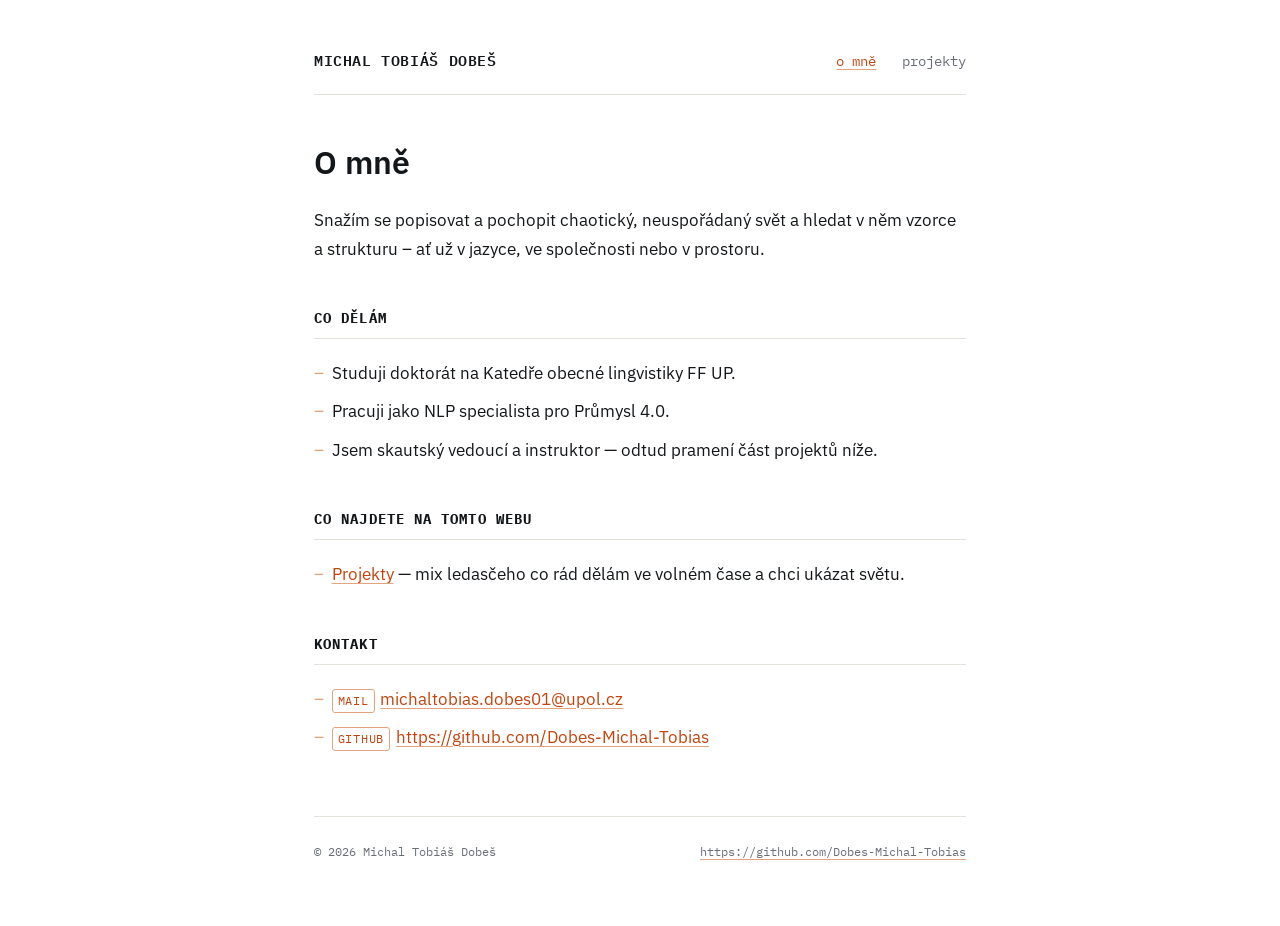
<file: index.html>
<!doctype html>
<html lang="cs">
<head>
<meta charset="utf-8">
<meta name="viewport" content="width=device-width, initial-scale=1">
<title>Michal Tobiáš Dobeš</title>
<meta name="description" content="Osobní stránka Michala Tobiáše Dobeše — projekty a texty na pomezí computational linguistics, computational social science a spatial analysis.">
<link rel="icon" href="assets/favicon.svg" type="image/svg+xml">
<meta property="og:type" content="website">
<meta property="og:locale" content="cs_CZ">
<meta property="og:title" content="Michal Tobiáš Dobeš">
<meta property="og:description" content="Osobní stránka Michala Tobiáše Dobeše — projekty a texty na pomezí computational linguistics, computational social science a spatial analysis.">
<meta name="twitter:card" content="summary">
<link rel="preconnect" href="https://fonts.googleapis.com">
<link rel="preconnect" href="https://fonts.gstatic.com" crossorigin>
<link href="https://fonts.googleapis.com/css2?family=IBM+Plex+Mono:wght@400;500;600&family=IBM+Plex+Sans:wght@400;500;600;700&display=swap" rel="stylesheet">
<link rel="stylesheet" href="styles.css">
<script data-goatcounter="https://michaltobiasdobes.goatcounter.com/count" async src="//gc.zgo.at/count.js"></script>
</head>
<body>
<div class="wrap">

<header class="site">
  <div class="site-name"><a href="index.html">Michal Tobiáš Dobeš</a></div>
  <nav class="site-nav" aria-label="Hlavní navigace">
    <a href="index.html" aria-current="page">o mně</a>
    <a href="projekty.html">projekty</a>
  </nav>
</header>

<main>
  <h1 class="page-title">O mně</h1>
 <!--  <p class="subtitle">Computational Linguistics · Computational Social Science · Spatial Analysis</p> -->

  <section class="block">
    <p>Snažím se popisovat a pochopit chaotický, neuspořádaný svět a hledat v něm vzorce a strukturu – ať už v jazyce, ve společnosti nebo v prostoru.</p>
  </section>

  <section class="block">
    <h2 class="section-label">co dělám</h2>
    <ul class="plain">
      <li>Studuji doktorát na Katedře obecné lingvistiky FF UP.</li>
      <li>Pracuji jako NLP specialista pro Průmysl 4.0.</li>
      <li>Jsem skautský vedoucí a instruktor — odtud pramení část projektů níže.</li>
    </ul>
  </section>

  <section class="block">
    <h2 class="section-label">co najdete na tomto webu</h2>
    <ul class="plain">
      <li><a href="projekty.html">Projekty</a> — mix ledasčeho co rád dělám ve volném čase a chci ukázat světu.</li>
    </ul>
  </section>

  <section class="block">
    <h2 class="section-label">kontakt</h2>
    <ul class="plain">
      <li><span class="tag">mail</span><a href="mailto:michaltobias.dobes01@upol.cz">michaltobias.dobes01@upol.cz</a></li>
      <li><span class="tag">github</span><a href="https://github.com/Dobes-Michal-Tobias" target="_blank" rel="noopener noreferrer">https://github.com/Dobes-Michal-Tobias</a></li>
    </ul>
  </section>
</main>

<footer class="site">
  <span>© 2026 Michal Tobiáš Dobeš</span>
  <a href="https://github.com/Dobes-Michal-Tobias" target="_blank" rel="noopener noreferrer">https://github.com/Dobes-Michal-Tobias</a>
</footer>

</div>
</body>
</html>
</file>
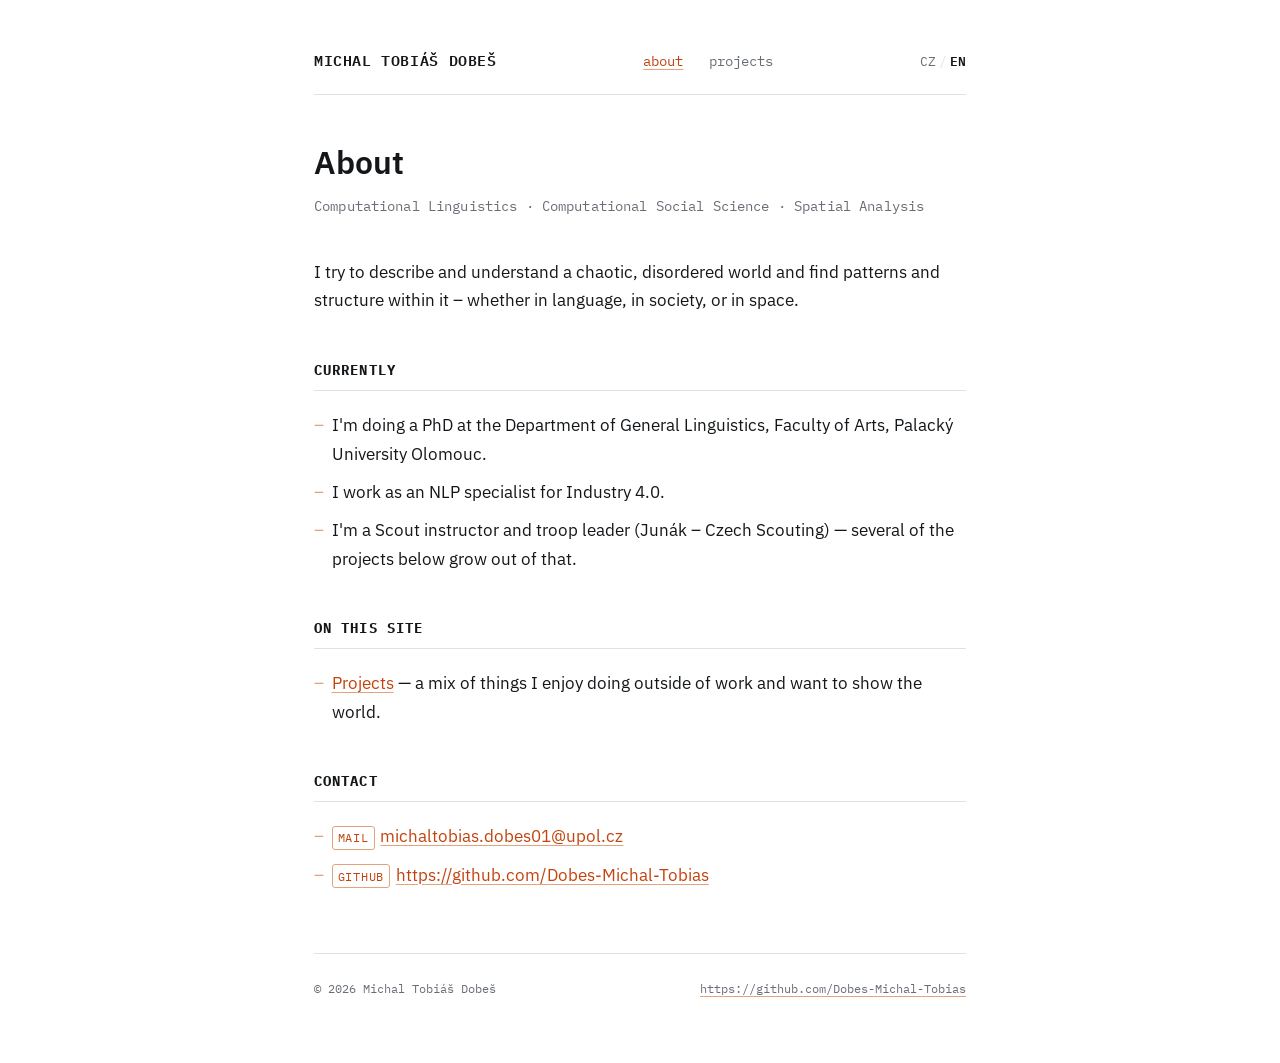
<file: en/index.html>
<!doctype html>
<html lang="en">
<head>
<meta charset="utf-8">
<meta name="viewport" content="width=device-width, initial-scale=1">
<title>Michal Tobiáš Dobeš</title>
<meta name="description" content="Personal site of Michal Tobiáš Dobeš — projects and writing at the intersection of computational linguistics, computational social science and spatial humanities.">
<link rel="alternate" hreflang="cs" href="../index.html">
<link rel="preconnect" href="https://fonts.googleapis.com">
<link rel="preconnect" href="https://fonts.gstatic.com" crossorigin>
<link href="https://fonts.googleapis.com/css2?family=IBM+Plex+Mono:wght@400;500;600&family=IBM+Plex+Sans:wght@400;500;600;700&display=swap" rel="stylesheet">
<link rel="stylesheet" href="../styles.css">
<script data-goatcounter="https://michaltobiasdobes.goatcounter.com/count" async src="//gc.zgo.at/count.js"></script>
</head>
<body>
<div class="wrap">

<header class="site">
  <div class="site-name"><a href="index.html">Michal Tobiáš Dobeš</a></div>
  <nav class="site-nav" aria-label="Main navigation">
    <a href="index.html" aria-current="page">about</a>
    <a href="projekty.html">projects</a>
  </nav>
  <div class="lang-switch">
    <a href="../index.html">CZ</a><span>/</span><a class="active" href="index.html">EN</a>
  </div>
</header>

<main>
  <h1 class="page-title">About</h1>
  <p class="subtitle">Computational Linguistics · Computational Social Science · Spatial Analysis</p>

  <section class="block">
    <p>I try to describe and understand a chaotic, disordered world and find patterns and structure within it – whether in language, in society, or in space.</p>
  </section>

  <section class="block">
    <h2 class="section-label">currently</h2>
    <ul class="plain">
      <li>I'm doing a PhD at the Department of General Linguistics, Faculty of Arts, Palacký University Olomouc.</li>
      <li>I work as an NLP specialist for Industry 4.0.</li>
      <li>I'm a Scout instructor and troop leader (Junák – Czech Scouting) — several of the projects below grow out of that.</li>
    </ul>
  </section>

  <section class="block">
    <h2 class="section-label">on this site</h2>
    <ul class="plain">
      <li><a href="projekty.html">Projects</a> — a mix of things I enjoy doing outside of work and want to show the world.</li>
    </ul>
  </section>

  <section class="block">
    <h2 class="section-label">contact</h2>
    <ul class="plain">
      <li><span class="tag">mail</span><a href="mailto:michaltobias.dobes01@upol.cz">michaltobias.dobes01@upol.cz</a></li>
      <li><span class="tag">github</span><a href="https://github.com/Dobes-Michal-Tobias" target="_blank" rel="noopener noreferrer">https://github.com/Dobes-Michal-Tobias</a></li>
    </ul>
  </section>
</main>

<footer class="site">
  <span>© 2026 Michal Tobiáš Dobeš</span>
  <a href="https://github.com/Dobes-Michal-Tobias" target="_blank" rel="noopener noreferrer">https://github.com/Dobes-Michal-Tobias</a>
</footer>

</div>
</body>
</html>
</file>
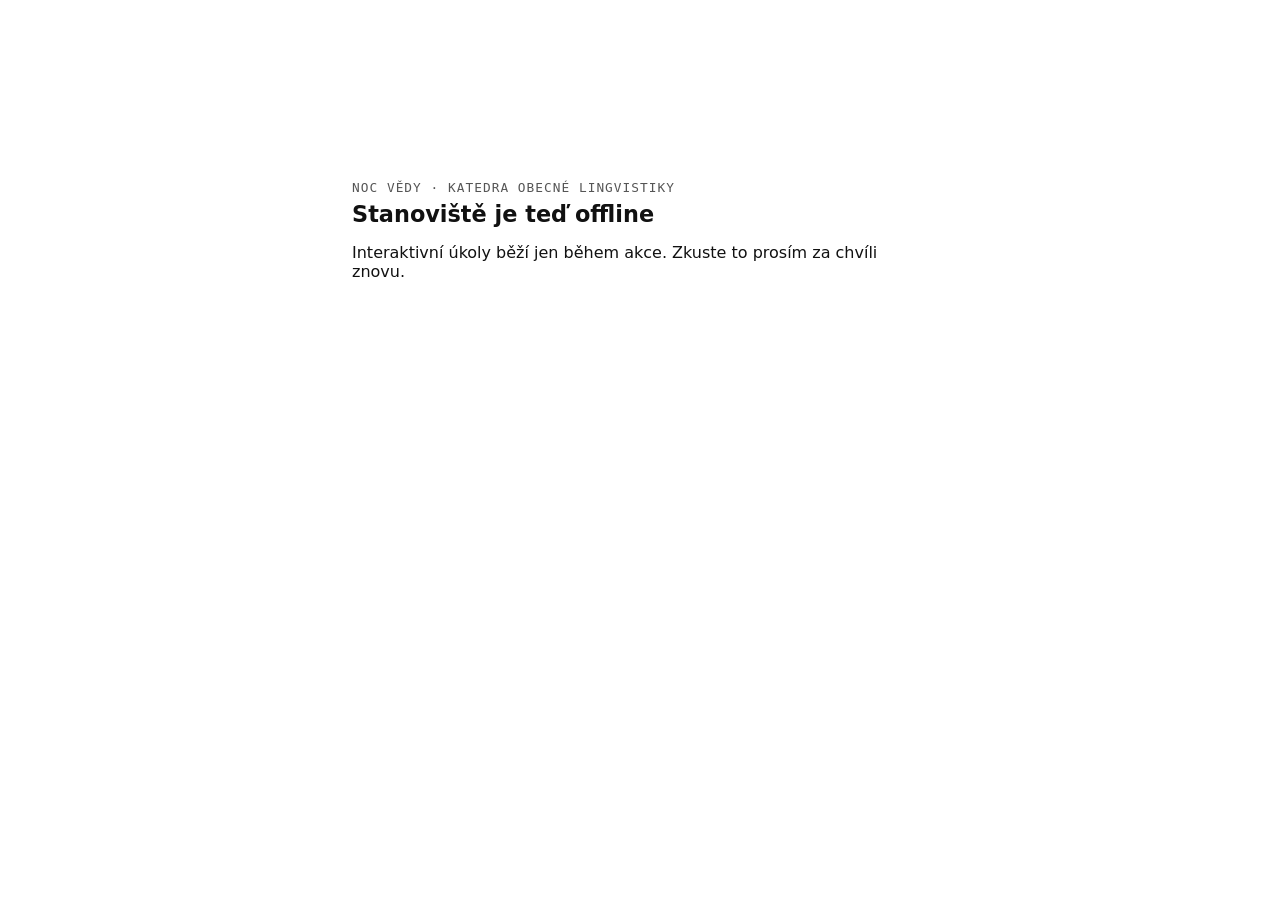
<file: nocvedy/index.html>
<!doctype html>
<html lang="cs">
<head>
<meta charset="utf-8">
<meta name="viewport" content="width=device-width, initial-scale=1">
<title>Noc vědy — Katedra obecné lingvistiky</title>
<meta name="robots" content="noindex">
<meta name="description" content="Interaktivní stanoviště Katedry obecné lingvistiky na Noci vědy.">
<link rel="icon" href="../assets/favicon.svg" type="image/svg+xml">
<style>
  body { margin: 0; background: #fff; color: #111; font-family: "IBM Plex Sans", system-ui, sans-serif; }
  main { max-width: 36rem; margin: 20vh auto 0; padding: 0 16px; }
  .eyebrow { font-family: "IBM Plex Mono", ui-monospace, monospace; font-size: .8rem; text-transform: uppercase; letter-spacing: .08em; color: #555; }
  h1 { font-size: 1.4rem; margin: .4rem 0 1rem; }
  a { color: inherit; }
  #offline { display: none; }
</style>
</head>
<body>
<main>
  <div class="eyebrow">Noc vědy · Katedra obecné lingvistiky</div>
  <div id="loading">
    <h1>Přesměrovávám na stanoviště…</h1>
    <noscript><p>Pro přesměrování je potřeba zapnout JavaScript.</p></noscript>
  </div>
  <div id="offline">
    <h1>Stanoviště je teď offline</h1>
    <p>Interaktivní úkoly běží jen během akce. Zkuste to prosím za chvíli znovu.</p>
  </div>
</main>
<script>
  // Aktuální adresu tunelu zapisuje NocVědy/scripts/publish_tunnel_url.ps1.
  // Parametr t obchází cache GitHub Pages, aby změna adresy platila hned.
  function offline() {
    document.getElementById('loading').style.display = 'none';
    document.getElementById('offline').style.display = 'block';
  }
  fetch('target.json?t=' + Date.now(), { cache: 'no-store' })
    .then(function (r) { return r.json(); })
    .then(function (d) { if (d.url) location.replace(d.url); else offline(); })
    .catch(offline);
</script>
</body>
</html>
</file>
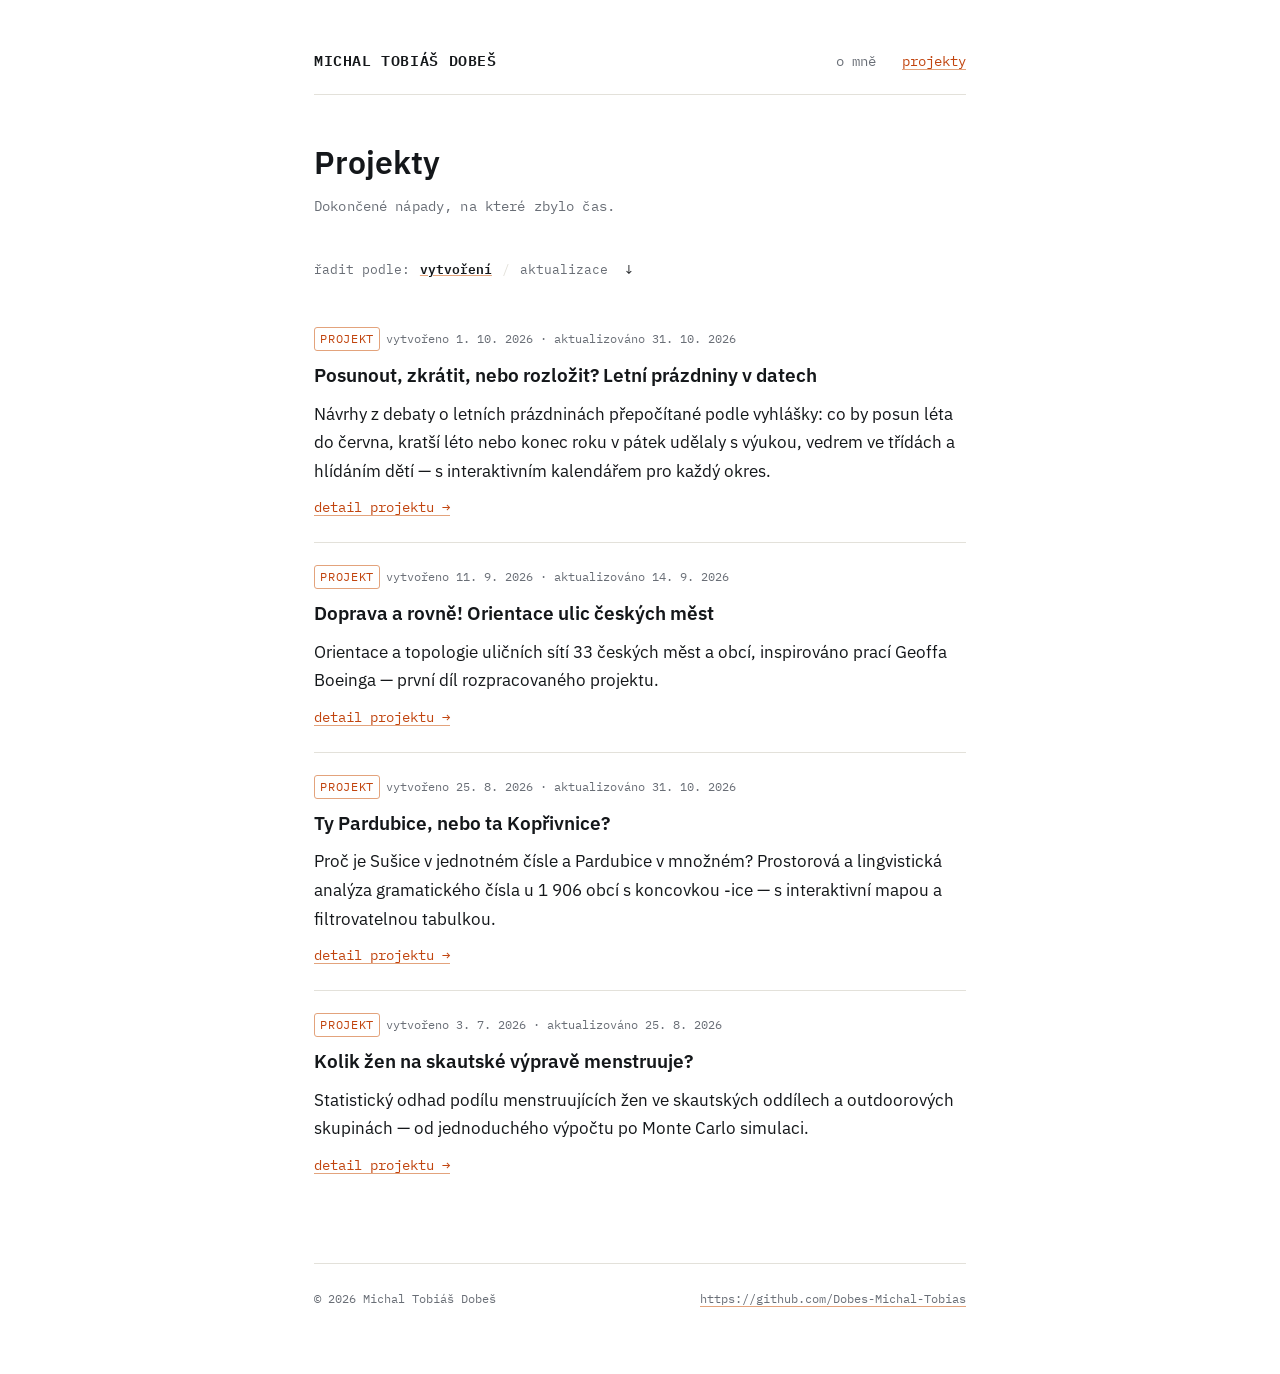
<file: projekty.html>
<!doctype html>
<html lang="cs">
<head>
<meta charset="utf-8">
<meta name="viewport" content="width=device-width, initial-scale=1">
<title>Projekty — Michal Tobiáš Dobeš</title>
<meta name="description" content="Vedlejší projekty, experimenty a popularizační texty Michala Tobiáše Dobeše.">
<link rel="icon" href="assets/favicon.svg" type="image/svg+xml">
<meta property="og:type" content="website">
<meta property="og:locale" content="cs_CZ">
<meta property="og:title" content="Projekty — Michal Tobiáš Dobeš">
<meta property="og:description" content="Vedlejší projekty, experimenty a popularizační texty Michala Tobiáše Dobeše.">
<meta name="twitter:card" content="summary">
<link rel="preconnect" href="https://fonts.googleapis.com">
<link rel="preconnect" href="https://fonts.gstatic.com" crossorigin>
<link href="https://fonts.googleapis.com/css2?family=IBM+Plex+Mono:wght@400;500;600&family=IBM+Plex+Sans:wght@400;500;600;700&display=swap" rel="stylesheet">
<link rel="stylesheet" href="styles.css">
<script data-goatcounter="https://michaltobiasdobes.goatcounter.com/count" async src="//gc.zgo.at/count.js"></script>
</head>
<body>
<div class="wrap">

<header class="site">
  <div class="site-name"><a href="index.html">Michal Tobiáš Dobeš</a></div>
  <nav class="site-nav" aria-label="Hlavní navigace">
    <a href="index.html">o mně</a>
    <a href="projekty.html" aria-current="page">projekty</a>
  </nav>
</header>

<main>
  <h1 class="page-title">Projekty</h1>
  <p class="subtitle">Dokončené nápady, na které zbylo čas.</p>

  <div class="sort-control" role="group" aria-label="Řazení projektů">
    řadit podle:
    <button type="button" class="sort-btn active" data-sort="created">vytvoření</button>
    <span class="sep">/</span>
    <button type="button" class="sort-btn" data-sort="updated">aktualizace</button>
    <button type="button" class="sort-dir-btn" aria-label="Obrátit směr řazení" title="Obrátit směr řazení">↓</button>
  </div>

  <section class="block">
    <div class="entries">

      <div class="entry" data-created="2026-10-01" data-updated="2026-10-31">
        <p class="entry-meta"><span class="tag">Projekt</span>vytvořeno 1. 10. 2026 · aktualizováno 31. 10. 2026</p>
        <h3 class="entry-title">Posunout, zkrátit, nebo rozložit? Letní prázdniny v datech</h3>
        <p class="entry-desc">Návrhy z debaty o letních prázdninách přepočítané podle vyhlášky: co by posun léta do června, kratší léto nebo konec roku v pátek udělaly s výukou, vedrem ve třídách a hlídáním dětí — s interaktivním kalendářem pro každý okres.</p>
        <p class="entry-link"><a href="projekty/skolni-prazdniny.html">detail projektu →</a></p>
      </div>

      <div class="entry" data-created="2026-09-11" data-updated="2026-09-14">
        <p class="entry-meta"><span class="tag">Projekt</span>vytvořeno 11. 9. 2026 · aktualizováno 14. 9. 2026</p>
        <h3 class="entry-title"> Doprava a rovně! Orientace ulic českých měst</h3>
        <p class="entry-desc">Orientace a topologie uličních sítí 33 českých měst a obcí, inspirováno prací Geoffa Boeinga — první díl rozpracovaného projektu.</p>
        <p class="entry-link"><a href="projekty/urban-morphology.html">detail projektu →</a></p>
      </div>

      <div class="entry" data-created="2026-07-03" data-updated="2026-08-25">
        <p class="entry-meta"><span class="tag">Projekt</span>vytvořeno 3. 7. 2026 · aktualizováno 25. 8. 2026</p>
        <h3 class="entry-title">Kolik žen na skautské výpravě menstruuje?</h3>
        <p class="entry-desc">Statistický odhad podílu menstruujících žen ve skautských oddílech a outdoorových skupinách — od jednoduchého výpočtu po Monte Carlo simulaci.</p>
        <p class="entry-link"><a href="projekty/kolik-zen-menstruuje.html">detail projektu →</a></p>
      </div>

      <div class="entry" data-created="2026-08-25" data-updated="2026-10-31">
        <p class="entry-meta"><span class="tag">Projekt</span>vytvořeno 25. 8. 2026 · aktualizováno 31. 10. 2026</p>
        <h3 class="entry-title">Ty Pardubice, nebo ta Kopřivnice?</h3>
        <p class="entry-desc">Proč je Sušice v jednotném čísle a Pardubice v množném? Prostorová a lingvistická analýza gramatického čísla u 1 906 obcí s koncovkou -ice — s interaktivní mapou a filtrovatelnou tabulkou.</p>
        <p class="entry-link"><a href="projekty/obce-na-ice.html">detail projektu →</a></p>
      </div>

    </div>
  </section>
</main>

<script>
(function () {
  var list = document.querySelector('.entries');
  var buttons = document.querySelectorAll('.sort-btn');
  var dirBtn = document.querySelector('.sort-dir-btn');
  if (!list || !buttons.length) return;

  var currentKey = 'created';
  var currentDir = 'desc';

  function applySort() {
    var entries = Array.prototype.slice.call(list.querySelectorAll('.entry'));
    entries.sort(function (a, b) {
      var cmp = a.dataset[currentKey].localeCompare(b.dataset[currentKey]);
      return currentDir === 'desc' ? -cmp : cmp;
    });
    entries.forEach(function (el) { list.appendChild(el); });
    if (dirBtn) {
      dirBtn.textContent = currentDir === 'desc' ? '↓' : '↑';
      dirBtn.setAttribute('aria-label', currentDir === 'desc'
        ? 'Řazeno od nejnovějšího — přepnout na od nejstaršího'
        : 'Řazeno od nejstaršího — přepnout na od nejnovějšího');
    }
  }

  buttons.forEach(function (btn) {
    btn.addEventListener('click', function () {
      buttons.forEach(function (b) { b.classList.remove('active'); });
      btn.classList.add('active');
      currentKey = btn.dataset.sort;
      applySort();
    });
  });

  if (dirBtn) {
    dirBtn.addEventListener('click', function () {
      currentDir = currentDir === 'desc' ? 'asc' : 'desc';
      applySort();
    });
  }

  applySort();
})();
</script>

<footer class="site">
  <span>© 2026 Michal Tobiáš Dobeš</span>
  <a href="https://github.com/Dobes-Michal-Tobias" target="_blank" rel="noopener noreferrer">https://github.com/Dobes-Michal-Tobias</a>
</footer>

</div>
</body>
</html>
</file>
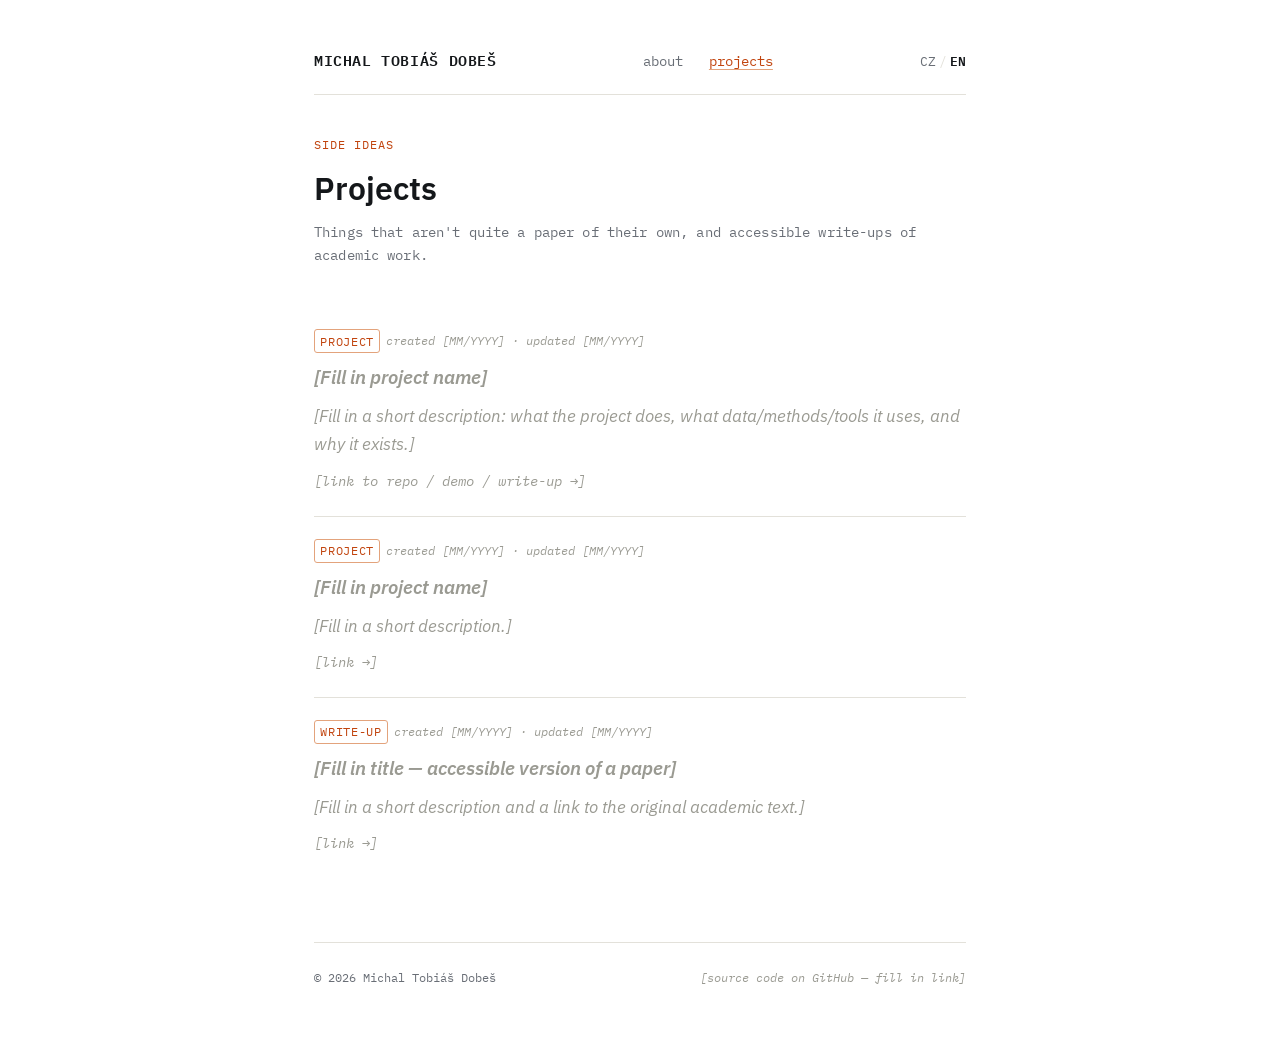
<file: en/projekty.html>
<!doctype html>
<html lang="en">
<head>
<meta charset="utf-8">
<meta name="viewport" content="width=device-width, initial-scale=1">
<title>Projects — Michal Tobiáš Dobeš</title>
<meta name="description" content="Side projects, experiments and accessible write-ups by Michal Tobiáš Dobeš.">
<link rel="alternate" hreflang="cs" href="../projekty.html">
<link rel="preconnect" href="https://fonts.googleapis.com">
<link rel="preconnect" href="https://fonts.gstatic.com" crossorigin>
<link href="https://fonts.googleapis.com/css2?family=IBM+Plex+Mono:wght@400;500;600&family=IBM+Plex+Sans:wght@400;500;600;700&display=swap" rel="stylesheet">
<link rel="stylesheet" href="../styles.css">
<script data-goatcounter="https://michaltobiasdobes.goatcounter.com/count" async src="//gc.zgo.at/count.js"></script>
</head>
<body>
<div class="wrap">

<header class="site">
  <div class="site-name"><a href="index.html">Michal Tobiáš Dobeš</a></div>
  <nav class="site-nav" aria-label="Main navigation">
    <a href="index.html">about</a>
    <a href="projekty.html" aria-current="page">projects</a>
  </nav>
  <div class="lang-switch">
    <a href="../projekty.html">CZ</a><span>/</span><a class="active" href="projekty.html">EN</a>
  </div>
</header>

<main>
  <p class="eyebrow">side ideas</p>
  <h1 class="page-title">Projects</h1>
  <p class="subtitle">Things that aren't quite a paper of their own, and accessible write-ups of academic work.</p>

  <section class="block">

    <div class="entry">
      <p class="entry-meta"><span class="tag">project</span><span class="placeholder">created [MM/YYYY] · updated [MM/YYYY]</span></p>
      <h3 class="entry-title placeholder">[Fill in project name]</h3>
      <p class="entry-desc placeholder">[Fill in a short description: what the project does, what data/methods/tools it uses, and why it exists.]</p>
      <p class="entry-link placeholder">[link to repo / demo / write-up →]</p>
    </div>

    <div class="entry">
      <p class="entry-meta"><span class="tag">project</span><span class="placeholder">created [MM/YYYY] · updated [MM/YYYY]</span></p>
      <h3 class="entry-title placeholder">[Fill in project name]</h3>
      <p class="entry-desc placeholder">[Fill in a short description.]</p>
      <p class="entry-link placeholder">[link →]</p>
    </div>

    <div class="entry">
      <p class="entry-meta"><span class="tag">write-up</span><span class="placeholder">created [MM/YYYY] · updated [MM/YYYY]</span></p>
      <h3 class="entry-title placeholder">[Fill in title — accessible version of a paper]</h3>
      <p class="entry-desc placeholder">[Fill in a short description and a link to the original academic text.]</p>
      <p class="entry-link placeholder">[link →]</p>
    </div>

  </section>
</main>

<footer class="site">
  <span>© 2026 Michal Tobiáš Dobeš</span>
  <span class="placeholder">[source code on GitHub — fill in link]</span>
</footer>

</div>
</body>
</html>
</file>
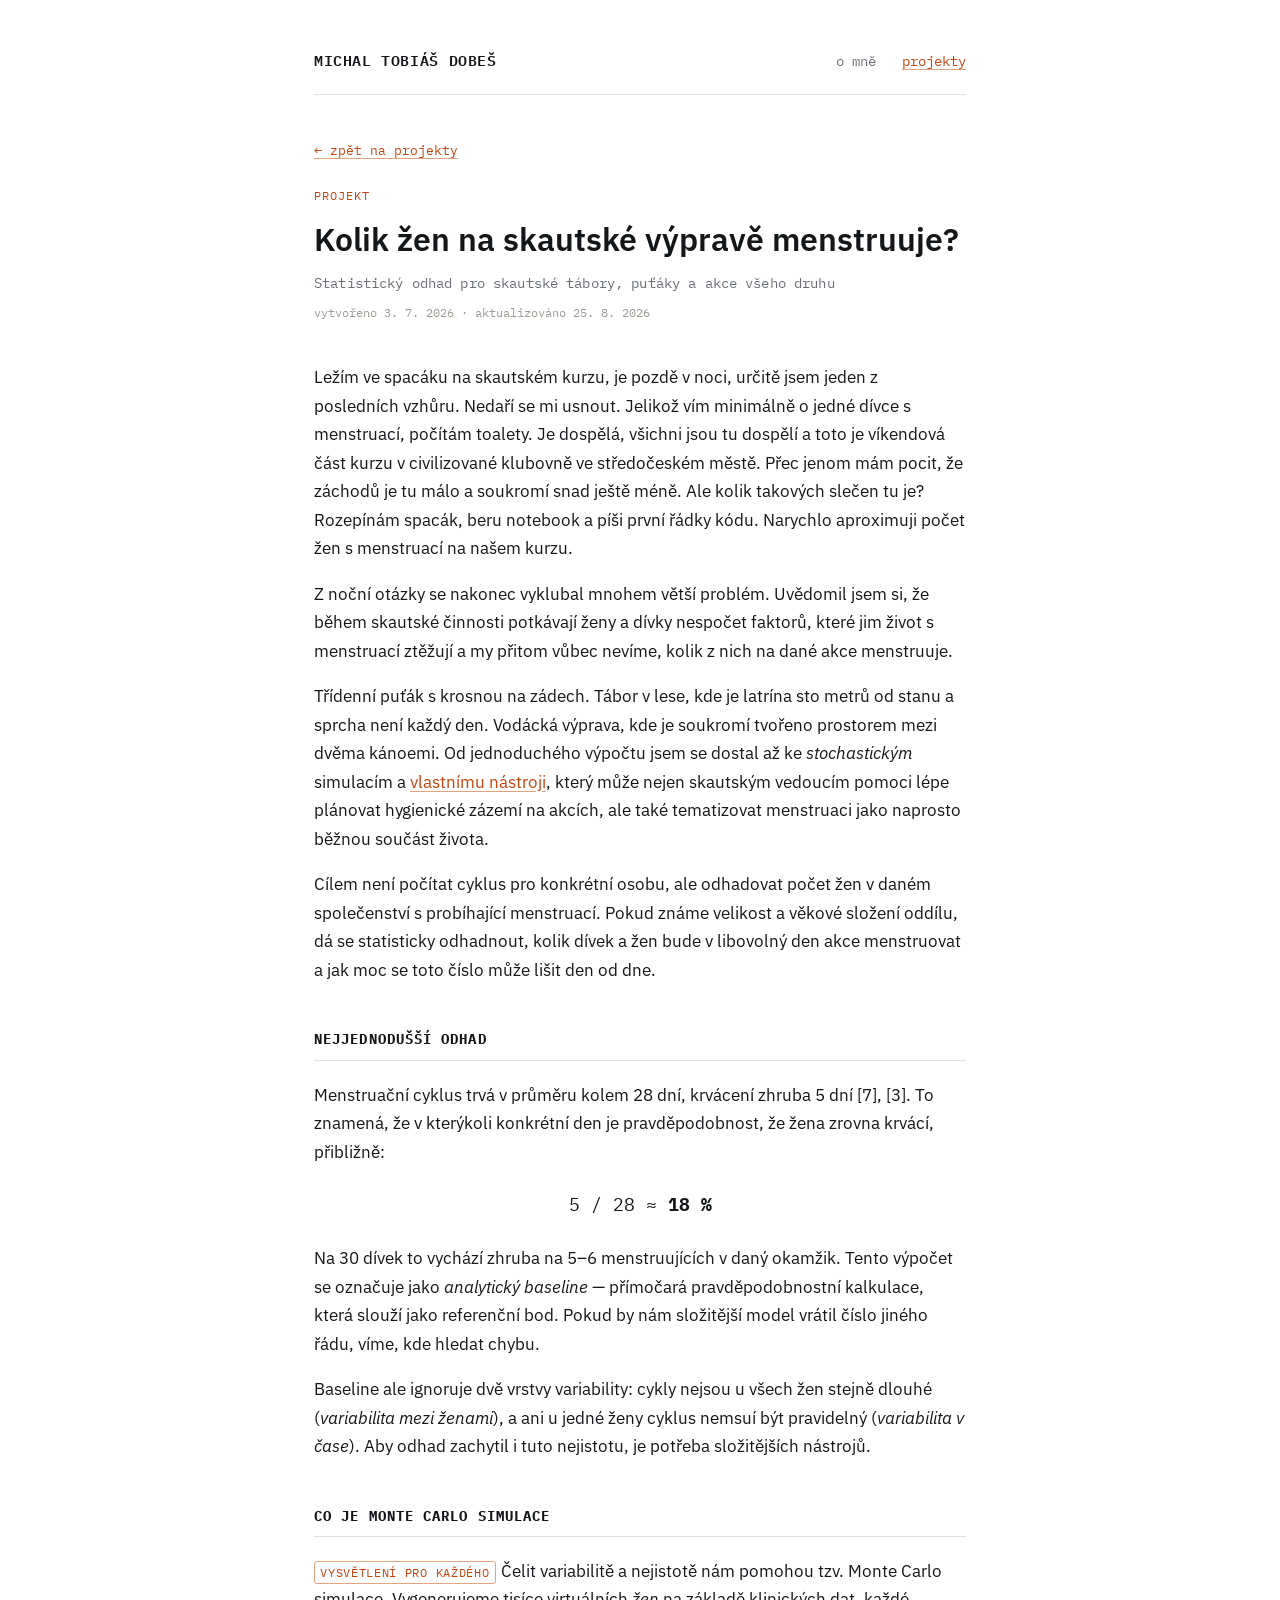
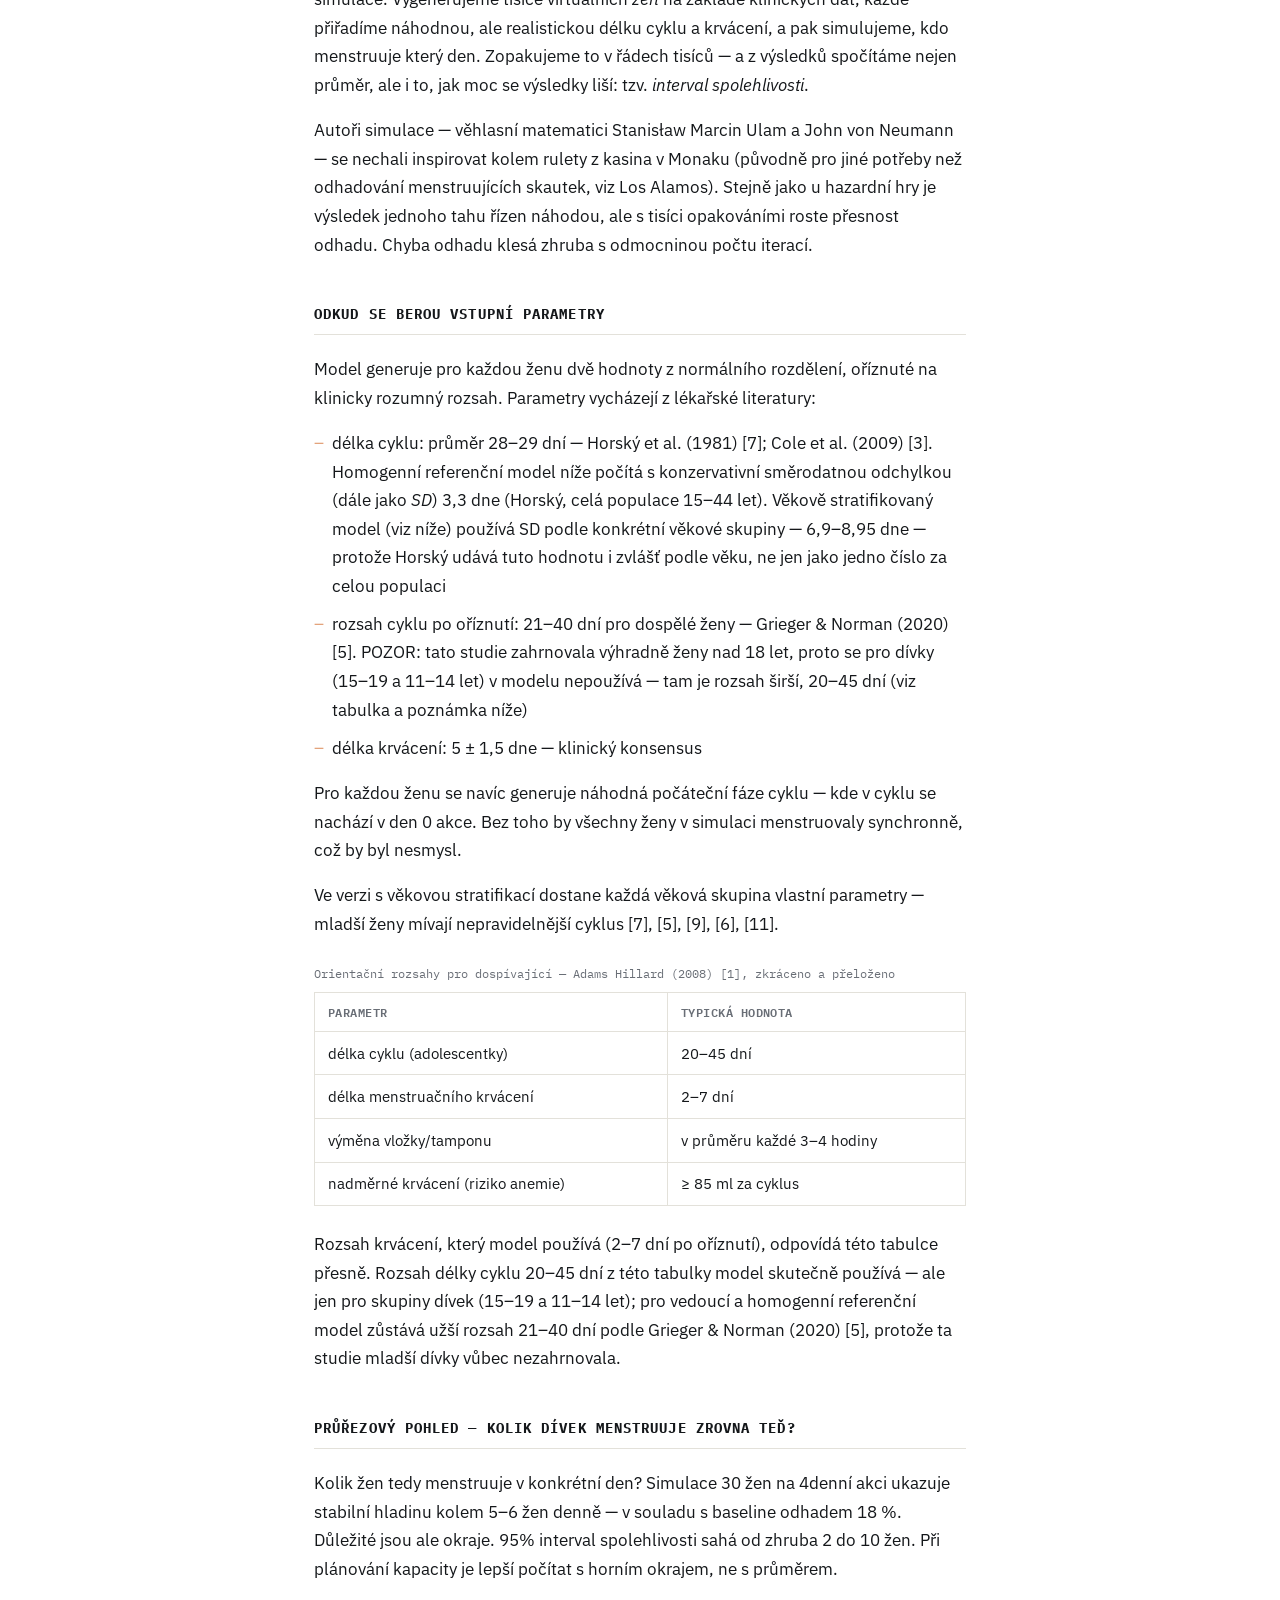
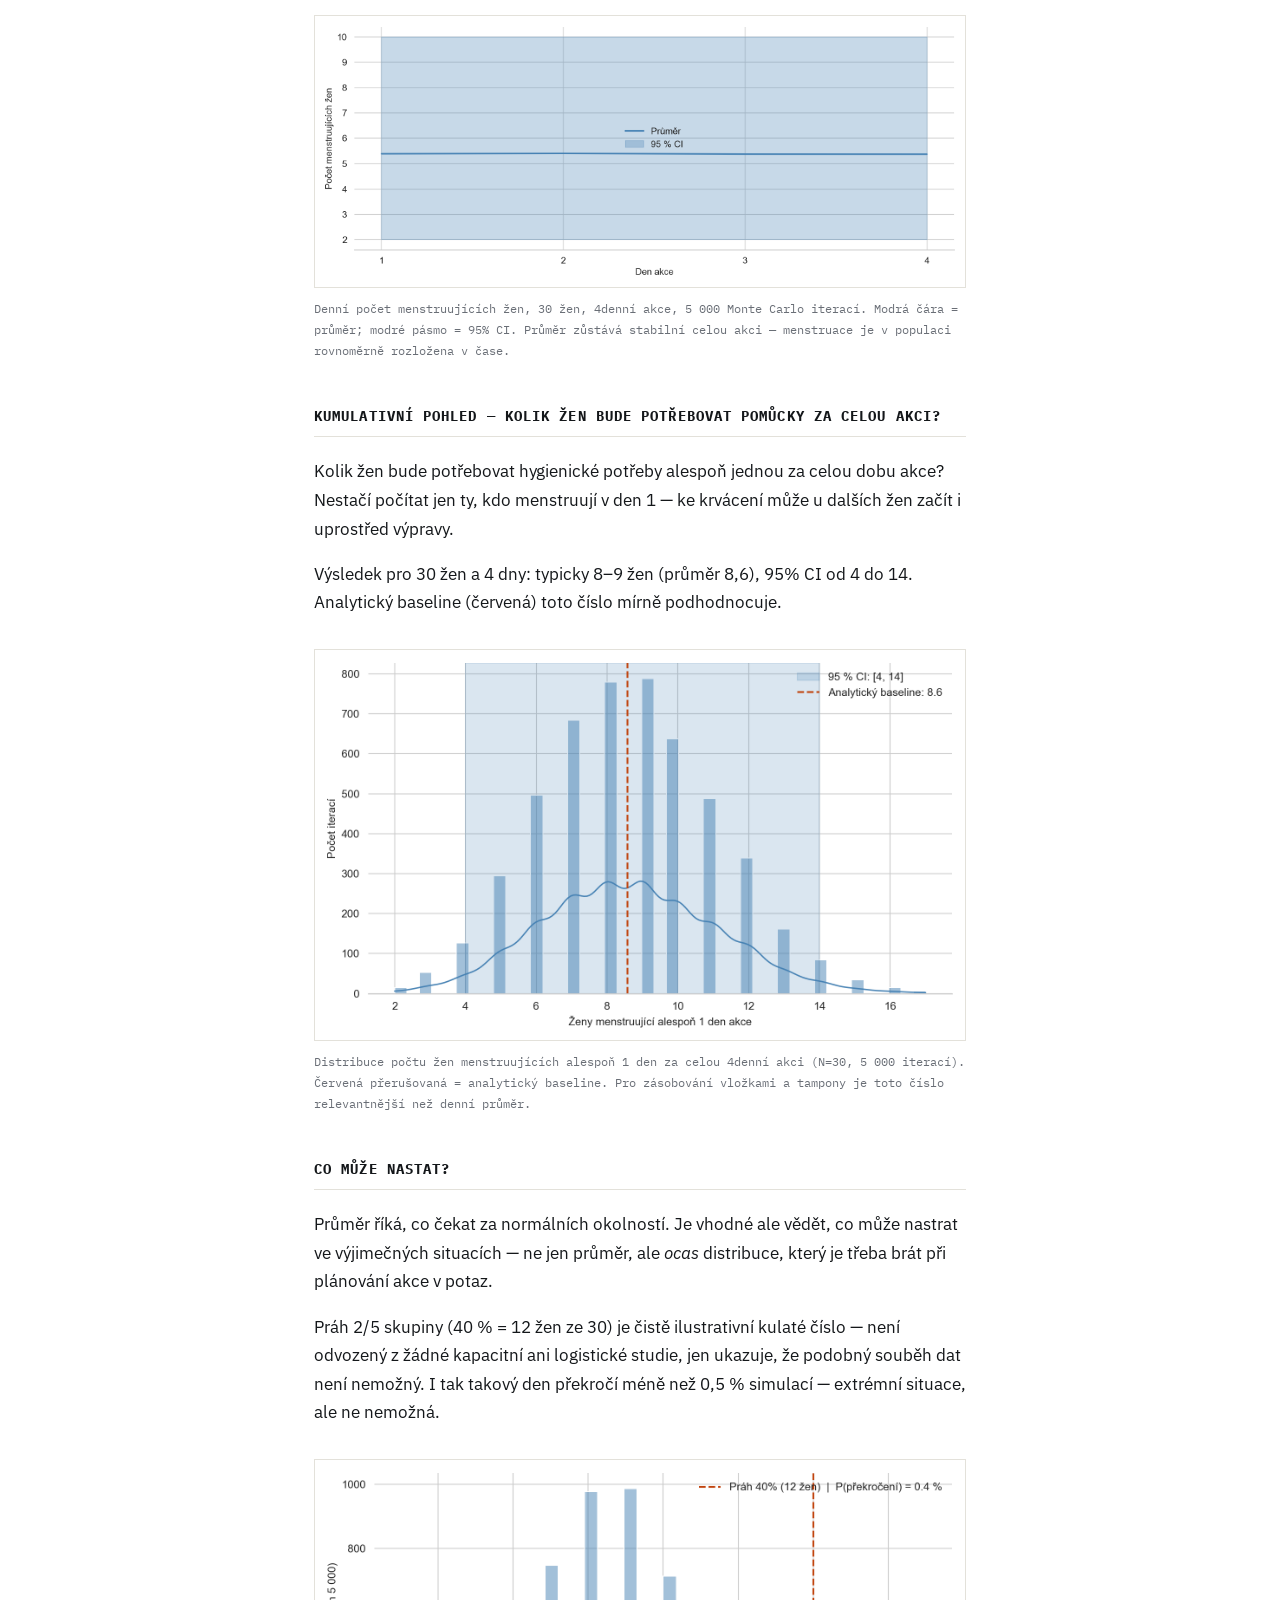
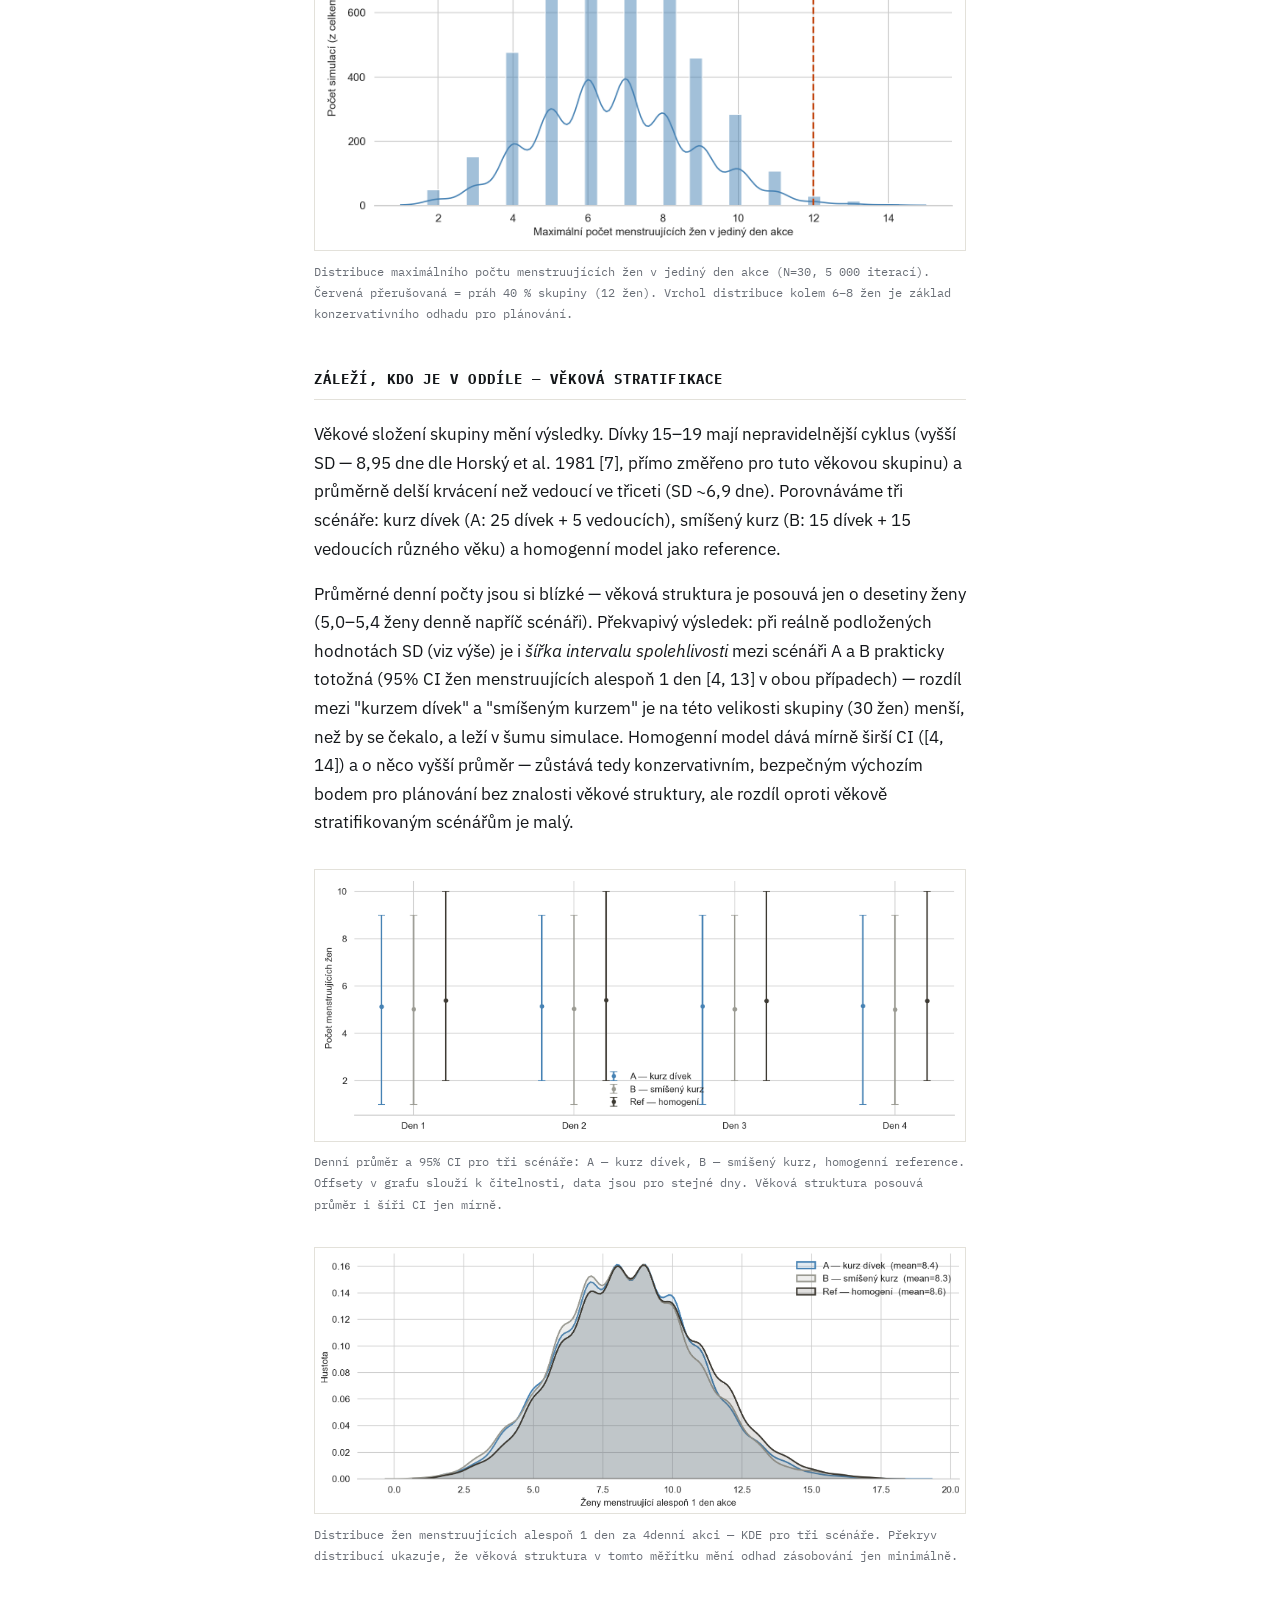
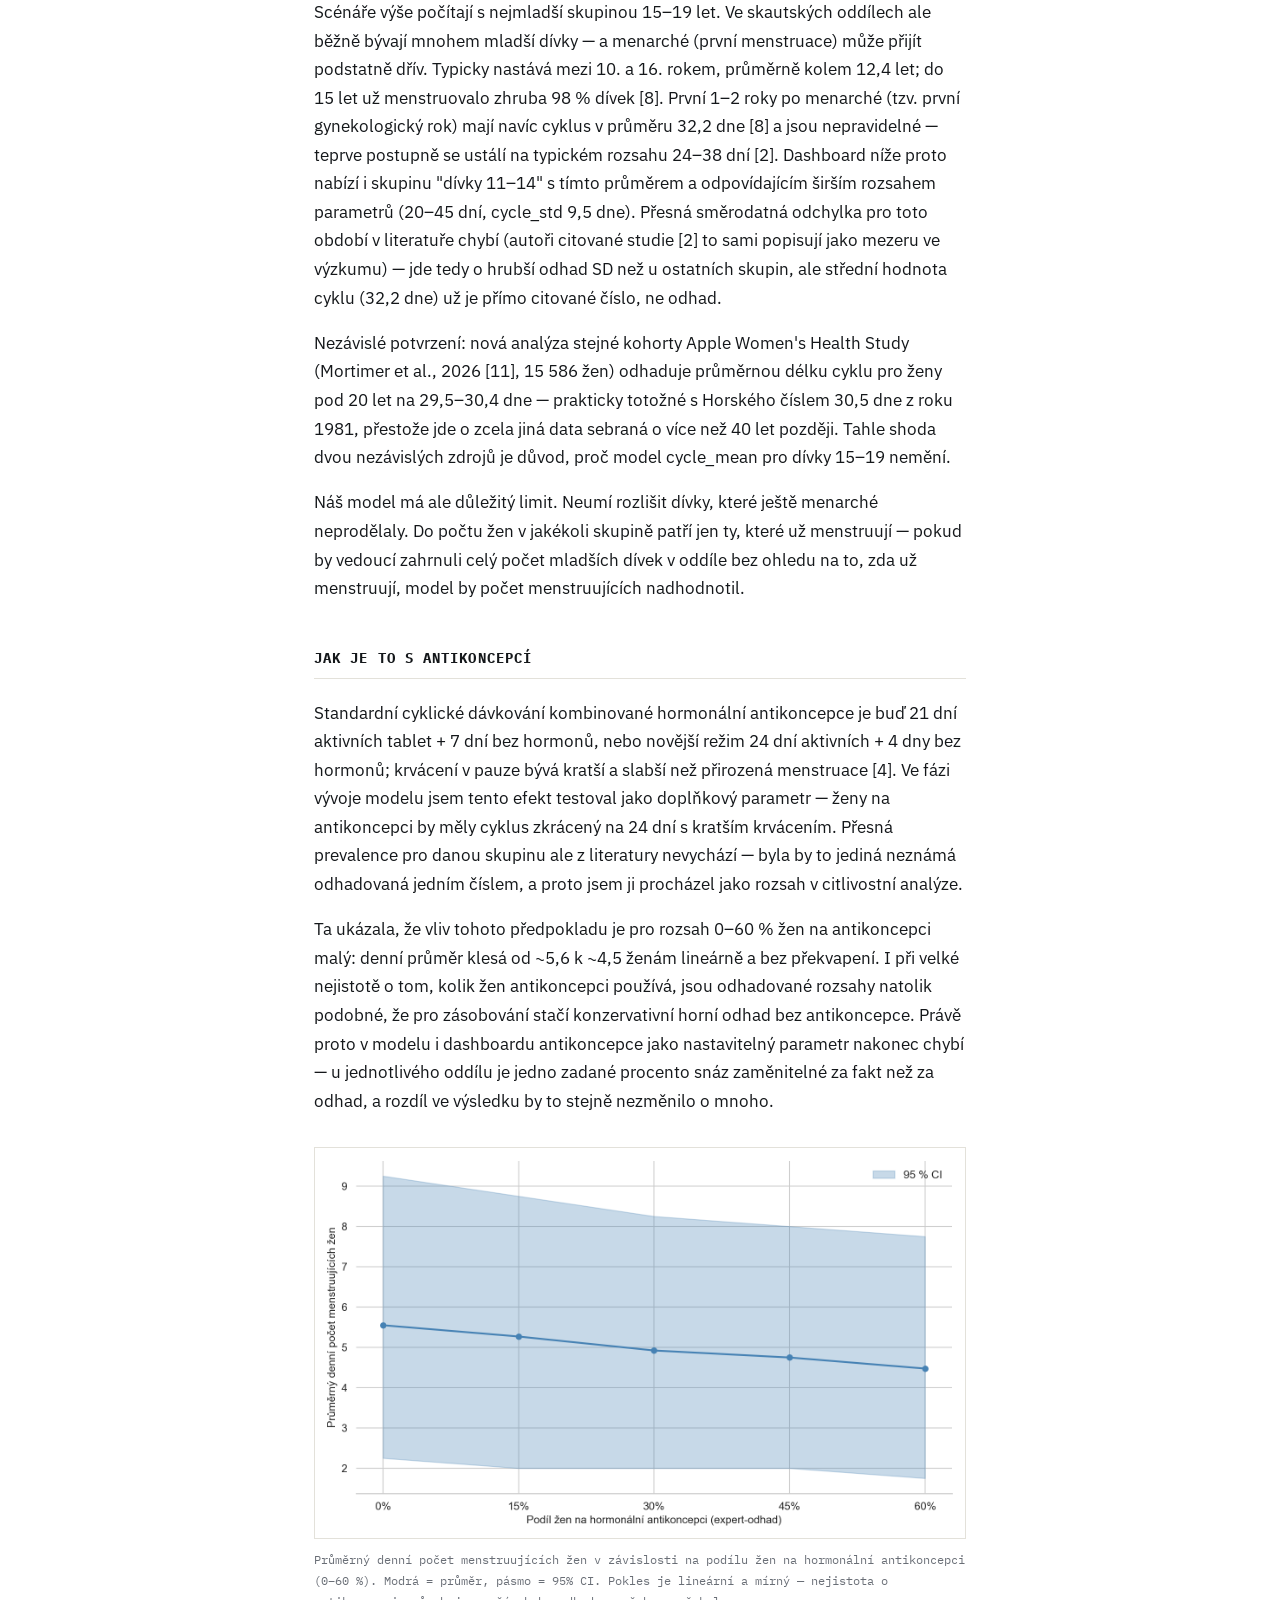
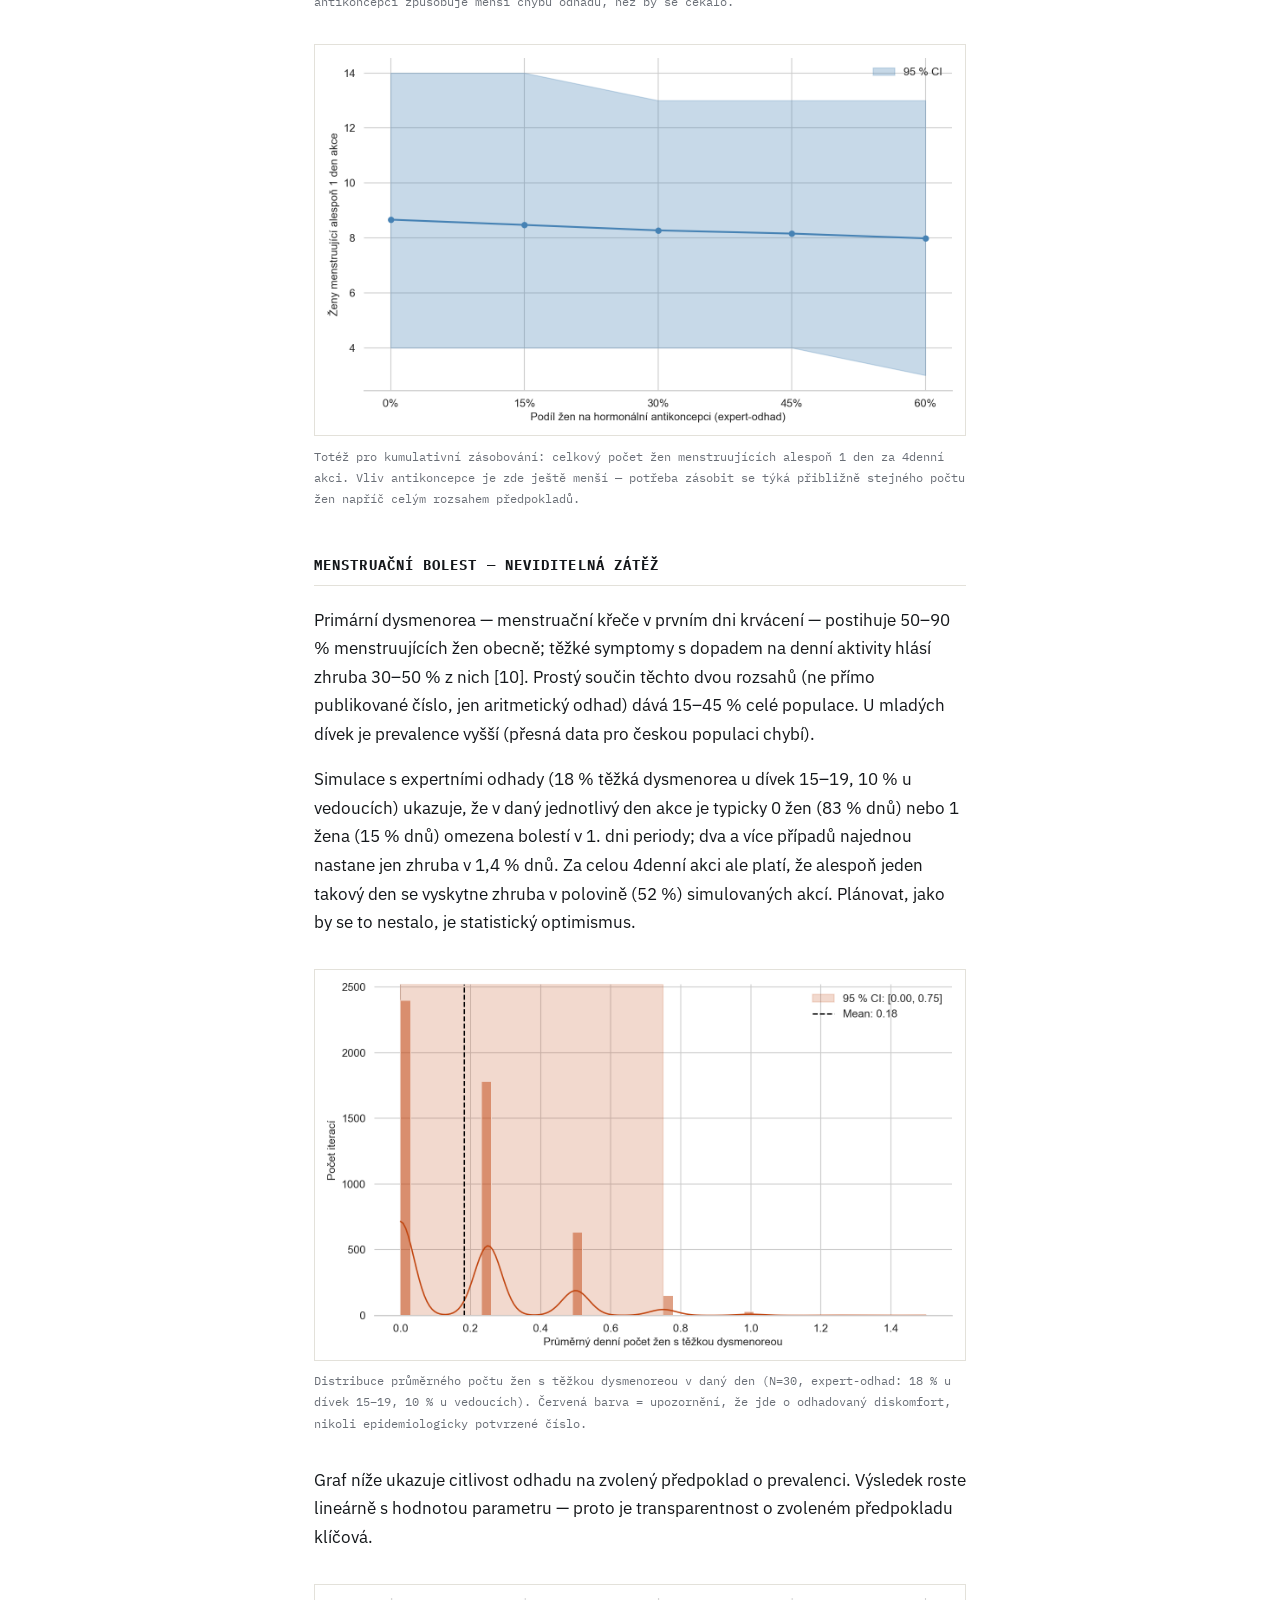
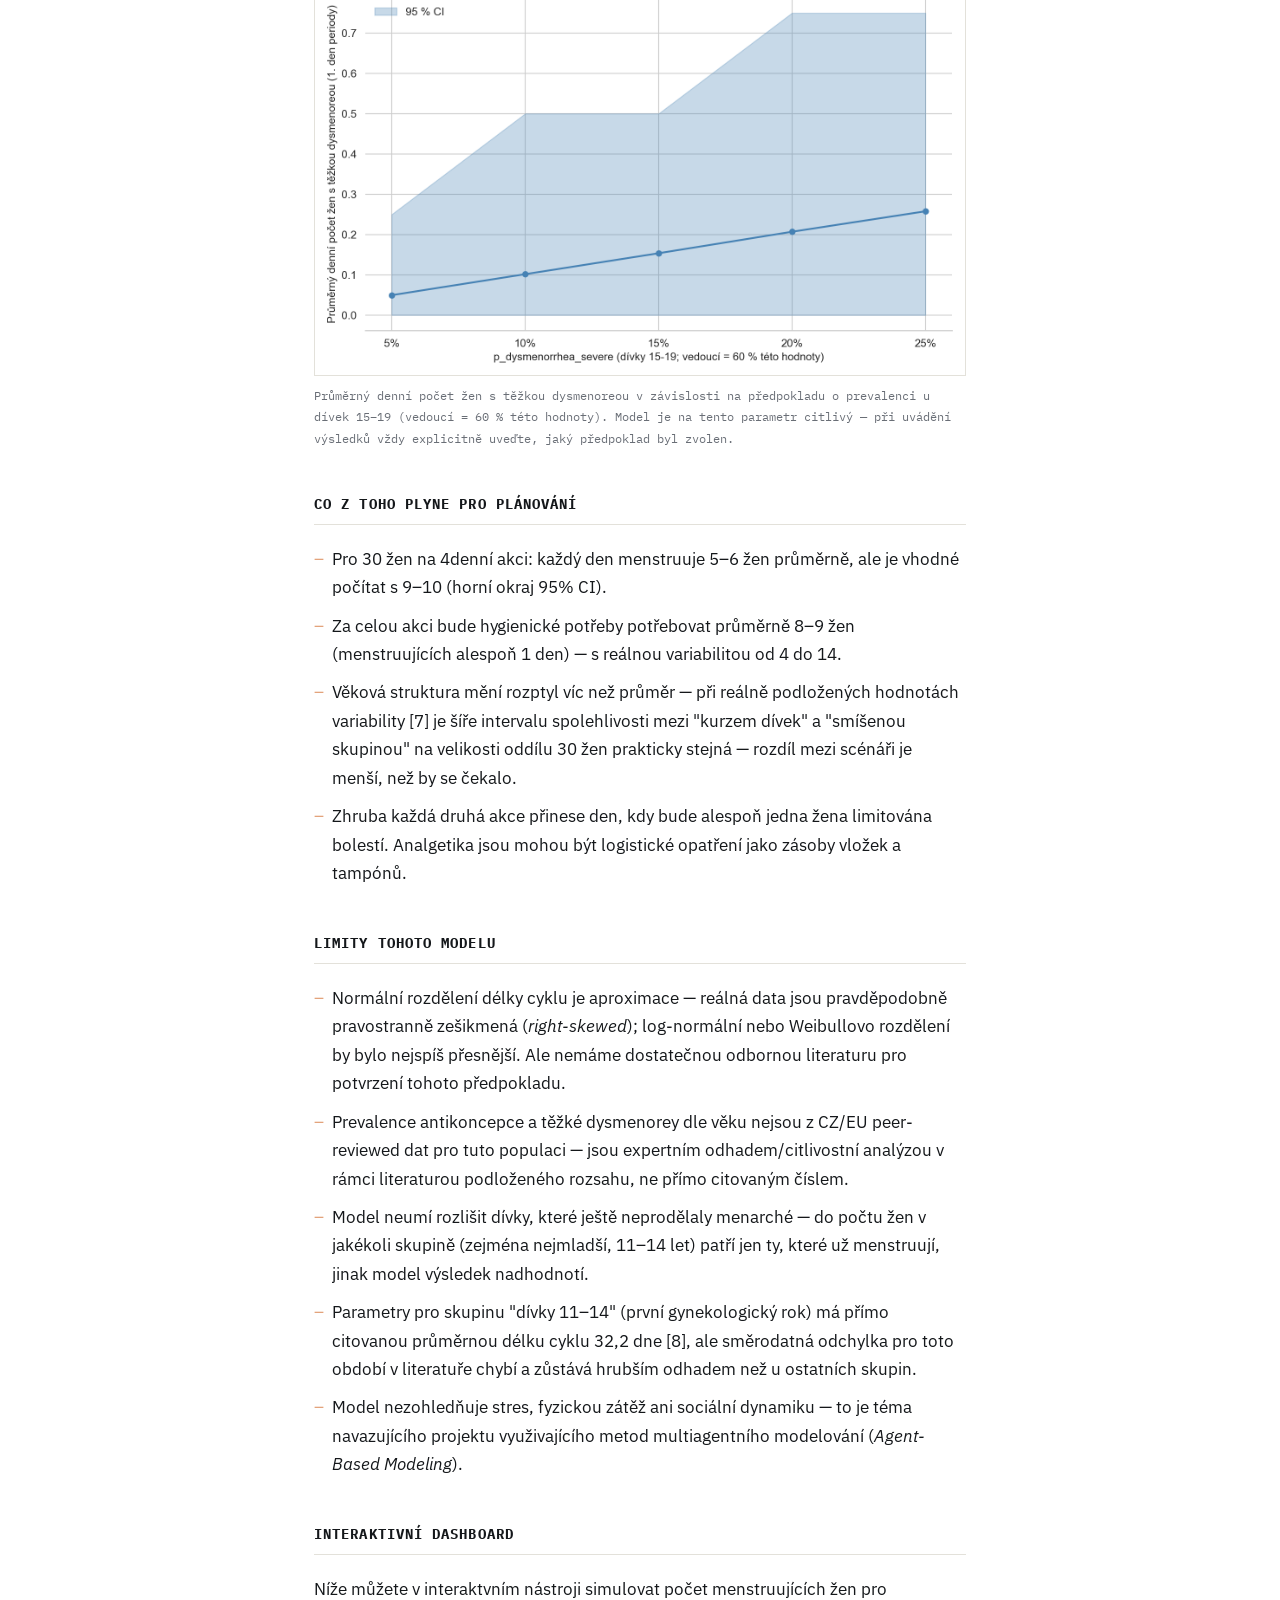
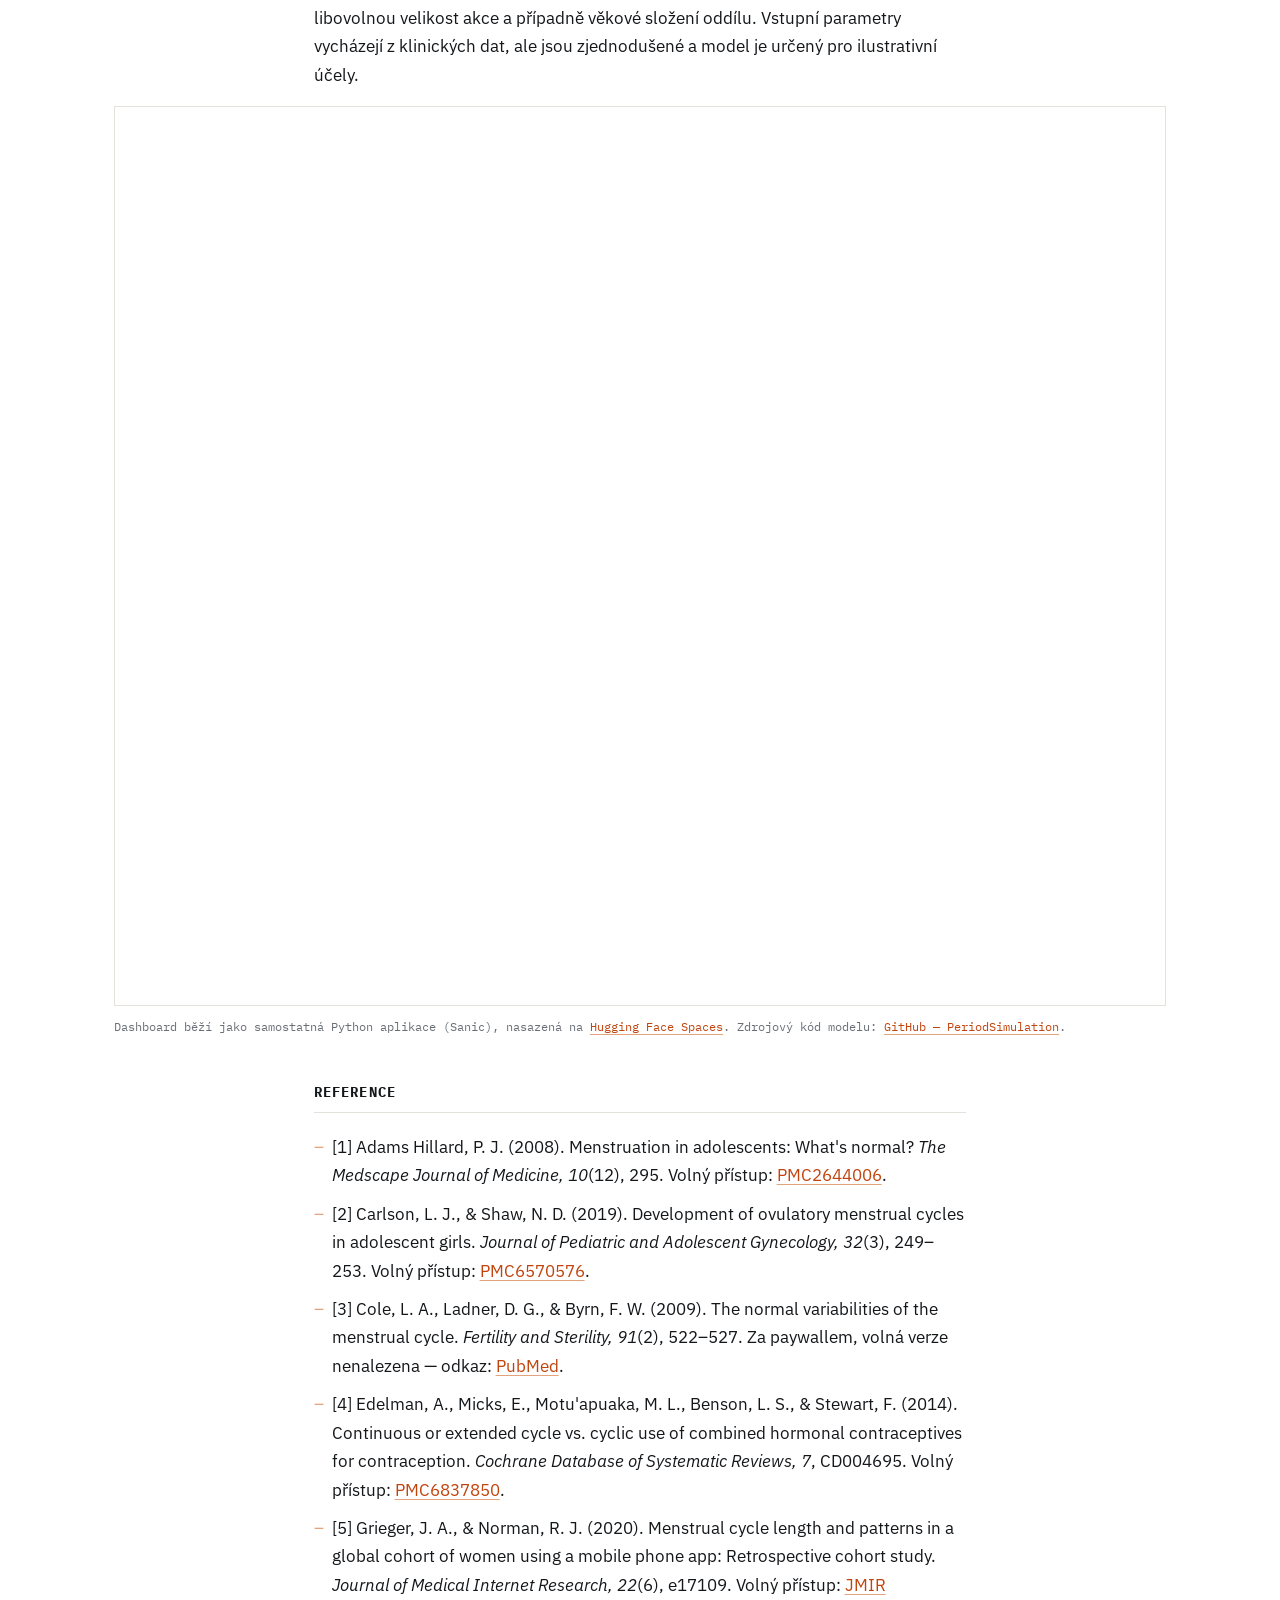
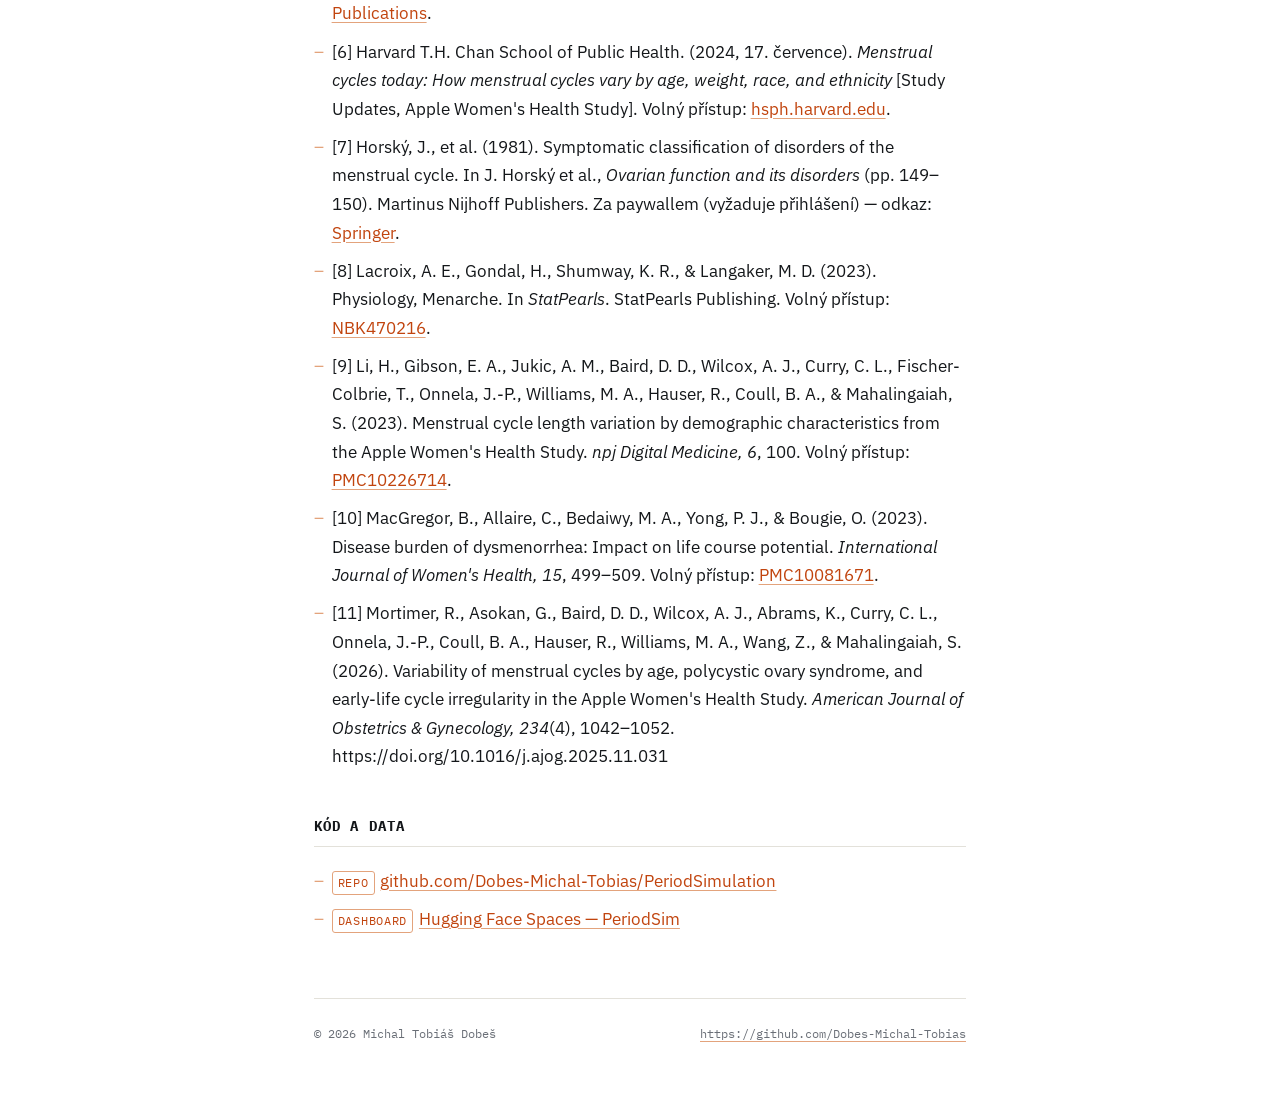
<file: projekty/kolik-zen-menstruuje.html>
<!doctype html>
<html lang="cs">
<head>
<meta charset="utf-8">
<meta name="viewport" content="width=device-width, initial-scale=1">
<title>Kolik žen na skautské výpravě menstruuje? — Michal Tobiáš Dobeš</title>
<meta name="description" content="Statistický odhad podílu menstruujících žen ve skautských oddílech a outdoorových skupinách — od jednoduchého výpočtu po Monte Carlo simulaci.">
<link rel="icon" href="../assets/favicon.svg" type="image/svg+xml">
<meta property="og:type" content="article">
<meta property="og:locale" content="cs_CZ">
<meta property="og:title" content="Kolik žen na skautské výpravě menstruuje? — Michal Tobiáš Dobeš">
<meta property="og:description" content="Statistický odhad podílu menstruujících žen ve skautských oddílech a outdoorových skupinách — od jednoduchého výpočtu po Monte Carlo simulaci.">
<meta name="twitter:card" content="summary">
<link rel="preconnect" href="https://fonts.googleapis.com">
<link rel="preconnect" href="https://fonts.gstatic.com" crossorigin>
<link href="https://fonts.googleapis.com/css2?family=IBM+Plex+Mono:wght@400;500;600&family=IBM+Plex+Sans:wght@400;500;600;700&display=swap" rel="stylesheet">
<link rel="stylesheet" href="../styles.css">
<style>
  .figure { margin: 2rem 0; }
  .figure img { width: 100%; display: block; border: 1px solid var(--rule); }
  .figure-caption { font-family: var(--font-mono); font-size: .78rem; color: var(--muted); margin-top: .6rem; }
  .breakout-stage {
    width: 100vw;
    position: relative;
    left: 50%;
    margin-left: -50vw;
  }
  .breakout-inner {
    max-width: 1100px;
    margin: 0 auto;
    padding: 0 1.5rem;
  }
  .embed-frame { width: 100%; height: 900px; border: 1px solid var(--rule); display: block; transition: height .2s ease; }
  .embed-note { font-family: var(--font-mono); font-size: .78rem; color: var(--muted); margin-top: .6rem; }
  .back-link { font-family: var(--font-mono); font-size: .8rem; margin-bottom: 1.5rem; display: inline-block; }
  .stat-highlight { font-family: var(--font-mono); font-size: 1.1rem; text-align: center; margin: 1.5rem 0; }
  .info-table { width: 100%; border-collapse: collapse; margin: 1.5rem 0; font-size: .92rem; }
  .info-table th, .info-table td { border: 1px solid var(--rule); padding: .55rem .8rem; text-align: left; vertical-align: top; }
  .info-table th { font-family: var(--font-mono); font-size: .75rem; text-transform: uppercase; letter-spacing: .04em; color: var(--muted); font-weight: 600; }
  .info-table caption { font-family: var(--font-mono); font-size: .78rem; color: var(--muted); text-align: left; margin-bottom: .5rem; caption-side: top; }

  .dashboard-hint {
    position: fixed;
    right: 1.5rem;
    bottom: 1.5rem;
    z-index: 40;
    display: inline-flex;
    align-items: center;
    gap: .5em;
    background: var(--bg);
    border: 1px solid var(--rule);
    padding: .6em 1.05em;
    font-family: var(--font-mono);
    font-size: .75rem;
    letter-spacing: .04em;
    text-transform: uppercase;
    color: var(--muted);
    text-decoration: none;
    transition: opacity .25s ease, transform .25s ease, color .15s ease, border-color .15s ease;
  }
  .dashboard-hint:hover { color: var(--accent); border-color: var(--accent-soft); }
  .dashboard-hint-arrow { display: inline-block; animation: dashboard-hint-bounce 1.6s ease-in-out infinite; }
  .dashboard-hint.is-hidden { opacity: 0; transform: translateY(.5rem); pointer-events: none; }
  @keyframes dashboard-hint-bounce {
    0%, 100% { transform: translateY(0); }
    50% { transform: translateY(3px); }
  }
  @media (max-width: 560px) {
    .dashboard-hint { right: 1rem; bottom: 1rem; font-size: .68rem; padding: .55em .85em; }
  }
  @media (prefers-reduced-motion: reduce) {
    .dashboard-hint-arrow { animation: none; }
    .dashboard-hint { transition: none; }
  }
</style>
<script data-goatcounter="https://michaltobiasdobes.goatcounter.com/count" async src="//gc.zgo.at/count.js"></script>
</head>
<body>
<div class="wrap">

<header class="site">
  <div class="site-name"><a href="../index.html">Michal Tobiáš Dobeš</a></div>
  <nav class="site-nav" aria-label="Hlavní navigace">
    <a href="../index.html">o mně</a>
    <a href="../projekty.html" aria-current="page">projekty</a>
  </nav>
</header>

<main>
  <a class="back-link" href="../projekty.html">&larr; zpět na projekty</a>

  <p class="eyebrow">Projekt</p>
  <h1 class="page-title">Kolik žen na skautské výpravě menstruuje?</h1>
  <p class="subtitle with-dates">Statistický odhad pro skautské tábory, puťáky a akce všeho druhu</p>
  <p class="page-dates">vytvořeno 3. 7. 2026 · aktualizováno 25. 8. 2026</p>

  <section class="block">
    <p> Ležím ve spacáku na skautském kurzu, je pozdě v noci, určitě jsem jeden z posledních vzhůru. Nedaří se mi usnout. Jelikož vím minimálně o jedné dívce s menstruací, počítám toalety. Je dospělá, všichni jsou tu dospělí a toto je víkendová část kurzu v civilizované klubovně ve středočeském městě. Přec jenom mám pocit, že záchodů je tu málo a soukromí snad ještě méně. Ale kolik takových slečen tu je? Rozepínám spacák, beru notebook a píši první řádky kódu. Narychlo aproximuji počet žen s menstruací na našem kurzu.</p>

    <p> Z noční otázky se nakonec vyklubal mnohem větší problém. Uvědomil jsem si, že během skautské činnosti potkávají ženy a dívky nespočet faktorů, které jim život s menstruací ztěžují a my přitom vůbec nevíme, kolik z nich na dané akce menstruuje.

    <p> Třídenní puťák s krosnou na zádech. Tábor v lese, kde je latrína sto metrů od stanu a sprcha není každý den. Vodácká výprava, kde je soukromí tvořeno prostorem mezi dvěma kánoemi. Od jednoduchého výpočtu jsem se  dostal až ke <em>stochastickým</em> simulacím a <a href="#interactive-dashboard">vlastnímu nástroji</a>, který může nejen skautským vedoucím pomoci lépe plánovat hygienické zázemí na akcích, ale také tematizovat menstruaci jako naprosto běžnou součást života.</p>
   
    <p>Cílem není počítat cyklus pro konkrétní osobu, ale odhadovat počet žen v daném společenství s probíhající menstruací. Pokud známe velikost a věkové složení oddílu, dá se statisticky odhadnout, kolik dívek a žen bude v libovolný den akce menstruovat a jak moc se toto číslo může lišit den od dne. </p>
  </section>

  <section class="block">
    <h2 class="section-label">nejjednodušší odhad</h2>
    <p>Menstruační cyklus trvá v průměru kolem 28 dní, krvácení zhruba 5 dní [7], [3]. To znamená, že v kterýkoli konkrétní den je pravděpodobnost, že žena zrovna krvácí, přibližně:</p>
    <p class="stat-highlight">5 / 28 ≈ <strong>18 %</strong></p>
    <p>Na 30 dívek to vychází zhruba na 5–6 menstruujících v daný okamžik. Tento výpočet se označuje jako <em>analytický baseline</em> — přímočará pravděpodobnostní kalkulace, která slouží jako referenční bod. Pokud by nám složitější model vrátil číslo jiného řádu, víme, kde hledat chybu.</p>
    <p>Baseline ale ignoruje dvě vrstvy variability: cykly nejsou u všech žen stejně dlouhé (<em>variabilita mezi ženami</em>), a ani u jedné ženy cyklus nemsuí být pravidelný (<em>variabilita v čase</em>). Aby odhad zachytil i tuto nejistotu, je potřeba složitějších nástrojů.</p>
  </section>

  <section class="block">
    <h2 class="section-label">co je monte carlo simulace</h2>
    <p><span class="tag"> vysvětlení pro každého</span>Čelit variabilitě a nejistotě nám pomohou tzv. Monte Carlo simulace. Vygenerujeme tisíce virtuálních <em>žen</em> na základě klinických dat, každé přiřadíme náhodnou, ale realistickou délku cyklu a krvácení, a pak simulujeme, kdo menstruuje který den. Zopakujeme to v řádech tisíců — a z výsledků spočítáme nejen průměr, ale i to, jak moc se výsledky liší: tzv. <em>interval spolehlivosti</em>.</p>
    <p>Autoři simulace — věhlasní matematici Stanisław Marcin Ulam a John von Neumann — se nechali inspirovat kolem rulety z kasina v Monaku (původně pro jiné potřeby než odhadování menstruujících skautek, viz Los Alamos). Stejně jako u hazardní hry je výsledek jednoho tahu řízen náhodou, ale s tisíci opakováními roste přesnost odhadu. Chyba odhadu klesá zhruba s odmocninou počtu iterací.</p>
  </section>

  <section class="block">
    <h2 class="section-label">odkud se berou vstupní parametry</h2>
    <p>Model generuje pro každou ženu dvě hodnoty z normálního rozdělení, oříznuté na klinicky rozumný rozsah. Parametry vycházejí z lékařské literatury:</p>
    <ul class="plain">
      <li>délka cyklu: průměr 28–29 dní — Horský et al. (1981) [7]; Cole et al. (2009) [3]. Homogenní referenční model níže počítá s konzervativní směrodatnou odchylkou (dále jako <em>SD</em>) 3,3 dne (Horský, celá populace 15–44 let). Věkově stratifikovaný model (viz níže) používá SD podle konkrétní věkové skupiny — 6,9–8,95 dne — protože Horský udává tuto hodnotu i zvlášť podle věku, ne jen jako jedno číslo za celou populaci</li>
      <li>rozsah cyklu po oříznutí: 21–40 dní pro dospělé ženy — Grieger &amp; Norman (2020) [5]. POZOR: tato studie zahrnovala výhradně ženy nad 18 let, proto se pro dívky (15–19 a 11–14 let) v modelu nepoužívá — tam je rozsah širší, 20–45 dní (viz tabulka a poznámka níže)</li>
      <li>délka krvácení: 5 ± 1,5 dne — klinický konsensus</li>
    </ul>
    <p>Pro každou ženu se navíc generuje náhodná počáteční fáze cyklu — kde v cyklu se nachází v den 0 akce. Bez toho by všechny ženy v simulaci menstruovaly synchronně, což by byl nesmysl.</p>
    <p>Ve verzi s věkovou stratifikací dostane každá věková skupina vlastní parametry — mladší ženy mívají nepravidelnější cyklus [7], [5], [9], [6], [11].</p>

    <table class="info-table">
      <caption>Orientační rozsahy pro dospívající — Adams Hillard (2008) [1], zkráceno a přeloženo</caption>
      <thead>
        <tr><th>parametr</th><th>typická hodnota</th></tr>
      </thead>
      <tbody>
        <tr><td>délka cyklu (adolescentky)</td><td>20–45 dní</td></tr>
        <tr><td>délka menstruačního krvácení</td><td>2–7 dní</td></tr>
        <tr><td>výměna vložky/tamponu</td><td>v průměru každé 3–4 hodiny</td></tr>
        <tr><td>nadměrné krvácení (riziko anemie)</td><td>≥ 85 ml za cyklus</td></tr>
      </tbody>
    </table>
    <p>Rozsah krvácení, který model používá (2–7 dní po oříznutí), odpovídá této tabulce přesně. Rozsah délky cyklu 20–45 dní z této tabulky model skutečně používá — ale jen pro skupiny dívek (15–19 a 11–14 let); pro vedoucí a homogenní referenční model zůstává užší rozsah 21–40 dní podle Grieger &amp; Norman (2020) [5], protože ta studie mladší dívky vůbec nezahrnovala.</p>
  </section>

  <section class="block">
    <h2 class="section-label">průřezový pohled — kolik dívek menstruuje zrovna teď?</h2>
    <p>Kolik žen tedy menstruuje v konkrétní den? Simulace 30 žen na 4denní akci ukazuje stabilní hladinu kolem 5–6 žen denně — v souladu s baseline odhadem 18 %. Důležité jsou ale okraje. 95% interval spolehlivosti sahá od zhruba 2 do 10 žen. Při plánování kapacity je lepší počítat s horním okrajem, ne s průměrem.</p>

    <div class="figure">
      <img src="../assets/img/periodsim/daily-ci.png" alt="Denní počet menstruujících žen s 95% intervalem spolehlivosti">
      <p class="figure-caption">Denní počet menstruujících žen, 30 žen, 4denní akce, 5 000 Monte Carlo iterací. Modrá čára = průměr; modré pásmo = 95% CI. Průměr zůstává stabilní celou akci — menstruace je v populaci rovnoměrně rozložena v čase.</p>
    </div>
  </section>

  <section class="block">
    <h2 class="section-label">kumulativní pohled — kolik žen bude potřebovat pomůcky za celou akci?</h2>
    <p> Kolik žen bude potřebovat hygienické potřeby alespoň jednou za celou dobu akce? Nestačí počítat jen ty, kdo menstruují v den 1 — ke krvácení může u dalších žen začít i uprostřed výpravy.</p>
    <p>Výsledek pro 30 žen a 4 dny: typicky 8–9 žen (průměr 8,6), 95% CI od 4 do 14. Analytický baseline (červená) toto číslo mírně podhodnocuje.</p>

    <div class="figure">
      <img src="../assets/img/periodsim/total-unique-distribution.png" alt="Distribuce celkového počtu žen menstruujících alespoň 1 den během 4denní akce">
      <p class="figure-caption">Distribuce počtu žen menstruujících alespoň 1 den za celou 4denní akci (N=30, 5 000 iterací). Červená přerušovaná = analytický baseline. Pro zásobování vložkami a tampony je toto číslo relevantnější než denní průměr.</p>
    </div>
  </section>

  <section class="block">
    <h2 class="section-label">co může nastat?</h2>
    <p>Průměr říká, co čekat za normálních okolností. Je vhodné ale vědět, co může nastrat ve výjimečných situacích — ne jen průměr, ale <em>ocas</em> distribuce, který je třeba brát při plánování akce v potaz.</p>
    <p>Práh 2/5 skupiny (40 % = 12 žen ze 30) je čistě ilustrativní kulaté číslo — není odvozený z žádné kapacitní ani logistické studie, jen ukazuje, že podobný souběh dat není nemožný. I tak takový den překročí méně než 0,5 % simulací — extrémní situace, ale ne nemožná.

    <div class="figure">
      <img src="../assets/img/periodsim/black-day-risk.png" alt="Distribuce denního maxima menstruujících žen — riziko nejhoršího dne">
      <p class="figure-caption">Distribuce maximálního počtu menstruujících žen v jediný den akce (N=30, 5 000 iterací). Červená přerušovaná = práh 40 % skupiny (12 žen). Vrchol distribuce kolem 6–8 žen je základ konzervativního odhadu pro plánování.</p>
    </div>
  </section>

  <section class="block">
    <h2 class="section-label">záleží, kdo je v oddíle — věková stratifikace</h2>
    <p>Věkové složení skupiny mění výsledky. Dívky 15–19 mají nepravidelnější cyklus (vyšší SD — 8,95 dne dle Horský et al. 1981 [7], přímo změřeno pro tuto věkovou skupinu) a průměrně delší krvácení než vedoucí ve třiceti (SD ~6,9 dne). Porovnáváme tři scénáře: kurz dívek (A: 25 dívek + 5 vedoucích), smíšený kurz (B: 15 dívek + 15 vedoucích různého věku) a homogenní model jako reference.</p>
    <p>Průměrné denní počty jsou si blízké — věková struktura je posouvá jen o desetiny ženy (5,0–5,4 ženy denně napříč scénáři). Překvapivý výsledek: při reálně podložených hodnotách SD (viz výše) je i <em>šířka intervalu spolehlivosti</em> mezi scénáři A a B prakticky totožná (95% CI žen menstruujících alespoň 1 den [4, 13] v obou případech) — rozdíl mezi "kurzem dívek" a "smíšeným kurzem" je na této velikosti skupiny (30 žen) menší, než by se čekalo, a leží v šumu simulace. Homogenní model dává mírně širší CI ([4, 14]) a o něco vyšší průměr — zůstává tedy konzervativním, bezpečným výchozím bodem pro plánování bez znalosti věkové struktury, ale rozdíl oproti věkově stratifikovaným scénářům je malý.</p>

    <div class="figure">
      <img src="../assets/img/periodsim/age-stratified-daily-ci.png" alt="Srovnání denního počtu menstruujících žen pro tři věkové scénáře">
      <p class="figure-caption">Denní průměr a 95% CI pro tři scénáře: A — kurz dívek, B — smíšený kurz, homogenní reference. Offsety v grafu slouží k čitelnosti, data jsou pro stejné dny. Věková struktura posouvá průměr i šíři CI jen mírně.</p>
    </div>

    <div class="figure">
      <img src="../assets/img/periodsim/age-stratified-total-unique.png" alt="Celkový počet žen menstruujících alespoň 1 den akce — srovnání věkových scénářů">
      <p class="figure-caption">Distribuce žen menstruujících alespoň 1 den za 4denní akci — KDE pro tři scénáře. Překryv distribucí ukazuje, že věková struktura v tomto měřítku mění odhad zásobování jen minimálně.</p>
    </div>

    <p>Scénáře výše počítají s nejmladší skupinou 15–19 let. Ve skautských oddílech ale běžně bývají mnohem mladší dívky — a menarché (první menstruace) může přijít podstatně dřív. Typicky nastává mezi 10. a 16. rokem, průměrně kolem 12,4 let; do 15 let už menstruovalo zhruba 98 % dívek [8]. První 1–2 roky po menarché (tzv. první gynekologický rok) mají navíc cyklus v průměru 32,2 dne [8] a jsou nepravidelné — teprve postupně se ustálí na typickém rozsahu 24–38 dní [2]. Dashboard níže proto nabízí i skupinu "dívky 11–14" s tímto průměrem a odpovídajícím širším rozsahem parametrů (20–45 dní, cycle_std 9,5 dne). Přesná směrodatná odchylka pro toto období v literatuře chybí (autoři citované studie [2] to sami popisují jako mezeru ve výzkumu) — jde tedy o hrubší odhad SD než u ostatních skupin, ale střední hodnota cyklu (32,2 dne) už je přímo citované číslo, ne odhad.</p>
    <p>Nezávislé potvrzení: nová analýza stejné kohorty Apple Women's Health Study (Mortimer et al., 2026 [11], 15 586 žen) odhaduje průměrnou délku cyklu pro ženy pod 20 let na 29,5–30,4 dne — prakticky totožné s Horského číslem 30,5 dne z roku 1981, přestože jde o zcela jiná data sebraná o více než 40 let později. Tahle shoda dvou nezávislých zdrojů je důvod, proč model cycle_mean pro dívky 15–19 nemění.</p>
    <p>Náš model má ale důležitý limit. Neumí rozlišit dívky, které ještě menarché neprodělaly. Do počtu žen v jakékoli skupině patří jen ty, které už menstruují — pokud by vedoucí zahrnuli celý počet mladších dívek v oddíle bez ohledu na to, zda už menstruují, model by počet menstruujících nadhodnotil.</p>
  </section>

  <section class="block">
    <h2 class="section-label">jak je to s antikoncepcí</h2>
    <p>Standardní cyklické dávkování kombinované hormonální antikoncepce je buď 21 dní aktivních tablet + 7 dní bez hormonů, nebo novější režim 24 dní aktivních + 4 dny bez hormonů; krvácení v pauze bývá kratší a slabší než přirozená menstruace [4]. Ve fázi vývoje modelu jsem tento efekt testoval jako doplňkový parametr — ženy na antikoncepci by měly cyklus zkrácený na 24 dní s kratším krvácením. Přesná prevalence pro danou skupinu ale z literatury nevychází — byla by to jediná neznámá odhadovaná jedním číslem, a proto jsem ji procházel jako rozsah v citlivostní analýze.</p>
    <p>Ta ukázala, že vliv tohoto předpokladu je pro rozsah 0–60 % žen na antikoncepci malý: denní průměr klesá od ~5,6 k ~4,5 ženám lineárně a bez překvapení. I při velké nejistotě o tom, kolik žen antikoncepci používá, jsou odhadované rozsahy natolik podobné, že pro zásobování stačí konzervativní horní odhad bez antikoncepce. Právě proto v modelu i dashboardu antikoncepce jako nastavitelný parametr nakonec chybí — u jednotlivého oddílu je jedno zadané procento snáz zaměnitelné za fakt než za odhad, a rozdíl ve výsledku by to stejně nezměnilo o mnoho.</p>

    <div class="figure">
      <img src="../assets/img/periodsim/sensitivity-contraceptive-daily.png" alt="Citlivostní analýza: vliv podílu žen na antikoncepci na denní počet menstruujících">
      <p class="figure-caption">Průměrný denní počet menstruujících žen v závislosti na podílu žen na hormonální antikoncepci (0–60 %). Modrá = průměr, pásmo = 95% CI. Pokles je lineární a mírný — nejistota o antikoncepci způsobuje menší chybu odhadu, než by se čekalo.</p>
    </div>

    <div class="figure">
      <img src="../assets/img/periodsim/sensitivity-contraceptive-unique.png" alt="Citlivostní analýza: vliv antikoncepce na zásobování za celou akci">
      <p class="figure-caption">Totéž pro kumulativní zásobování: celkový počet žen menstruujících alespoň 1 den za 4denní akci. Vliv antikoncepce je zde ještě menší — potřeba zásobit se týká přibližně stejného počtu žen napříč celým rozsahem předpokladů.</p>
    </div>
  </section>

  <section class="block">
    <h2 class="section-label">menstruační bolest — neviditelná zátěž</h2>
    <p>Primární dysmenorea — menstruační křeče v prvním dni krvácení — postihuje 50–90 % menstruujících žen obecně; těžké symptomy s dopadem na denní aktivity hlásí zhruba 30–50 % z nich [10]. Prostý součin těchto dvou rozsahů (ne přímo publikované číslo, jen aritmetický odhad) dává 15–45 % celé populace. U mladých dívek je prevalence vyšší (přesná data pro českou populaci chybí).</p>
    <p>Simulace s expertními odhady (18 % těžká dysmenorea u dívek 15–19, 10 % u vedoucích) ukazuje, že v daný jednotlivý den akce je typicky 0 žen (83 % dnů) nebo 1 žena (15 % dnů) omezena bolestí v 1. dni periody; dva a více případů najednou nastane jen zhruba v 1,4 % dnů. Za celou 4denní akci ale platí, že alespoň jeden takový den se vyskytne zhruba v polovině (52 %) simulovaných akcí. Plánovat, jako by se to nestalo, je statistický optimismus.</p>

    <div class="figure">
      <img src="../assets/img/periodsim/dysmenorrhea-distribution.png" alt="Distribuce počtu žen s těžkou dysmenoreou v daný den">
      <p class="figure-caption">Distribuce průměrného počtu žen s těžkou dysmenoreou v daný den (N=30, expert-odhad: 18 % u dívek 15–19, 10 % u vedoucích). Červená barva = upozornění, že jde o odhadovaný diskomfort, nikoli epidemiologicky potvrzené číslo.</p>
    </div>

    <p>Graf níže ukazuje citlivost odhadu na zvolený předpoklad o prevalenci. Výsledek roste lineárně s hodnotou parametru — proto je transparentnost o zvoleném předpokladu klíčová.</p>

    <div class="figure">
      <img src="../assets/img/periodsim/sensitivity-dysmenorrhea.png" alt="Citlivostní analýza: vliv předpokladu o prevalenci dysmenorey">
      <p class="figure-caption">Průměrný denní počet žen s těžkou dysmenoreou v závislosti na předpokladu o prevalenci u dívek 15–19 (vedoucí = 60 % této hodnoty). Model je na tento parametr citlivý — při uvádění výsledků vždy explicitně uveďte, jaký předpoklad byl zvolen.</p>
    </div>
  </section>

  <section class="block">
    <h2 class="section-label">co z toho plyne pro plánování</h2>
    <ul class="plain">
      <li>Pro 30 žen na 4denní akci: každý den menstruuje 5–6 žen průměrně, ale je vhodné počítat s 9–10 (horní okraj 95% CI).</li>
      <li>Za celou akci bude hygienické potřeby potřebovat průměrně 8–9 žen (menstruujících alespoň 1 den) — s reálnou variabilitou od 4 do 14.</li>
      <li>Věková struktura mění rozptyl víc než průměr — při reálně podložených hodnotách variability [7] je šíře intervalu spolehlivosti mezi "kurzem dívek" a "smíšenou skupinou" na velikosti oddílu 30 žen prakticky stejná — rozdíl mezi scénáři je menší, než by se čekalo.</li>
      <li>Zhruba každá druhá akce přinese den, kdy bude alespoň jedna žena limitována bolestí. Analgetika jsou mohou být  logistické opatření jako zásoby vložek a tampónů.</li>
    </ul>
  </section>

  <section class="block">
    <h2 class="section-label">limity tohoto modelu</h2>
    <ul class="plain">
      <li>Normální rozdělení délky cyklu je aproximace — reálná data jsou pravděpodobně pravostranně zešikmená (<em>right-skewed</em>); log-normální nebo Weibullovo rozdělení by bylo nejspíš přesnější. Ale nemáme dostatečnou odbornou literaturu pro potvrzení tohoto předpokladu.</li>
      <li>Prevalence antikoncepce a těžké dysmenorey dle věku nejsou z CZ/EU peer-reviewed dat pro tuto populaci — jsou expertním odhadem/citlivostní analýzou v rámci literaturou podloženého rozsahu, ne přímo citovaným číslem.</li>
      <li>Model neumí rozlišit dívky, které ještě neprodělaly menarché — do počtu žen v jakékoli skupině (zejména nejmladší, 11–14 let) patří jen ty, které už menstruují, jinak model výsledek nadhodnotí.</li>
      <li>Parametry pro skupinu "dívky 11–14" (první gynekologický rok) má přímo citovanou průměrnou délku cyklu 32,2 dne [8], ale směrodatná odchylka pro toto období v literatuře chybí a zůstává hrubším odhadem než u ostatních skupin.</li>
      <li>Model nezohledňuje stres, fyzickou zátěž ani sociální dynamiku — to je téma navazujícího projektu využivajícího metod multiagentního modelování (<em>Agent-Based Modeling</em>).</li>
    </ul>
  </section>

  <section class="block" id="interactive-dashboard">
    <h2 class="section-label">interaktivní dashboard</h2>
    <p>Níže můžete v interaktvním nástroji simulovat počet menstruujících žen pro libovolnou velikost akce a případně věkové složení oddílu. Vstupní parametry vycházejí z klinických dat, ale jsou zjednodušené a model je určený pro ilustrativní účely.
    </p>
    <div class="breakout-stage">
      <div class="breakout-inner">
        <iframe class="embed-frame" id="periodsim-frame" src="https://dobes-michal-tobias-periodsim.hf.space/" title="PeriodSim dashboard"></iframe>
        <p class="embed-note">Dashboard běží jako samostatná Python aplikace (Sanic), nasazená na <a href="https://huggingface.co/spaces/Dobes-Michal-Tobias/periodsim" target="_blank" rel="noopener noreferrer">Hugging Face Spaces</a>. Zdrojový kód modelu: <a href="https://github.com/Dobes-Michal-Tobias/PeriodSimulation" target="_blank" rel="noopener noreferrer">GitHub — PeriodSimulation</a>.</p>
      </div>
    </div>
  </section>

  <section class="block">
    <h2 class="section-label">reference</h2>
    <ul class="plain">
      <li>[1] Adams Hillard, P. J. (2008). Menstruation in adolescents: What's normal? <em>The Medscape Journal of Medicine, 10</em>(12), 295. Volný přístup: <a href="https://pmc.ncbi.nlm.nih.gov/articles/PMC2644006/" target="_blank" rel="noopener noreferrer">PMC2644006</a>.</li>
      <li>[2] Carlson, L. J., &amp; Shaw, N. D. (2019). Development of ovulatory menstrual cycles in adolescent girls. <em>Journal of Pediatric and Adolescent Gynecology, 32</em>(3), 249–253. Volný přístup: <a href="https://pmc.ncbi.nlm.nih.gov/articles/PMC6570576/" target="_blank" rel="noopener noreferrer">PMC6570576</a>.</li>
      <li>[3] Cole, L. A., Ladner, D. G., &amp; Byrn, F. W. (2009). The normal variabilities of the menstrual cycle. <em>Fertility and Sterility, 91</em>(2), 522–527. Za paywallem, volná verze nenalezena — odkaz: <a href="https://pubmed.ncbi.nlm.nih.gov/18433748/" target="_blank" rel="noopener noreferrer">PubMed</a>.</li>
      <li>[4] Edelman, A., Micks, E., Motu'apuaka, M. L., Benson, L. S., &amp; Stewart, F. (2014). Continuous or extended cycle vs. cyclic use of combined hormonal contraceptives for contraception. <em>Cochrane Database of Systematic Reviews, 7</em>, CD004695. Volný přístup: <a href="https://pmc.ncbi.nlm.nih.gov/articles/PMC6837850/" target="_blank" rel="noopener noreferrer">PMC6837850</a>.</li>
      <li>[5] Grieger, J. A., &amp; Norman, R. J. (2020). Menstrual cycle length and patterns in a global cohort of women using a mobile phone app: Retrospective cohort study. <em>Journal of Medical Internet Research, 22</em>(6), e17109. Volný přístup: <a href="https://www.jmir.org/2020/6/e17109/" target="_blank" rel="noopener noreferrer">JMIR Publications</a>.</li>
      <li>[6] Harvard T.H. Chan School of Public Health. (2024, 17. července). <em>Menstrual cycles today: How menstrual cycles vary by age, weight, race, and ethnicity</em> [Study Updates, Apple Women's Health Study]. Volný přístup: <a href="https://hsph.harvard.edu/research/apple-womens-health-study/study-updates/menstrual-cycles-today-how-menstrual-cycles-vary-by-age-weight-race-and-ethnicity/" target="_blank" rel="noopener noreferrer">hsph.harvard.edu</a>.</li>
      <li>[7] Horský, J., et al. (1981). Symptomatic classification of disorders of the menstrual cycle. In J. Horský et al., <em>Ovarian function and its disorders</em> (pp. 149–150). Martinus Nijhoff Publishers. Za paywallem (vyžaduje přihlášení) — odkaz: <a href="https://link.springer.com/chapter/10.1007/978-94-009-8195-9_6" target="_blank" rel="noopener noreferrer">Springer</a>.</li>
      <li>[8] Lacroix, A. E., Gondal, H., Shumway, K. R., &amp; Langaker, M. D. (2023). Physiology, Menarche. In <em>StatPearls</em>. StatPearls Publishing. Volný přístup: <a href="https://www.ncbi.nlm.nih.gov/books/NBK470216/" target="_blank" rel="noopener noreferrer">NBK470216</a>.</li>
      <li>[9] Li, H., Gibson, E. A., Jukic, A. M., Baird, D. D., Wilcox, A. J., Curry, C. L., Fischer-Colbrie, T., Onnela, J.-P., Williams, M. A., Hauser, R., Coull, B. A., &amp; Mahalingaiah, S. (2023). Menstrual cycle length variation by demographic characteristics from the Apple Women's Health Study. <em>npj Digital Medicine, 6</em>, 100. Volný přístup: <a href="https://pmc.ncbi.nlm.nih.gov/articles/PMC10226714/" target="_blank" rel="noopener noreferrer">PMC10226714</a>.</li>
      <li>[10] MacGregor, B., Allaire, C., Bedaiwy, M. A., Yong, P. J., &amp; Bougie, O. (2023). Disease burden of dysmenorrhea: Impact on life course potential. <em>International Journal of Women's Health, 15</em>, 499–509. Volný přístup: <a href="https://pmc.ncbi.nlm.nih.gov/articles/PMC10081671/" target="_blank" rel="noopener noreferrer">PMC10081671</a>.</li>
      <li>[11] Mortimer, R., Asokan, G., Baird, D. D., Wilcox, A. J., Abrams, K., Curry, C. L., Onnela, J.-P., Coull, B. A., Hauser, R., Williams, M. A., Wang, Z., &amp; Mahalingaiah, S. (2026). Variability of menstrual cycles by age, polycystic ovary syndrome, and early-life cycle irregularity in the Apple Women's Health Study. <em>American Journal of Obstetrics &amp; Gynecology, 234</em>(4), 1042–1052. https://doi.org/10.1016/j.ajog.2025.11.031</li>
    </ul>
  </section>

  <section class="block">
    <h2 class="section-label">kód a data</h2>
    <ul class="plain">
      <li><span class="tag">repo</span><a href="https://github.com/Dobes-Michal-Tobias/PeriodSimulation" target="_blank" rel="noopener noreferrer">github.com/Dobes-Michal-Tobias/PeriodSimulation</a></li>
      <li><span class="tag">dashboard</span><a href="https://huggingface.co/spaces/Dobes-Michal-Tobias/periodsim" target="_blank" rel="noopener noreferrer">Hugging Face Spaces — PeriodSim</a></li>
    </ul>
  </section>
</main>

<footer class="site">
  <span>© 2026 Michal Tobiáš Dobeš</span>
  <a href="https://github.com/Dobes-Michal-Tobias" target="_blank" rel="noopener noreferrer">https://github.com/Dobes-Michal-Tobias</a>
</footer>

<a class="dashboard-hint" id="dashboard-hint" href="#interactive-dashboard">
  <span class="dashboard-hint-arrow" aria-hidden="true">↓</span> k interaktivnímu dashboardu
</a>

<script>
(function () {
  var hint = document.getElementById('dashboard-hint');
  var target = document.getElementById('interactive-dashboard');
  if (!hint || !target || !('IntersectionObserver' in window)) return;
  var observer = new IntersectionObserver(function (entries) {
    entries.forEach(function (entry) {
      var scrolledPast = entry.boundingClientRect.bottom < 0;
      hint.classList.toggle('is-hidden', entry.isIntersecting || scrolledPast);
    });
  }, { rootMargin: '0px 0px -15% 0px' });
  observer.observe(target);
})();
</script>

<script>
(function () {
  var frame = document.getElementById('periodsim-frame');
  if (!frame) return;
  var PERIODSIM_ORIGIN = 'https://dobes-michal-tobias-periodsim.hf.space';
  window.addEventListener('message', function (event) {
    if (event.origin !== PERIODSIM_ORIGIN) return;
    var data = event.data;
    if (!data || data.type !== 'periodsim-resize' || typeof data.height !== 'number') return;
    frame.style.height = Math.max(500, Math.ceil(data.height) + 4) + 'px';
  });
})();
</script>

</div>
</body>
</html>
</file>
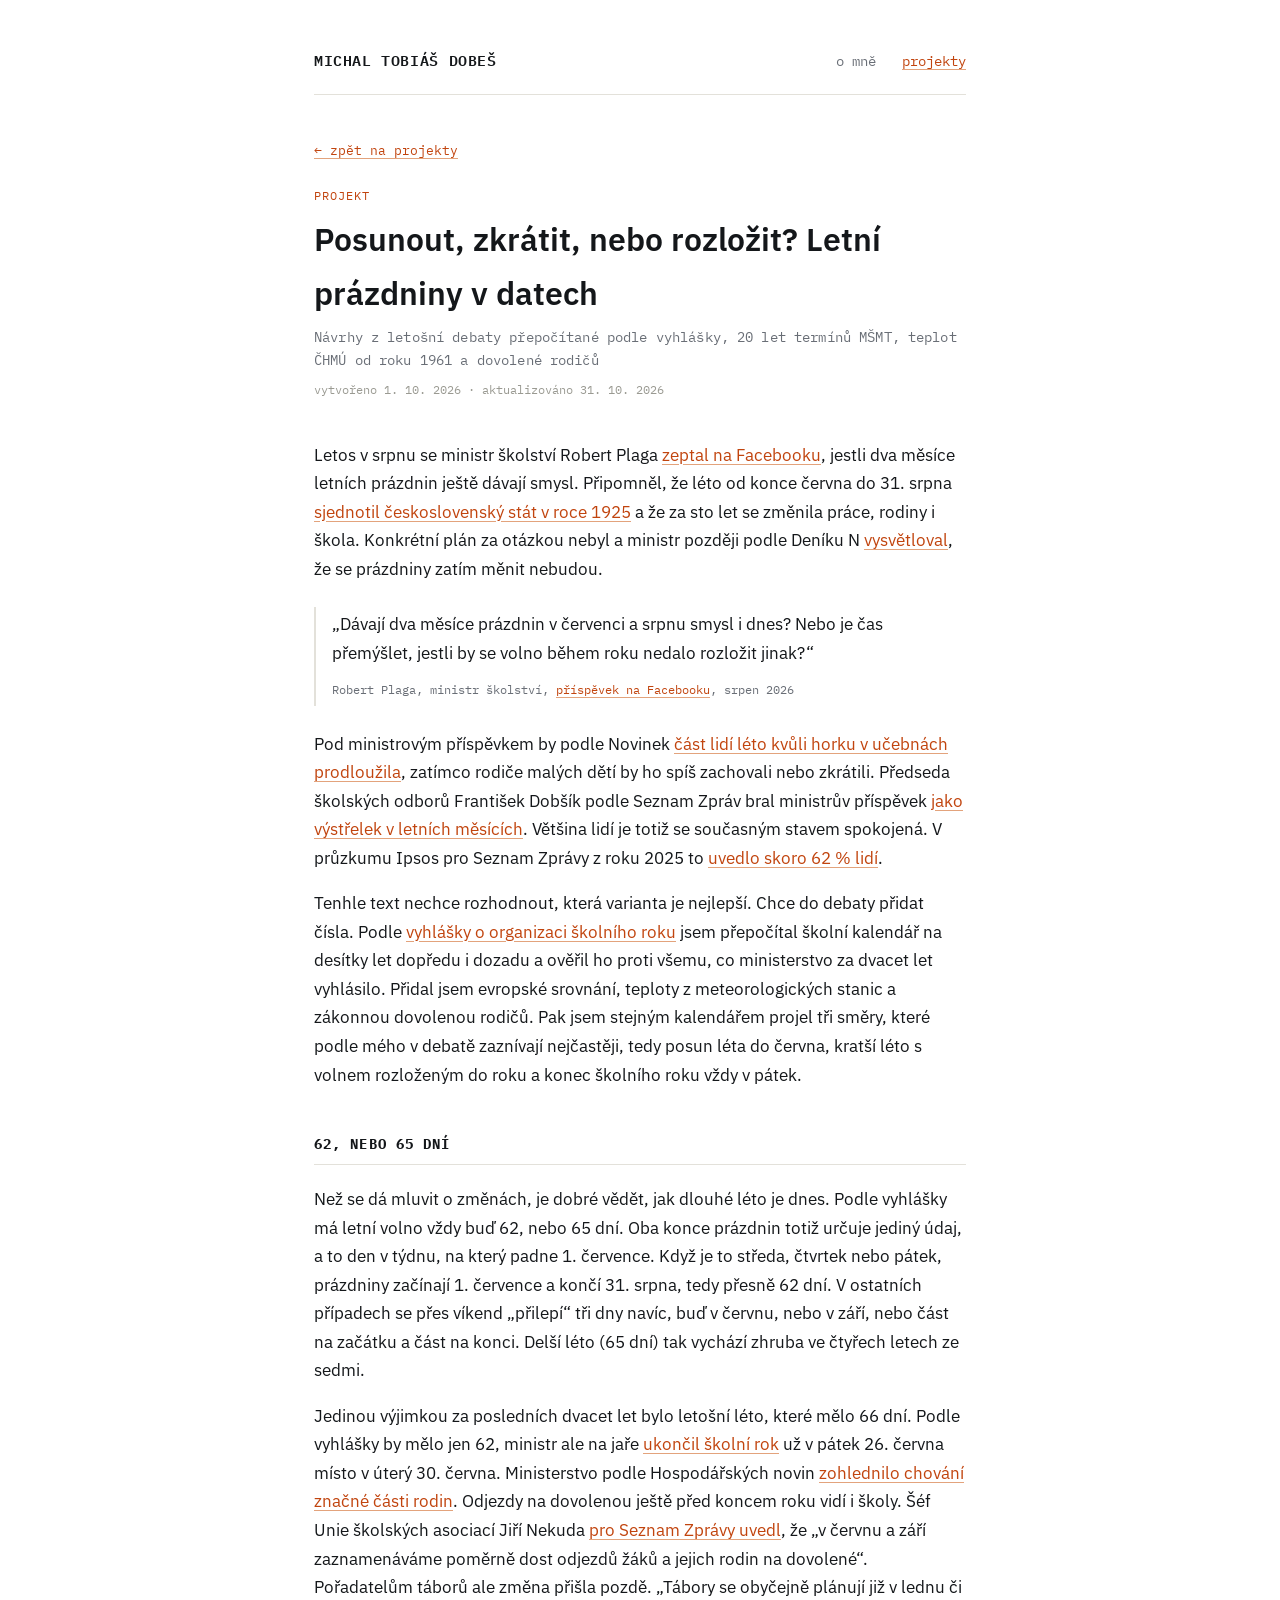
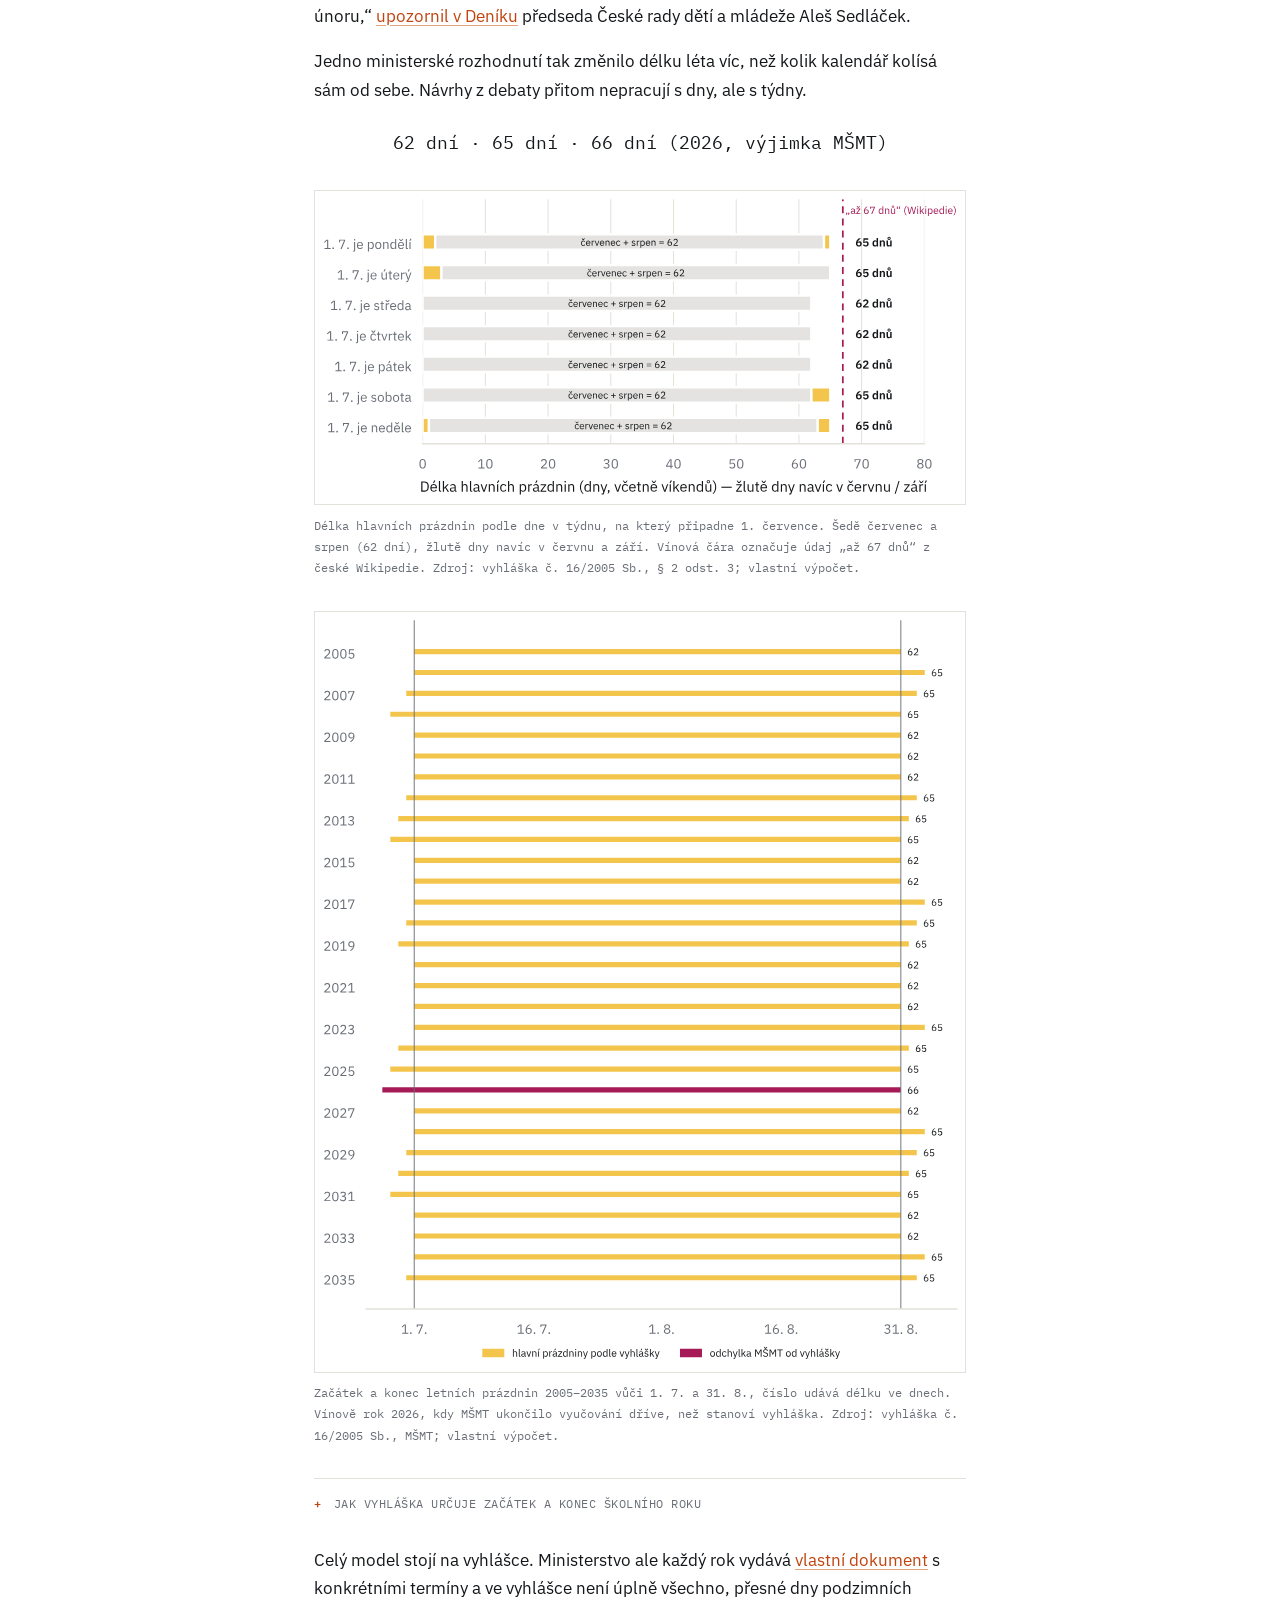
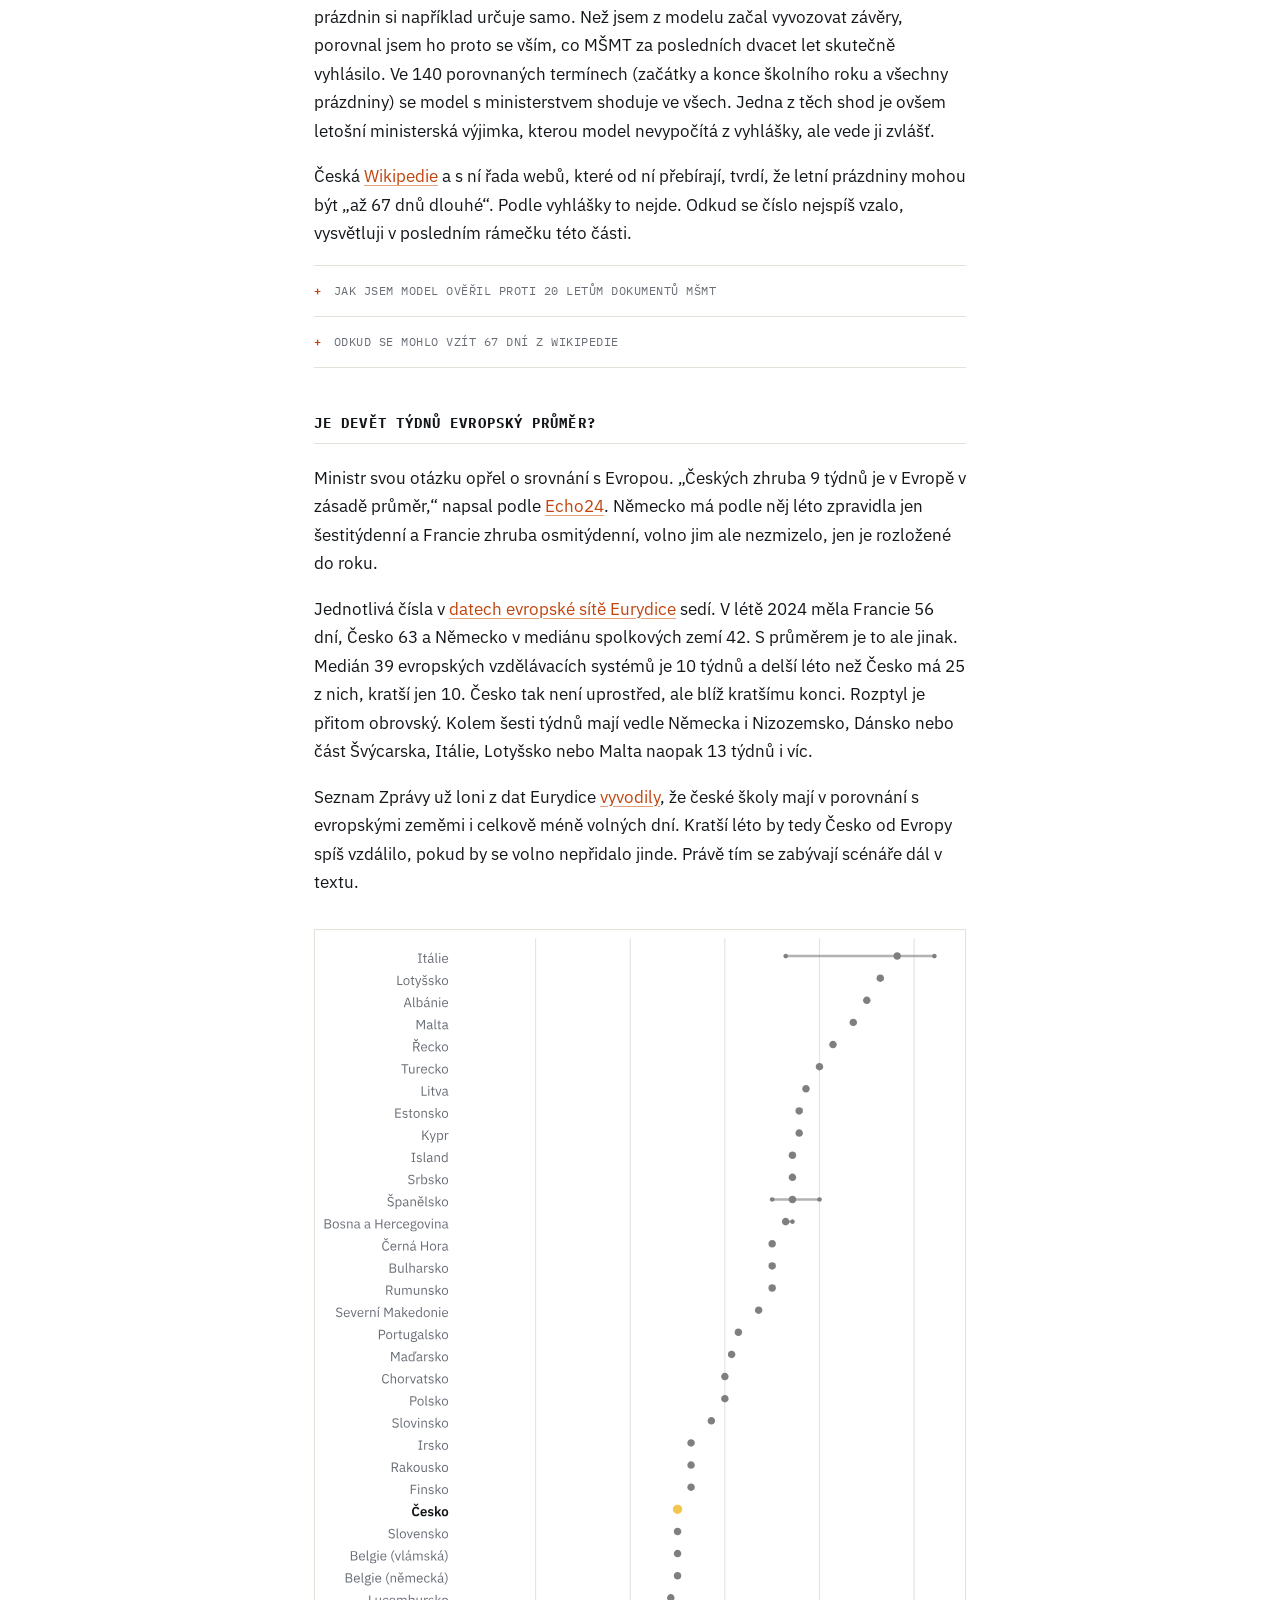
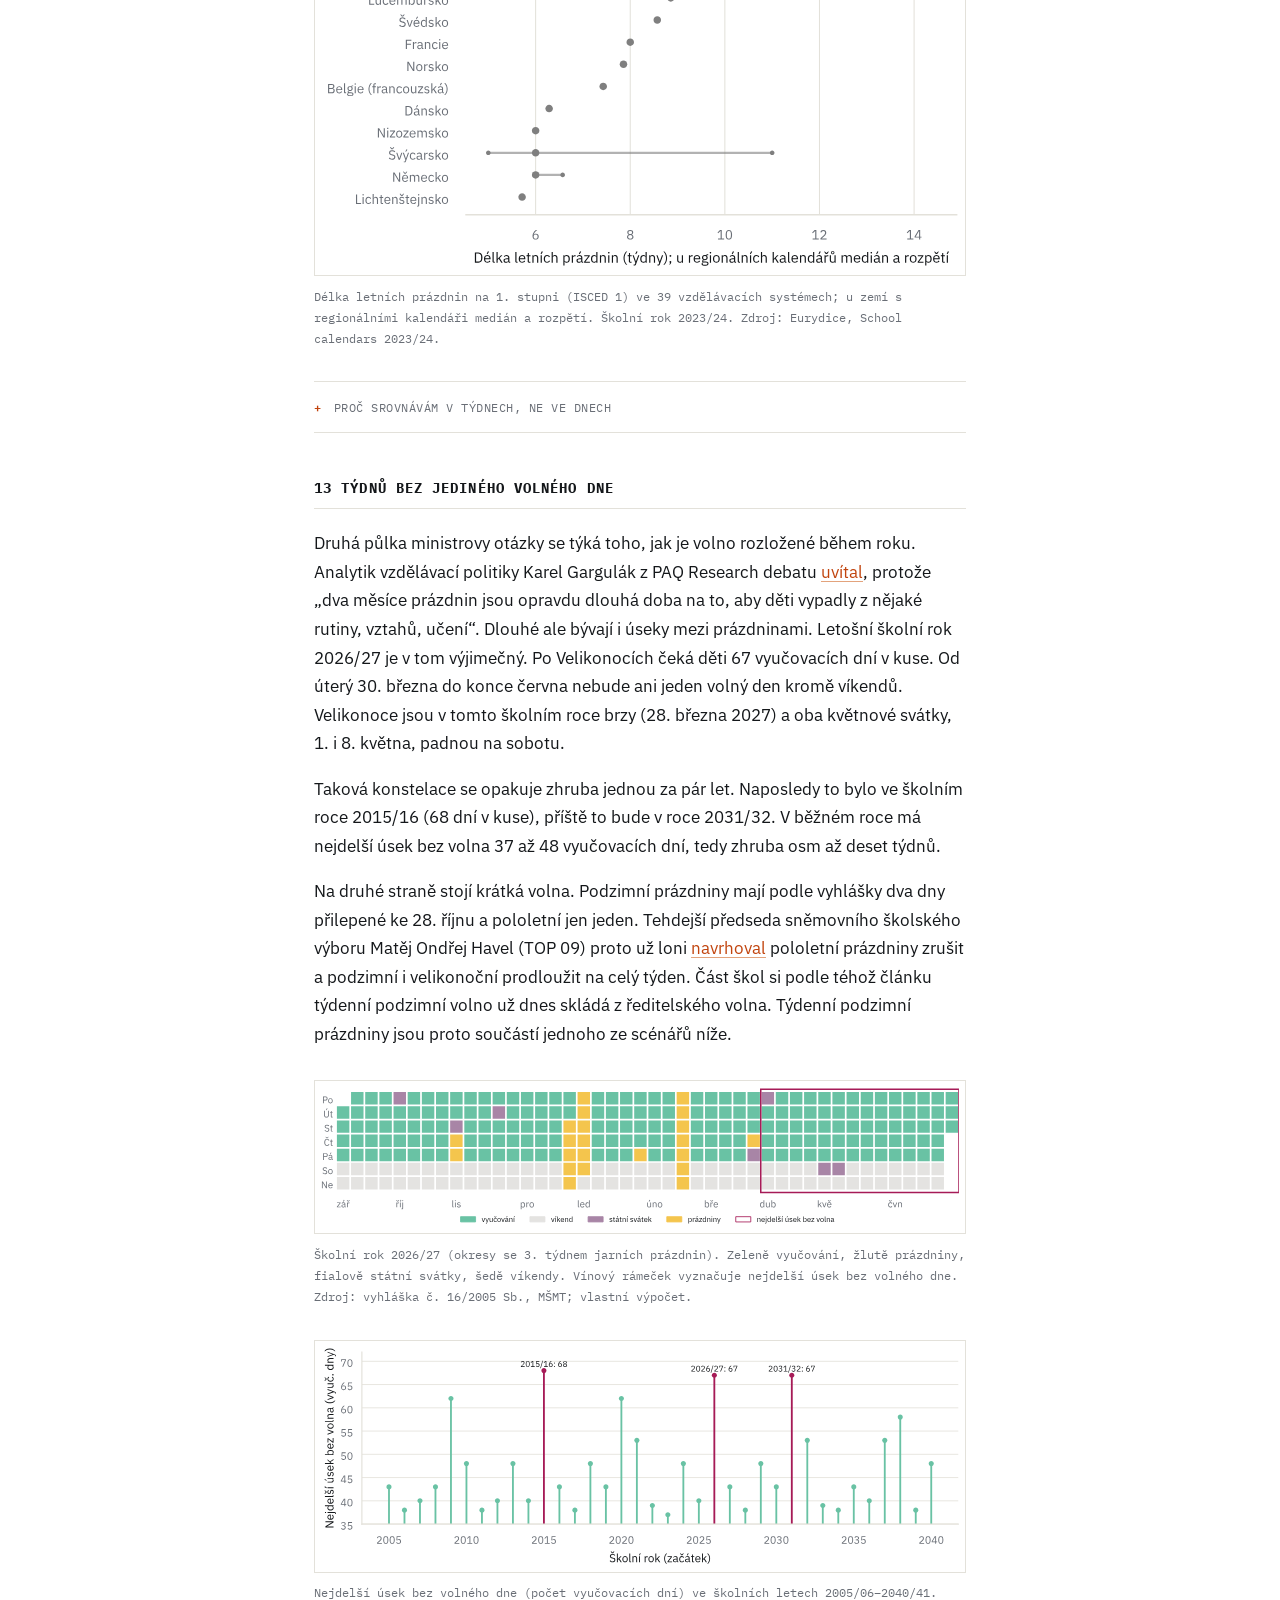
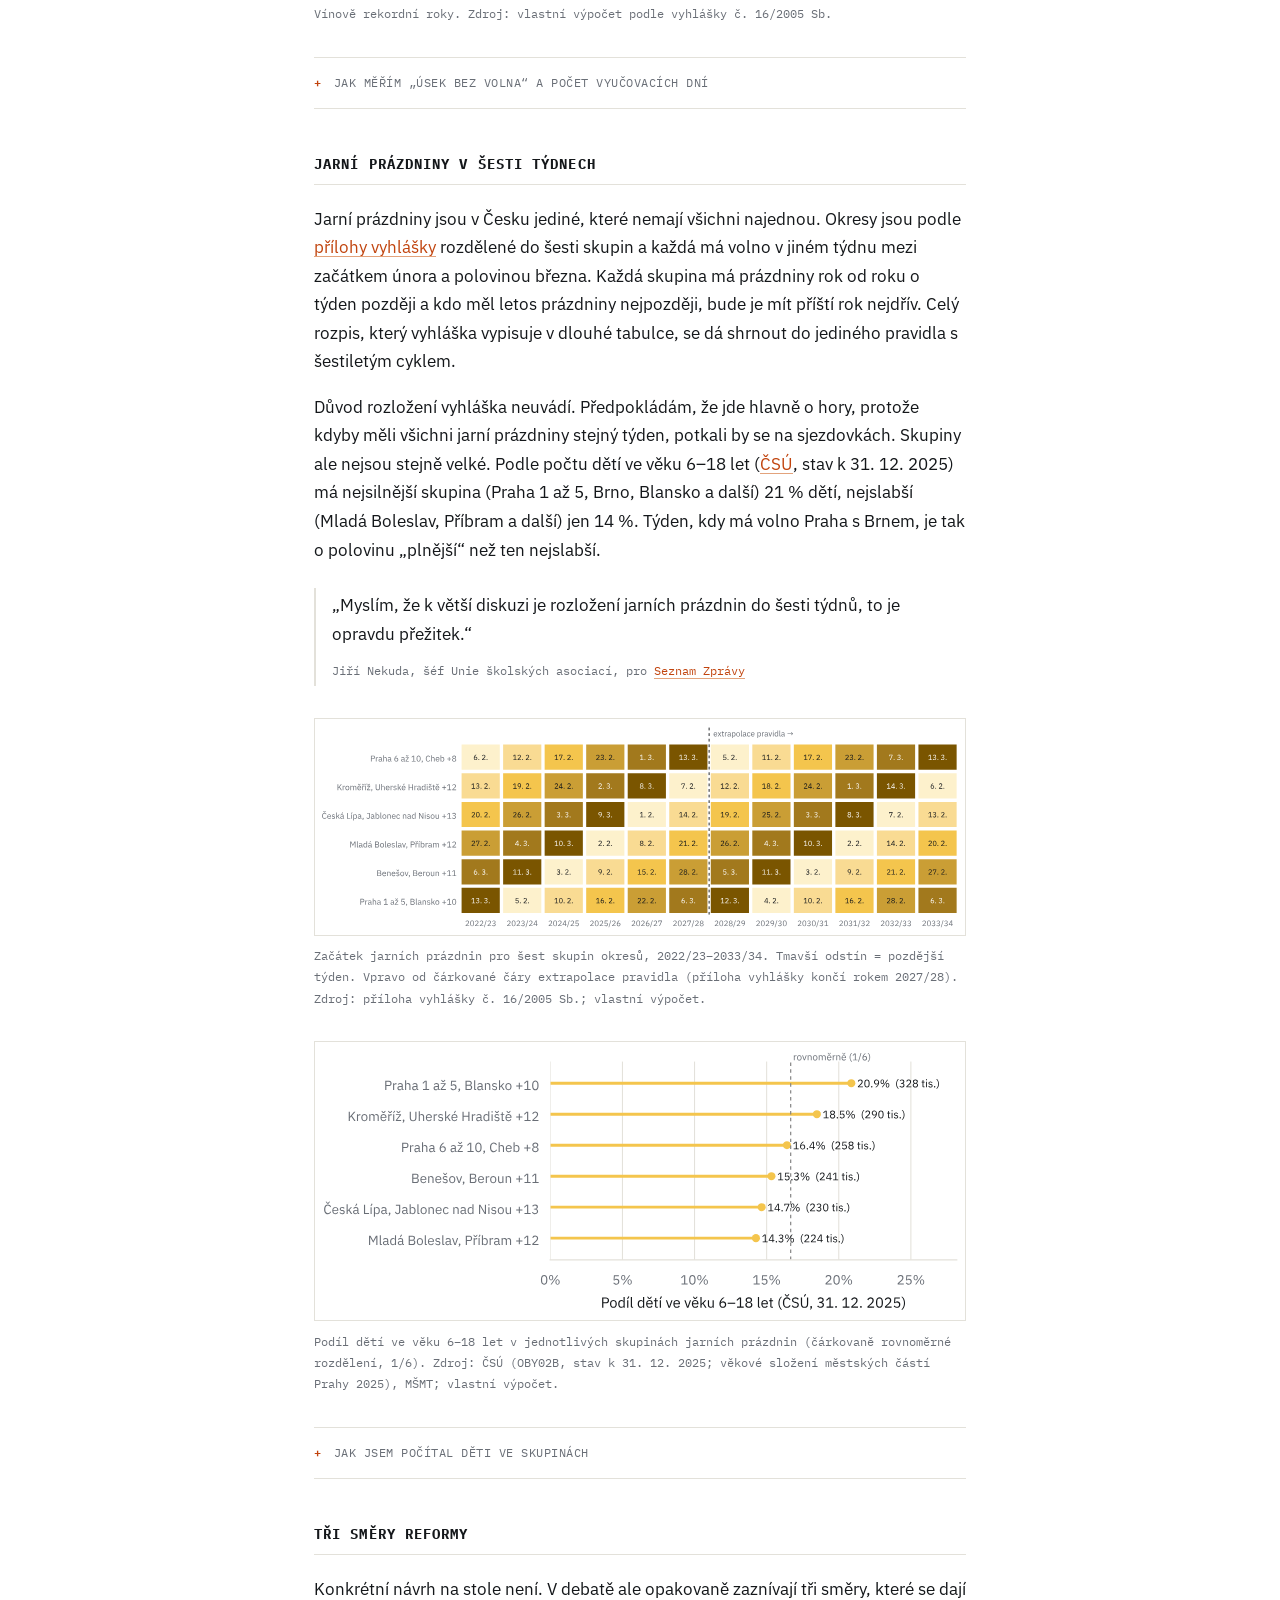
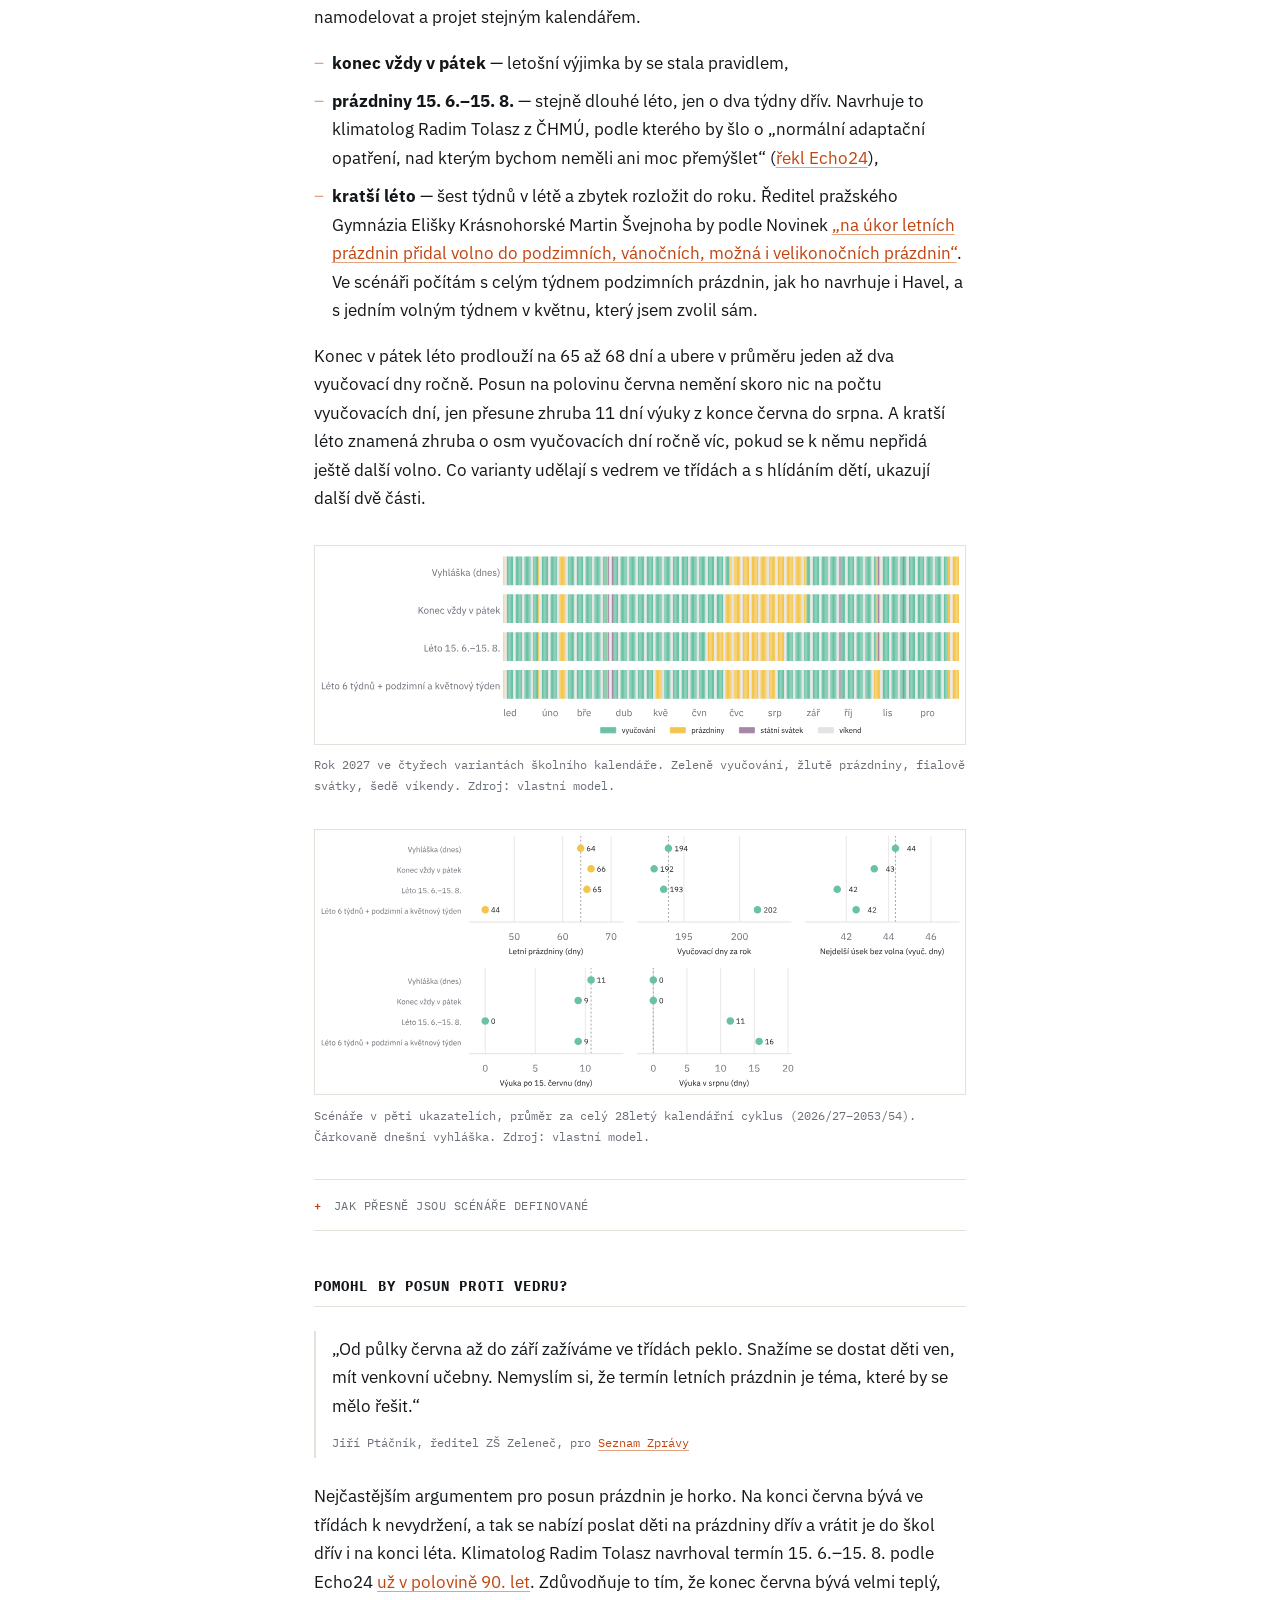
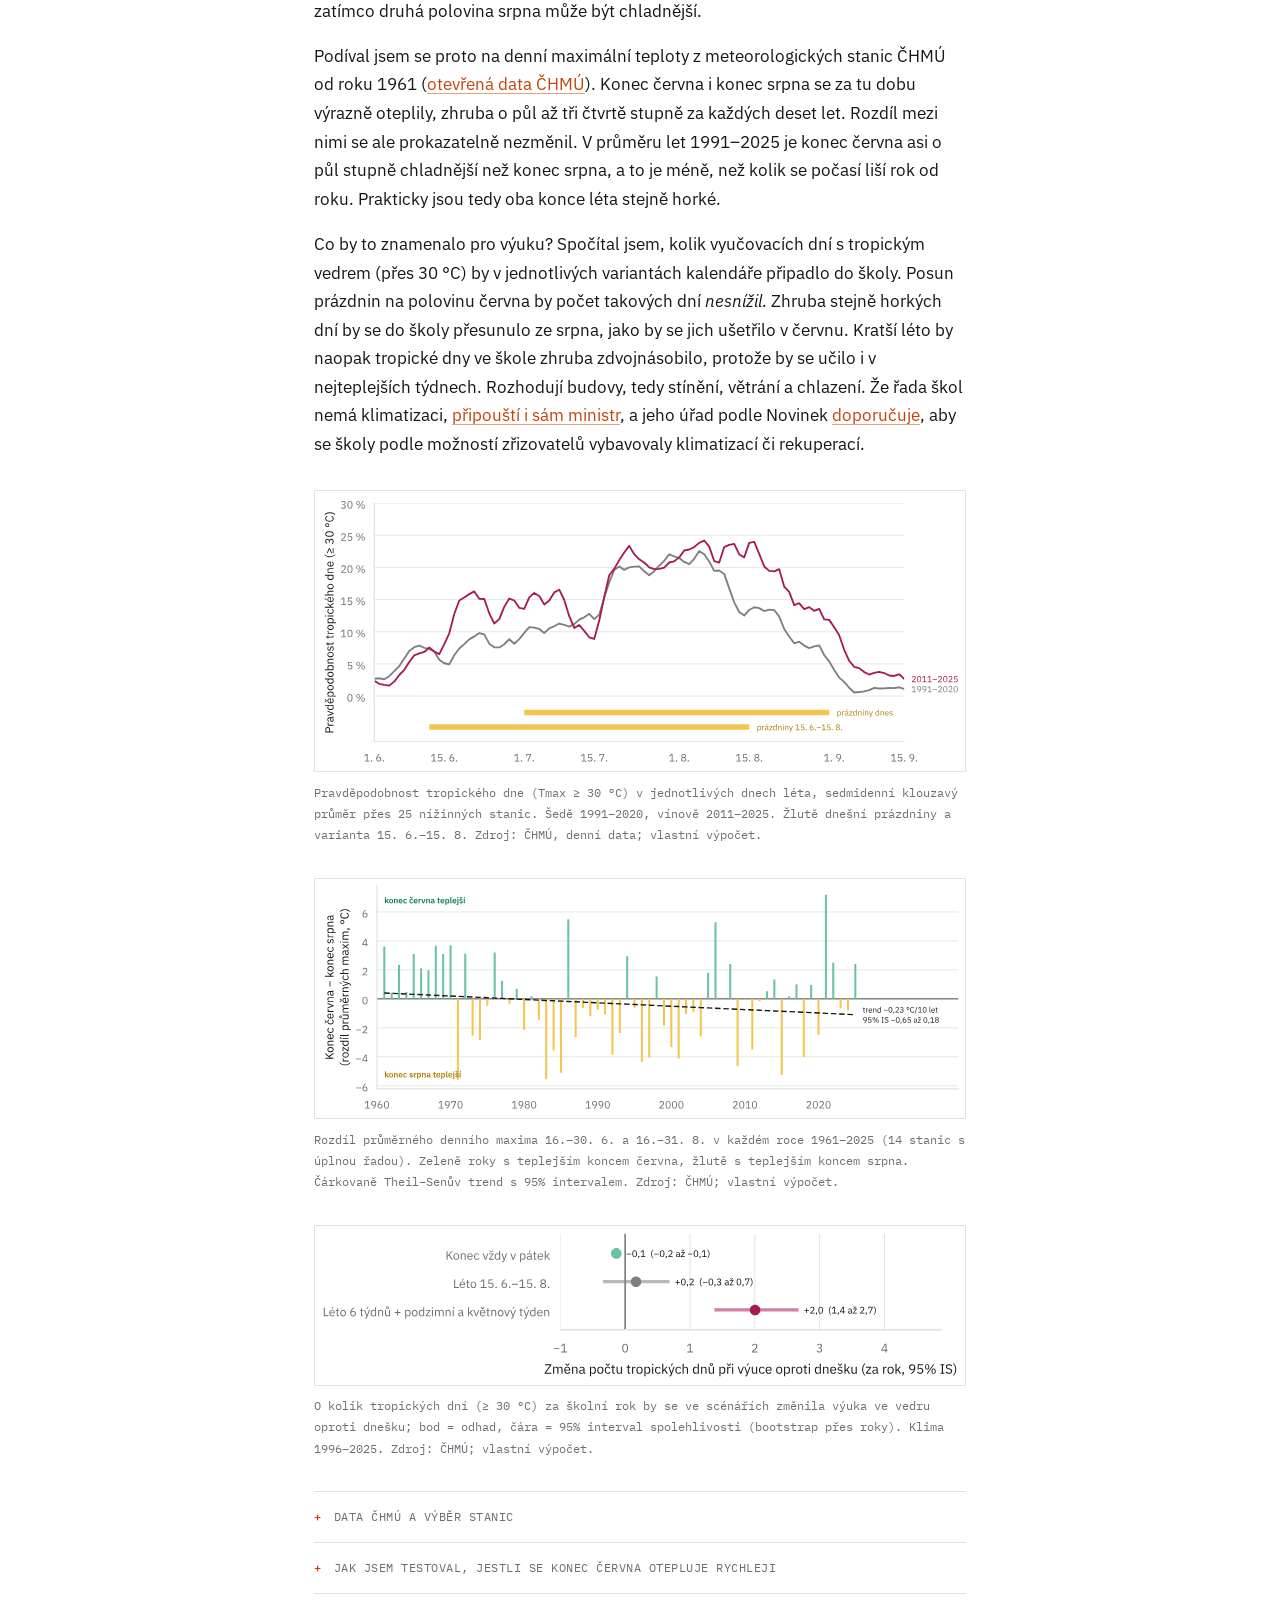
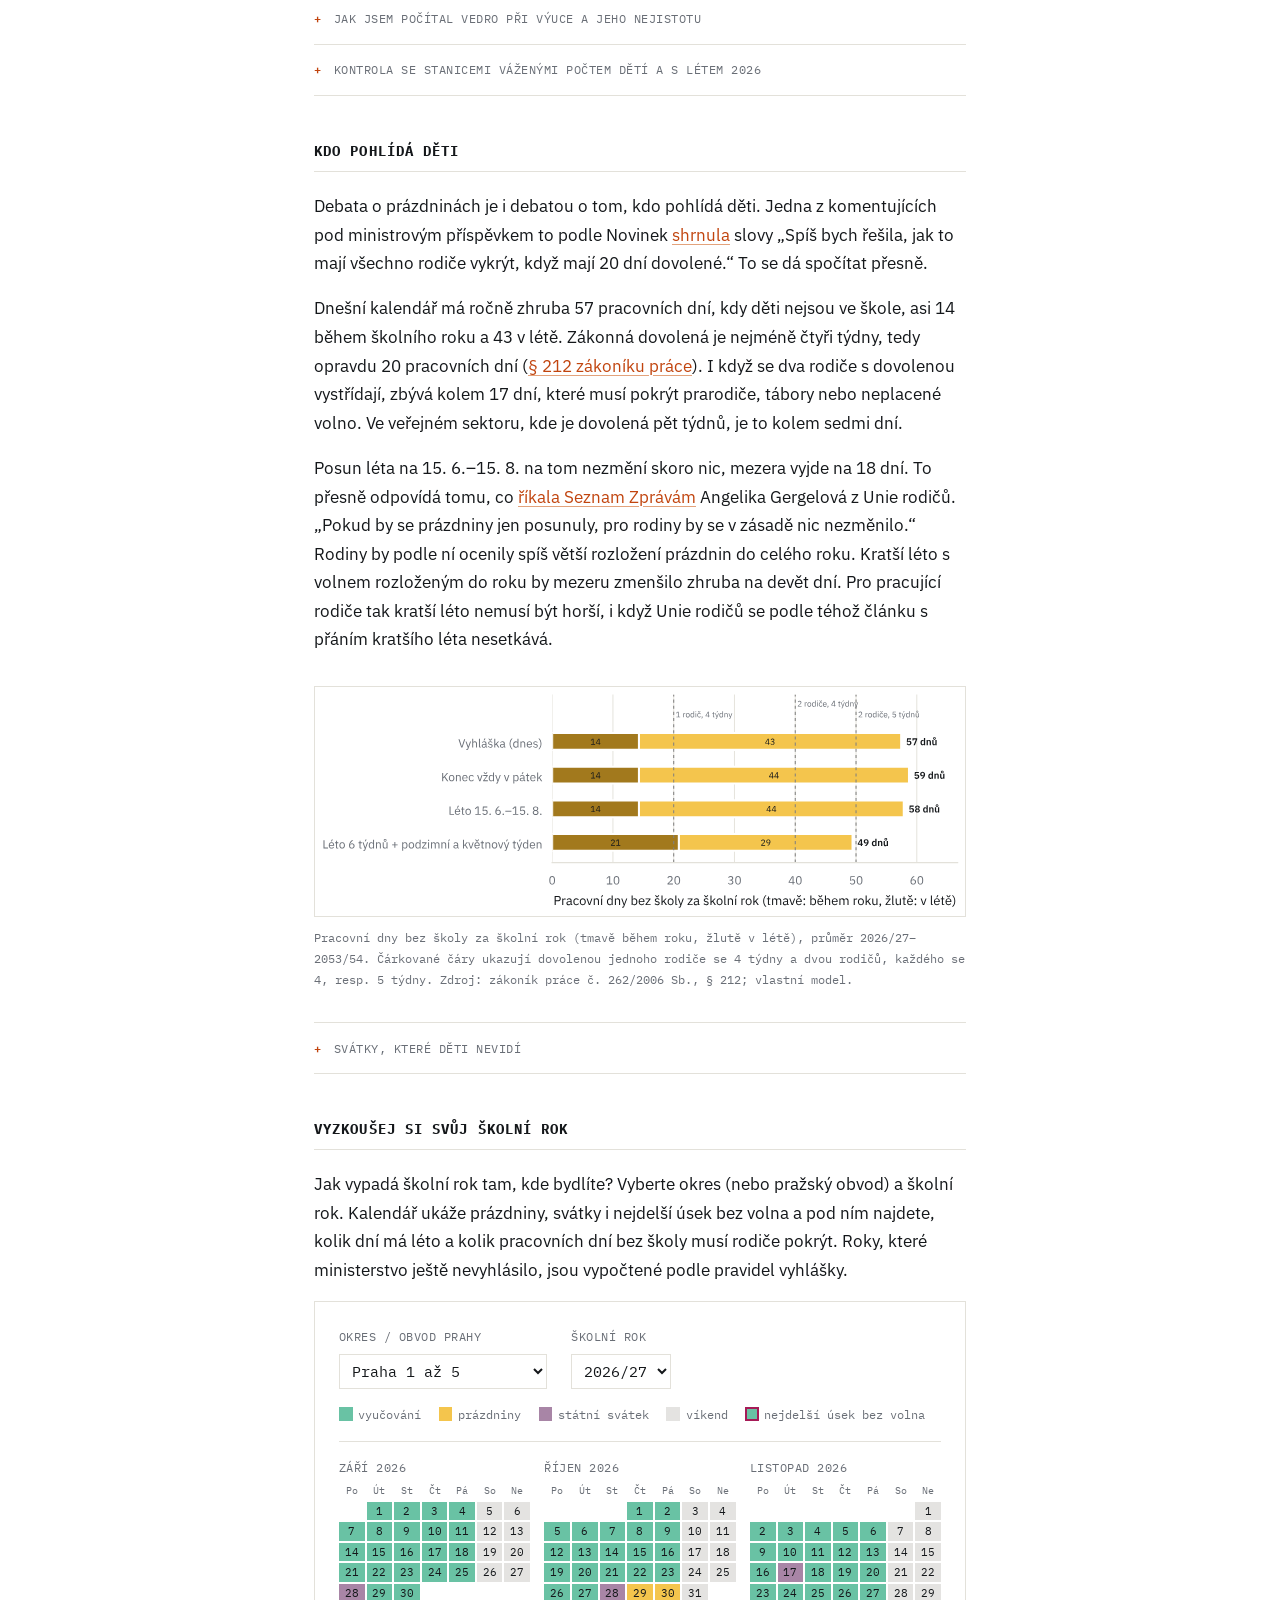
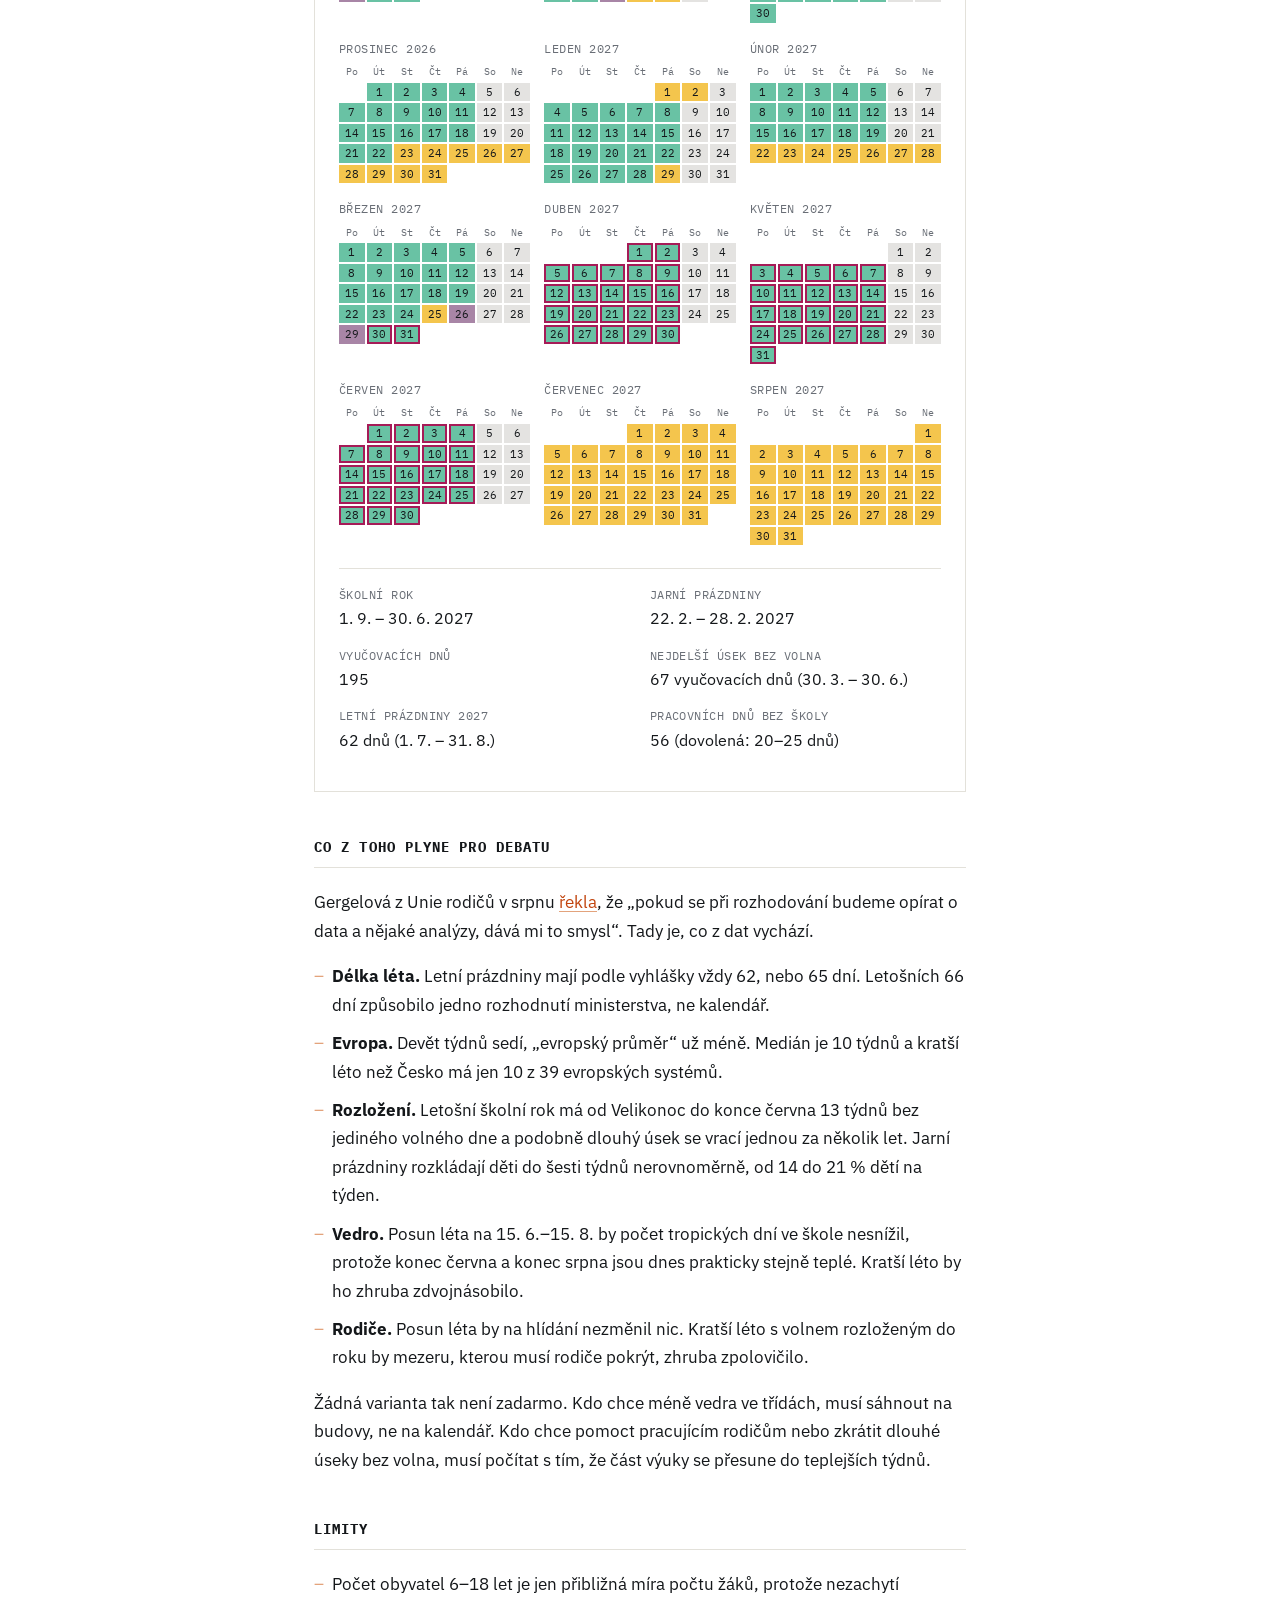
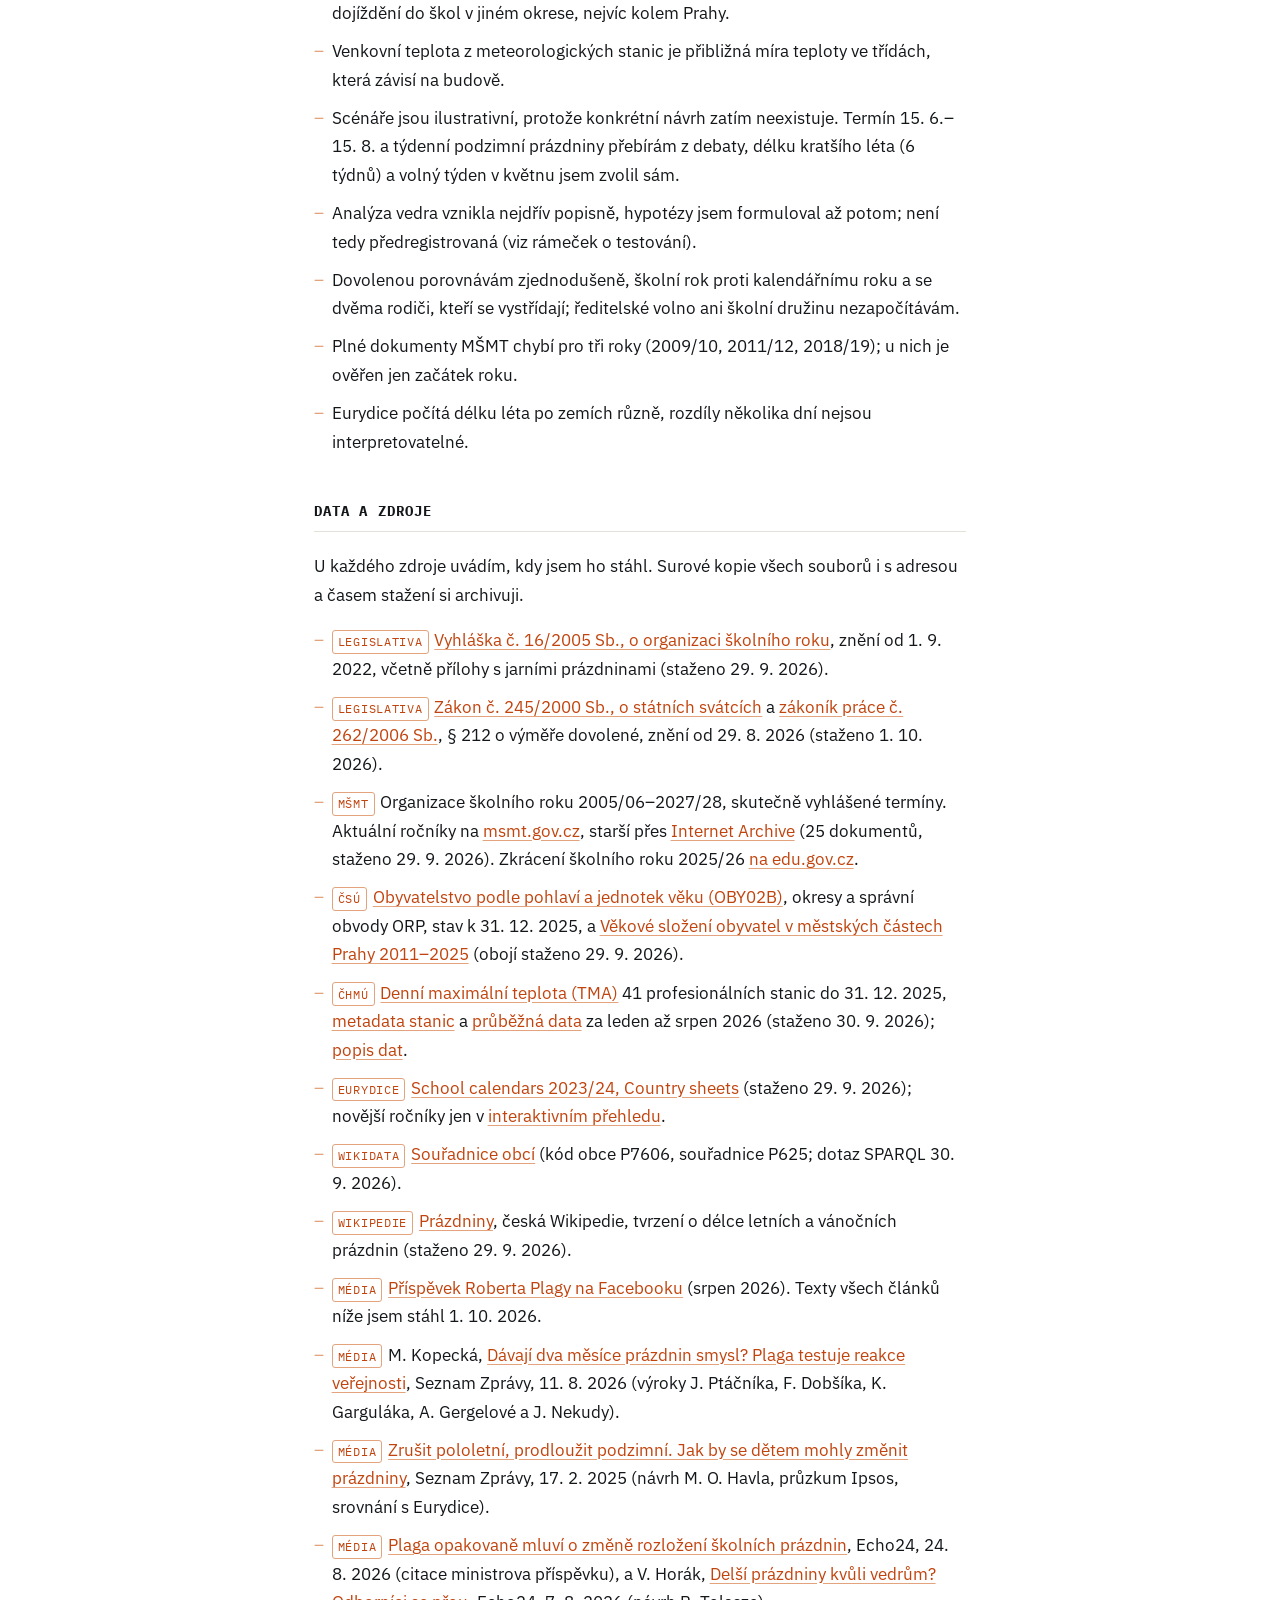
<file: projekty/skolni-prazdniny.html>
<!doctype html>
<html lang="cs">
<head>
<meta charset="utf-8">
<meta name="viewport" content="width=device-width, initial-scale=1">
<title>Posunout, zkrátit, nebo rozložit? Letní prázdniny v datech — Michal Tobiáš Dobeš</title>
<meta name="description" content="Datová analýza návrhů z debaty o letních prázdninách. Co by posun léta do června, kratší léto nebo konec roku v pátek udělaly s výukou, vedrem ve třídách a hlídáním dětí, a kde stojí Česko v Evropě.">
<link rel="icon" href="../assets/favicon.svg" type="image/svg+xml">
<meta property="og:type" content="article">
<meta property="og:locale" content="cs_CZ">
<meta property="og:title" content="Posunout, zkrátit, nebo rozložit? Letní prázdniny v datech — Michal Tobiáš Dobeš">
<meta property="og:description" content="Datová analýza návrhů z debaty o letních prázdninách. Co by posun léta do června, kratší léto nebo konec roku v pátek udělaly s výukou, vedrem ve třídách a hlídáním dětí, a kde stojí Česko v Evropě.">
<meta name="twitter:card" content="summary">
<link rel="preconnect" href="https://fonts.googleapis.com">
<link rel="preconnect" href="https://fonts.gstatic.com" crossorigin>
<link href="https://fonts.googleapis.com/css2?family=IBM+Plex+Mono:wght@400;500;600&family=IBM+Plex+Sans:wght@400;500;600;700&display=swap" rel="stylesheet">
<link rel="stylesheet" href="../styles.css">
<link rel="stylesheet" href="../assets/holidaycalc/holidaycalc-widget.css">
<style>
  .figure { margin: 2rem 0; }
  .figure img { width: 100%; display: block; border: 1px solid var(--rule); }
  .figure-caption { font-family: var(--font-mono); font-size: .78rem; color: var(--muted); margin-top: .6rem; }
  .back-link { font-family: var(--font-mono); font-size: .8rem; margin-bottom: 1.5rem; display: inline-block; }
  .stat-highlight { font-family: var(--font-mono); font-size: 1.1rem; text-align: center; margin: 1.5rem 0; }
  .info-table { width: 100%; border-collapse: collapse; margin: 1.5rem 0; font-size: .92rem; }
  .info-table th, .info-table td { border: 1px solid var(--rule); padding: .55rem .8rem; text-align: left; vertical-align: top; }
  .info-table th { font-family: var(--font-mono); font-size: .75rem; text-transform: uppercase; letter-spacing: .04em; color: var(--muted); font-weight: 600; }
  .info-table caption { font-family: var(--font-mono); font-size: .78rem; color: var(--muted); text-align: left; margin-bottom: .5rem; caption-side: top; }
  .info-table td.num { font-family: var(--font-mono); text-align: right; white-space: nowrap; }
  blockquote { border-left: 2px solid var(--rule); margin: 1.5rem 0; padding: .2rem 0 .2rem 1rem; }
  blockquote p { margin: 0 0 .4rem; }
  blockquote cite { font-family: var(--font-mono); font-size: .75rem; color: var(--muted); font-style: normal; }

  .stat-details { border-top: 1px solid var(--rule); padding: .9rem 0; }
  .stat-details:last-of-type { border-bottom: 1px solid var(--rule); }
  .stat-details summary {
    font-family: var(--font-mono);
    font-size: .78rem;
    letter-spacing: .04em;
    text-transform: uppercase;
    color: var(--muted);
    cursor: pointer;
    list-style: none;
    display: flex;
    align-items: center;
    gap: .6em;
  }
  .stat-details summary::-webkit-details-marker { display: none; }
  .stat-details summary::before { content: '+'; color: var(--accent); font-weight: 600; width: 1em; }
  .stat-details[open] summary::before { content: '\2212'; }
  .stat-details summary:hover { color: var(--ink); }
  .stat-details .stat-body { margin-top: 1rem; font-size: .95rem; }
  .stat-body dl { display: grid; grid-template-columns: max-content 1fr; gap: .3rem 1.2rem; font-family: var(--font-mono); font-size: .8rem; margin: .8rem 0; }
  .stat-body dt { color: var(--muted); }
  .stat-body dd { margin: 0; }
  .formula { font-family: var(--font-mono); font-size: .85rem; border-left: 2px solid var(--rule); padding: .4rem 0 .4rem 1rem; margin: 1rem 0; overflow-x: auto; white-space: pre; }
</style>
<script data-goatcounter="https://michaltobiasdobes.goatcounter.com/count" async src="//gc.zgo.at/count.js"></script>
</head>
<body>
<div class="wrap">

<header class="site">
  <div class="site-name"><a href="../index.html">Michal Tobiáš Dobeš</a></div>
  <nav class="site-nav" aria-label="Hlavní navigace">
    <a href="../index.html">o mně</a>
    <a href="../projekty.html" aria-current="page">projekty</a>
  </nav>
</header>

<main>
  <a class="back-link" href="../projekty.html">&larr; zpět na projekty</a>

  <p class="eyebrow">Projekt</p>
  <h1 class="page-title">Posunout, zkrátit, nebo rozložit? Letní prázdniny v datech</h1>
  <p class="subtitle with-dates">Návrhy z letošní debaty přepočítané podle vyhlášky, 20 let termínů MŠMT, teplot ČHMÚ od roku 1961 a dovolené rodičů</p>
  <p class="page-dates">vytvořeno 1. 10. 2026 · aktualizováno 31. 10. 2026</p>

  <!-- ============================================================ ÚVOD -->
  <section class="block">
    <p>Letos v srpnu se ministr školství Robert Plaga <a href="https://www.facebook.com/photo.php?fbid=1578415584062853&amp;set=a.151080243463068&amp;type=3&amp;ref=embed_post" target="_blank" rel="noopener noreferrer">zeptal na Facebooku</a>, jestli dva měsíce letních prázdnin ještě dávají smysl. Připomněl, že léto od konce června do 31. srpna <a href="https://www.echo24.cz/a/HQwQk/zpravy-domaci-zmena-letnich-prazdnin-plaga-ministerstvo-skolstvi" target="_blank" rel="noopener noreferrer">sjednotil československý stát v roce 1925</a> a že za sto let se změnila práce, rodiny i škola. Konkrétní plán za otázkou nebyl a ministr později podle Deníku N <a href="https://denikn.cz/2169557/kratsi-prazdniny-zakaz-mobilu-a-konec-devitek-vlada-se-utrhla-ze-retezu-pro-rodice-jsou-to-vystrely-zpoza-rohu-rika-psycholozka-bartakova/" target="_blank" rel="noopener noreferrer">vysvětloval</a>, že se prázdniny zatím měnit nebudou.</p>
    <blockquote>
      <p>„Dávají dva měsíce prázdnin v červenci a srpnu smysl i dnes? Nebo je čas přemýšlet, jestli by se volno během roku nedalo rozložit jinak?“</p>
      <cite>Robert Plaga, ministr školství, <a href="https://www.facebook.com/photo.php?fbid=1578415584062853&amp;set=a.151080243463068&amp;type=3&amp;ref=embed_post" target="_blank" rel="noopener noreferrer">příspěvek na Facebooku</a>, srpen 2026</cite>
    </blockquote>
    <p>Pod ministrovým příspěvkem by podle Novinek <a href="https://www.novinky.cz/clanek/domaci-maji-se-letni-prazdniny-zkratit-plaga-duma-o-zmenach-40592615" target="_blank" rel="noopener noreferrer">část lidí léto kvůli horku v učebnách prodloužila</a>, zatímco rodiče malých dětí by ho spíš zachovali nebo zkrátili. Předseda školských odborů František Dobšík podle Seznam Zpráv bral ministrův příspěvek <a href="https://www.seznamzpravy.cz/clanek/domaci-davaji-dva-mesice-prazdnin-smysl-plaga-testuje-reakce-verejnosti-312884" target="_blank" rel="noopener noreferrer">jako výstřelek v letních měsících</a>. Většina lidí je totiž se současným stavem spokojená. V průzkumu Ipsos pro Seznam Zprávy z roku 2025 to <a href="https://www.seznamzpravy.cz/clanek/kampus-zrusit-pololetni-prodlouzit-podzimni-jak-by-se-detem-mohly-zmenit-prazdniny-270045" target="_blank" rel="noopener noreferrer">uvedlo skoro 62 % lidí</a>.</p>
    <p>Tenhle text nechce rozhodnout, která varianta je nejlepší. Chce do debaty přidat čísla. Podle <a href="https://www.zakonyprolidi.cz/cs/2005-16" target="_blank" rel="noopener noreferrer">vyhlášky o organizaci školního roku</a> jsem přepočítal školní kalendář na desítky let dopředu i dozadu a ověřil ho proti všemu, co ministerstvo za dvacet let vyhlásilo. Přidal jsem evropské srovnání, teploty z meteorologických stanic a zákonnou dovolenou rodičů. Pak jsem stejným kalendářem projel tři směry, které podle mého v debatě zaznívají nejčastěji, tedy posun léta do června, kratší léto s volnem rozloženým do roku a konec školního roku vždy v pátek.</p>
  </section>

  <!-- ============================================================ 1. DÉLKA LÉTA -->
  <section class="block">
    <h2 class="section-label">62, nebo 65 dní</h2>
    <p>Než se dá mluvit o změnách, je dobré vědět, jak dlouhé léto je dnes. Podle vyhlášky má letní volno vždy buď 62, nebo 65 dní. Oba konce prázdnin totiž určuje jediný údaj, a to den v týdnu, na který padne 1. července. Když je to středa, čtvrtek nebo pátek, prázdniny začínají 1. července a končí 31. srpna, tedy přesně 62 dní. V ostatních případech se přes víkend „přilepí“ tři dny navíc, buď v červnu, nebo v září, nebo část na začátku a část na konci. Delší léto (65 dní) tak vychází zhruba ve čtyřech letech ze sedmi.</p>
    <p>Jedinou výjimkou za posledních dvacet let bylo letošní léto, které mělo 66 dní. Podle vyhlášky by mělo jen 62, ministr ale na jaře <a href="https://edu.gov.cz/obdobi-skolniho-vyucovani-ve-skolnim-roce-2025-2026-konci-drive/" target="_blank" rel="noopener noreferrer">ukončil školní rok</a> už v pátek 26. června místo v úterý 30. června. Ministerstvo podle Hospodářských novin <a href="https://domaci.hn.cz/c1-67862170-zaci-a-studenti-budou-mit-letos-delsi-letni-prazdniny-skolni-rok-skonci-driv" target="_blank" rel="noopener noreferrer">zohlednilo chování značné části rodin</a>. Odjezdy na dovolenou ještě před koncem roku vidí i školy. Šéf Unie školských asociací Jiří Nekuda <a href="https://www.seznamzpravy.cz/clanek/domaci-davaji-dva-mesice-prazdnin-smysl-plaga-testuje-reakce-verejnosti-312884" target="_blank" rel="noopener noreferrer">pro Seznam Zprávy uvedl</a>, že „v červnu a září zaznamenáváme poměrně dost odjezdů žáků a jejich rodin na dovolené“. Pořadatelům táborů ale změna přišla pozdě. „Tábory se obyčejně plánují již v lednu či únoru,“ <a href="https://www.denik.cz/skolstvi-a-vzdelavani/cesko-letni-prazdniny-skoly-zaci-rodice-tabory-robert-plaga-zadelal-na-chaos.html" target="_blank" rel="noopener noreferrer">upozornil v Deníku</a> předseda České rady dětí a mládeže Aleš Sedláček.</p>
    <p>Jedno ministerské rozhodnutí tak změnilo délku léta víc, než kolik kalendář kolísá sám od sebe. Návrhy z debaty přitom nepracují s dny, ale s týdny.</p>
    <p class="stat-highlight">62 dní · 65 dní · 66 dní (2026, výjimka MŠMT)</p>

    <div class="figure">
      <img src="../assets/img/prazdniny/fig01_leto_podle_dne.svg" alt="Délka letních prázdnin podle dne v týdnu, na který padne 1. července: 65 dní pro pondělí, úterý, sobotu a neděli, 62 dní pro středu až pátek; čára na 67 dnech označuje údaj z Wikipedie." loading="lazy">
      <p class="figure-caption">Délka hlavních prázdnin podle dne v týdnu, na který připadne 1. července. Šedě červenec a srpen (62 dní), žlutě dny navíc v červnu a září. Vínová čára označuje údaj „až 67 dnů“ z české Wikipedie. Zdroj: vyhláška č. 16/2005 Sb., § 2 odst. 3; vlastní výpočet.</p>
    </div>

    <div class="figure">
      <img src="../assets/img/prazdniny/fig02_leto_casova_osa.svg" alt="Začátek a konec letních prázdnin v letech 2005 až 2035; jediný rok s odchylkou od vyhlášky je 2026." loading="lazy">
      <p class="figure-caption">Začátek a konec letních prázdnin 2005–2035 vůči 1. 7. a 31. 8., číslo udává délku ve dnech. Vínově rok 2026, kdy MŠMT ukončilo vyučování dříve, než stanoví vyhláška. Zdroj: vyhláška č. 16/2005 Sb., MŠMT; vlastní výpočet.</p>
    </div>

    <details class="stat-details">
      <summary>Jak vyhláška určuje začátek a konec školního roku</summary>
      <div class="stat-body">
        <p>Vyhláška č. 16/2005 Sb. stanoví, že školní vyučování začíná 1. září a končí 30. června. Výjimky jsou jen dvě a § 2 odst. 3 je popisuje takto. <em>„Připadne-li začátek prvního pololetí na pátek, začíná vyučování následující pondělí. Připadne-li konec druhého pololetí na pondělí, končí vyučování předcházející pátek.“</em> Víkendy pravidlo řešit nemusí, škola v sobotu nezačíná ani nekončí, takže se posouvají samy.</p>
        <p>Červenec a srpen mají dohromady 62 dní a 62 = 8 × 7 + 6. Den v týdnu, na který padne 1. září, je proto vždy o jeden „dřív“ než den, na který padne 1. července. Oba konce prázdnin tak určuje jediný údaj, jak ukazuje tabulka.</p>
        <table class="info-table">
          <caption>Délka letních prázdnin podle dne v týdnu, na který připadne 1. července</caption>
          <thead><tr><th>1. 7. je</th><th>poslední školní den</th><th>první školní den</th><th>dny v červnu</th><th>dny v září</th><th>délka</th></tr></thead>
          <tbody>
            <tr><td>pondělí</td><td>pá 28. 6.</td><td>po 2. 9.</td><td class="num">2</td><td class="num">1</td><td class="num"><strong>65</strong></td></tr>
            <tr><td>úterý</td><td>pá 27. 6.</td><td>po 1. 9.</td><td class="num">3</td><td class="num">0</td><td class="num"><strong>65</strong></td></tr>
            <tr><td>středa</td><td>út 30. 6.</td><td>út 1. 9.</td><td class="num">0</td><td class="num">0</td><td class="num">62</td></tr>
            <tr><td>čtvrtek</td><td>st 30. 6.</td><td>st 1. 9.</td><td class="num">0</td><td class="num">0</td><td class="num">62</td></tr>
            <tr><td>pátek</td><td>čt 30. 6.</td><td>čt 1. 9.</td><td class="num">0</td><td class="num">0</td><td class="num">62</td></tr>
            <tr><td>sobota</td><td>pá 30. 6.</td><td>po 4. 9.</td><td class="num">0</td><td class="num">3</td><td class="num"><strong>65</strong></td></tr>
            <tr><td>neděle</td><td>pá 29. 6.</td><td>po 3. 9.</td><td class="num">1</td><td class="num">2</td><td class="num"><strong>65</strong></td></tr>
          </tbody>
        </table>
        <p>Délku počítám od dne po vysvědčení do dne před prvním školním dnem, včetně víkendů. V celém 400letém cyklu gregoriánského kalendáře vychází 65 dní v 228 letech (57 %) a průměrná délka je 63,7 dne. Pondělní pravidlo platilo prokazatelně už v roce 2008, kdy 30. 6. připadl na pondělí a školní rok skončil v pátek 27. 6.</p>
      </div>
    </details>

    <p>Celý model stojí na vyhlášce. Ministerstvo ale každý rok vydává <a href="https://msmt.gov.cz/organizace-skolniho-roku" target="_blank" rel="noopener noreferrer">vlastní dokument</a> s konkrétními termíny a ve vyhlášce není úplně všechno, přesné dny podzimních prázdnin si například určuje samo. Než jsem z modelu začal vyvozovat závěry, porovnal jsem ho proto se vším, co MŠMT za posledních dvacet let skutečně vyhlásilo. Ve 140 porovnaných termínech (začátky a konce školního roku a všechny prázdniny) se model s ministerstvem shoduje ve všech. Jedna z těch shod je ovšem letošní ministerská výjimka, kterou model nevypočítá z vyhlášky, ale vede ji zvlášť.</p>
    <p>Česká <a href="https://cs.wikipedia.org/wiki/Pr%C3%A1zdniny" target="_blank" rel="noopener noreferrer">Wikipedie</a> a s ní řada webů, které od ní přebírají, tvrdí, že letní prázdniny mohou být „až 67 dnů dlouhé“. Podle vyhlášky to nejde. Odkud se číslo nejspíš vzalo, vysvětluji v posledním rámečku této části.</p>

    <details class="stat-details">
      <summary>Jak jsem model ověřil proti 20 letům dokumentů MŠMT</summary>
      <div class="stat-body">
        <p>MŠMT každý rok zveřejňuje dokument „Organizace školního roku“ se všemi termíny. Web msmt.gov.cz byl ale v roce 2025 přestavěn a starší ročníky z něj zmizely. Dokumenty jsem proto stáhl z <a href="https://web.archive.org/" target="_blank" rel="noopener noreferrer">Internet Archive</a>. Přes rozhraní Wayback Machine (CDX API) jsem vyhledal všechny archivované stránky „organizace-skolniho-roku“ a pro každý rok stáhl nejnovější snímek, celkem 25 stránek. Ke každému souboru si ukládám původní adresu, adresu snímku a čas stažení.</p>
        <p>MŠMT však často přepisovalo starou adresu textem nového roku. <a href="https://web.archive.org/web/20210909081809/https://www.msmt.cz/vzdelavani/skolstvi-v-cr/organizace-skolniho-roku-2015-2016" target="_blank" rel="noopener noreferrer">Stránka s „2015-2016“ v adrese</a> tak obsahuje i rok 2016/17. Školní rok proto čtu z textu dokumentu, ne z adresy. Z textů jsem automaticky vytěžil sedm údajů za každý rok (první a poslední vyučovací den, začátek dalšího roku, podzimní, vánoční, pololetní a velikonoční prázdniny) a porovnal je s výpočtem podle vyhlášky.</p>
        <dl>
          <dt>porovnání</dt><dd>20 školních let (2005/06–2027/28) × 7 údajů = 140</dd>
          <dt>shoda</dt><dd>140 / 140, z toho 139 podle pravidel vyhlášky a 1 známá výjimka (konec roku 2025/26); po opravě pravidla pro podzimní prázdniny v letech, kdy 28. 10. padne na neděli</dd>
          <dt>chybí</dt><dd>plné dokumenty pro 2009/10, 2011/12 a 2018/19 (v archivu nejsou)</dd>
        </dl>
        <p>Vánoční prázdniny porovnávám jen na všedních dnech, protože MŠMT je uvádí jednou včetně víkendů, jindy bez nich. Rok 2025/26 <a href="https://web.archive.org/web/20230605124257/https://www.msmt.cz/vzdelavani/organizace-skolniho-roku-2025-2026-v-zs-ss-zus-a-1" target="_blank" rel="noopener noreferrer">dokument MŠMT</a> původně ukončil 30. 6. 2026, ministerstvo ho později zkrátilo na 26. 6. (<a href="https://edu.gov.cz/obdobi-skolniho-vyucovani-ve-skolnim-roce-2025-2026-konci-drive/" target="_blank" rel="noopener noreferrer">edu.gov.cz</a>). Takové odchylky od vyhlášky vedu v modelu zvlášť, se zdrojem. Zajímavost z archivu ukazuje, že vybrané pražské školy končily školní rok 2005/06 už ve středu 28. 6. 2006, protože ubytovávaly cvičence XIV. všesokolského sletu (<a href="https://web.archive.org/web/20071209045334/http://www.msmt.cz:80/vzdelavani/opatreni-msmt-ze-dne-15-kvetna-2006-kterym-se-stanovi-odlisnosti-v-organizaci-skolniho-roku-2005-2006-ve-vybranych-skolach-v-souvislosti-s-konanim-xiv-vsesokolskeho-sletu" target="_blank" rel="noopener noreferrer">opatření MŠMT č. j. 12386/2006-20</a>).</p>
      </div>
    </details>

    <details class="stat-details">
      <summary>Odkud se mohlo vzít 67 dní z Wikipedie</summary>
      <div class="stat-body">
        <p>Článek <a href="https://cs.wikipedia.org/wiki/Pr%C3%A1zdniny" target="_blank" rel="noopener noreferrer">Prázdniny</a> na české Wikipedii uvádí, že letní prázdniny „nejdelší dobu mohou být (včetně víkendů) až 67 dnů dlouhé“ (staženo 29. 9. 2026). 67 dní by vyšlo, kdybychom k 62 dnům přičetli přesah do června z jednoho roku (+3 dny, když 1. 7. padne na úterý) a přesah do září z jiného (+2 dny, když 1. 7. padne na neděli). Takové přesahy ale nemohou nastat ve stejném roce, protože oba konce určuje týž den v týdnu (viz tabulka výše). Součet dvou největších přesahů by dal dokonce 68 dní, do září totiž mohou přibýt až 3 dny, když 1. 7. padne na sobotu.</p>
        <p>Zmatek nejspíš přiživuje, že ani úřady nepočítají délku prázdnin jednotně. MŠMT v dokumentech „Organizace školního roku“ uvádí začátek hlavních prázdnin někdy až v pondělí, bez víkendu, který jim předchází („od pondělí 2. července 2007“ v <a href="https://web.archive.org/web/20080615132719/http://www.msmt.cz:80/vzdelavani/organizace-skolniho-roku-2006-2007-v-zakladnich-skolach-strednich-skolach-zakladnich-umeleckych-skolach-a-konzervatorich" target="_blank" rel="noopener noreferrer">dokumentu pro 2006/07</a>, stejně v <a href="https://web.archive.org/web/20210909065553/https://www.msmt.cz/vzdelavani/skolstvi-v-cr/organizace-skolniho-roku-2017-2018" target="_blank" rel="noopener noreferrer">dokumentu pro 2017/18</a>), jindy už od soboty („od soboty 29. června 2013“ v <a href="https://web.archive.org/web/20210307162416/https://www.msmt.cz/vzdelavani/organizace-skolniho-roku-2012-2013" target="_blank" rel="noopener noreferrer">dokumentu pro 2012/13</a>). Evropská síť Eurydice ve <a href="https://eurydice.eacea.ec.europa.eu/sites/default/files/2023-09/Calendars_Country_Sheets_2023_2024_0.xlsx" target="_blank" rel="noopener noreferrer">svých kalendářích pro 2023/24</a> uvádí české léto 2024 jako 63 dní (1. 7.–1. 9.), přestože vysvědčení se rozdávalo v pátek 28. 6., a podle stejné logiky jako jinde v článku tak léto mělo 65 dní.</p>
        <p><a href="https://cs.wikipedia.org/wiki/Pr%C3%A1zdniny" target="_blank" rel="noopener noreferrer">Wikipedie</a> má naopak pravdu u Vánoc. Vánoční prázdniny trvají podle § 4 odst. 3 od 23. 12. do 2. 1. (začínají už v pondělí, je-li 23. 12. úterý, a končí v pátek, je-li 3. 1. pátek). Včetně navazujících víkendů tak vychází 11, 12, nebo 16 dní.</p>
        <div class="figure">
          <img src="../assets/img/prazdniny/fig03_vanoce_podle_dne.svg" alt="Délka vánočních prázdnin včetně víkendů podle dne, na který padne Štědrý den: 16 dní pro úterý a středu, 12 pro pondělí a čtvrtek, 11 jinak." loading="lazy">
          <p class="figure-caption">Vánoční volno včetně navazujících víkendů podle dne v týdnu, na který připadne Štědrý den. Zdroj: vyhláška č. 16/2005 Sb., § 4 odst. 3; vlastní výpočet.</p>
        </div>
      </div>
    </details>
  </section>

  <!-- ============================================================ 5. EVROPA -->
  <section class="block">
    <h2 class="section-label">je devět týdnů evropský průměr?</h2>
    <p>Ministr svou otázku opřel o srovnání s Evropou. „Českých zhruba 9 týdnů je v Evropě v zásadě průměr,“ napsal podle <a href="https://www.echo24.cz/a/HQwQk/zpravy-domaci-zmena-letnich-prazdnin-plaga-ministerstvo-skolstvi" target="_blank" rel="noopener noreferrer">Echo24</a>. Německo má podle něj léto zpravidla jen šestitýdenní a Francie zhruba osmitýdenní, volno jim ale nezmizelo, jen je rozložené do roku.</p>
    <p>Jednotlivá čísla v <a href="https://eurydice.eacea.ec.europa.eu/sites/default/files/2023-09/Calendars_Country_Sheets_2023_2024_0.xlsx" target="_blank" rel="noopener noreferrer">datech evropské sítě Eurydice</a> sedí. V létě 2024 měla Francie 56 dní, Česko 63 a Německo v mediánu spolkových zemí 42. S průměrem je to ale jinak. Medián 39 evropských vzdělávacích systémů je 10 týdnů a delší léto než Česko má 25 z nich, kratší jen 10. Česko tak není uprostřed, ale blíž kratšímu konci. Rozptyl je přitom obrovský. Kolem šesti týdnů mají vedle Německa i Nizozemsko, Dánsko nebo část Švýcarska, Itálie, Lotyšsko nebo Malta naopak 13 týdnů i víc.</p>
    <p>Seznam Zprávy už loni z dat Eurydice <a href="https://www.seznamzpravy.cz/clanek/kampus-zrusit-pololetni-prodlouzit-podzimni-jak-by-se-detem-mohly-zmenit-prazdniny-270045" target="_blank" rel="noopener noreferrer">vyvodily</a>, že české školy mají v porovnání s evropskými zeměmi i celkově méně volných dní. Kratší léto by tedy Česko od Evropy spíš vzdálilo, pokud by se volno nepřidalo jinde. Právě tím se zabývají scénáře dál v textu.</p>

    <div class="figure">
      <img src="../assets/img/prazdniny/fig09_evropa_leto.svg" alt="Délka letních prázdnin v týdnech v 39 evropských vzdělávacích systémech; Česko kolem 9 týdnů, mírně pod mediánem." loading="lazy">
      <p class="figure-caption">Délka letních prázdnin na 1. stupni (ISCED 1) ve 39 vzdělávacích systémech; u zemí s regionálními kalendáři medián a rozpětí. Školní rok 2023/24. Zdroj: Eurydice, School calendars 2023/24.</p>
    </div>

    <details class="stat-details">
      <summary>Proč srovnávám v týdnech, ne ve dnech</summary>
      <div class="stat-body">
        <p>Data pocházejí z tabulky <a href="https://eurydice.eacea.ec.europa.eu/sites/default/files/2023-09/Calendars_Country_Sheets_2023_2024_0.xlsx" target="_blank" rel="noopener noreferrer">Eurydice School calendars 2023/24</a> (1. stupeň, ISCED 1). Je to nejnovější ročník, který Eurydice zveřejnila jako soubor; novější kalendáře jsou jen v interaktivním dashboardu. Za letní prázdniny beru nejdelší volný úsek, který začíná v květnu až srpnu. U zemí, kde se kalendář liší podle regionu (Německo, Španělsko, Itálie, Švýcarsko a další), ukazuji medián a rozpětí přes regiony.</p>
        <p>Země ale nepočítají délku léta stejně, například jestli započítat víkend před začátkem prázdnin. <a href="https://eurydice.eacea.ec.europa.eu/sites/default/files/2023-09/Calendars_Country_Sheets_2023_2024_0.xlsx" target="_blank" rel="noopener noreferrer">Eurydice</a> uvádí české léto 2024 jako 63 dní, podle definice v tomto článku to bylo 65. Rozdíly několika dní jsou proto šum a země srovnávám v týdnech. Medián 39 vzdělávacích systémů je 10 týdnů, Česko má kolem 9.</p>
      </div>
    </details>
  </section>

  <!-- ============================================================ 2. ROK BEZ PŘESTÁVKY -->
  <section class="block">
    <h2 class="section-label">13 týdnů bez jediného volného dne</h2>
    <p>Druhá půlka ministrovy otázky se týká toho, jak je volno rozložené během roku. Analytik vzdělávací politiky Karel Gargulák z PAQ Research debatu <a href="https://www.seznamzpravy.cz/clanek/domaci-davaji-dva-mesice-prazdnin-smysl-plaga-testuje-reakce-verejnosti-312884" target="_blank" rel="noopener noreferrer">uvítal</a>, protože „dva měsíce prázdnin jsou opravdu dlouhá doba na to, aby děti vypadly z nějaké rutiny, vztahů, učení“. Dlouhé ale bývají i úseky mezi prázdninami. Letošní školní rok 2026/27 je v tom výjimečný. Po Velikonocích čeká děti 67 vyučovacích dní v kuse. Od úterý 30. března do konce června nebude ani jeden volný den kromě víkendů. Velikonoce jsou v tomto školním roce brzy (28. března 2027) a oba květnové svátky, 1. i 8. května, padnou na sobotu.</p>
    <p>Taková konstelace se opakuje zhruba jednou za pár let. Naposledy to bylo ve školním roce 2015/16 (68 dní v kuse), příště to bude v roce 2031/32. V běžném roce má nejdelší úsek bez volna 37 až 48 vyučovacích dní, tedy zhruba osm až deset týdnů.</p>
    <p>Na druhé straně stojí krátká volna. Podzimní prázdniny mají podle vyhlášky dva dny přilepené ke 28. říjnu a pololetní jen jeden. Tehdejší předseda sněmovního školského výboru Matěj Ondřej Havel (TOP 09) proto už loni <a href="https://www.seznamzpravy.cz/clanek/kampus-zrusit-pololetni-prodlouzit-podzimni-jak-by-se-detem-mohly-zmenit-prazdniny-270045" target="_blank" rel="noopener noreferrer">navrhoval</a> pololetní prázdniny zrušit a podzimní i velikonoční prodloužit na celý týden. Část škol si podle téhož článku týdenní podzimní volno už dnes skládá z ředitelského volna. Týdenní podzimní prázdniny jsou proto součástí jednoho ze scénářů níže.</p>

    <div class="figure">
      <img src="../assets/img/prazdniny/fig06_kalendar_2026.svg" alt="Kalendář školního roku 2026/27 po týdnech: zeleně vyučování, žlutě prázdniny, fialově státní svátky; vínový rámeček vyznačuje nepřerušený úsek od Velikonoc do konce června." loading="lazy">
      <p class="figure-caption">Školní rok 2026/27 (okresy se 3. týdnem jarních prázdnin). Zeleně vyučování, žlutě prázdniny, fialově státní svátky, šedě víkendy. Vínový rámeček vyznačuje nejdelší úsek bez volného dne. Zdroj: vyhláška č. 16/2005 Sb., MŠMT; vlastní výpočet.</p>
    </div>

    <div class="figure">
      <img src="../assets/img/prazdniny/fig05_nejdelsi_usek.svg" alt="Nejdelší úsek bez volna v jednotlivých školních letech 2005 až 2040; vínově roky 2015/16, 2026/27 a 2031/32 s 67 až 68 vyučovacími dny." loading="lazy">
      <p class="figure-caption">Nejdelší úsek bez volného dne (počet vyučovacích dní) ve školních letech 2005/06–2040/41. Vínově rekordní roky. Zdroj: vlastní výpočet podle vyhlášky č. 16/2005 Sb.</p>
    </div>

    <details class="stat-details">
      <summary>Jak měřím „úsek bez volna“ a počet vyučovacích dní</summary>
      <div class="stat-body">
        <p><strong>Vyučovací den</strong> je všední den, který není státním ani ostatním svátkem (<a href="https://www.zakonyprolidi.cz/cs/2000-245" target="_blank" rel="noopener noreferrer">zákon č. 245/2000 Sb.</a>) a nepatří do prázdnin. Ředitelské volno nezapočítávám, protože ho každá škola vyhlašuje jinak.</p>
        <dl>
          <dt>volný blok</dt><dd>souvislá řada dní bez výuky, která obsahuje aspoň jeden všední den (víc než obyčejný víkend); do délky se počítají i víkendy</dd>
          <dt>úsek bez volna</dt><dd>doba mezi dvěma volnými bloky (nebo mezi začátkem či koncem roku a nejbližším blokem), kterou přerušují jen obyčejné víkendy; měří se počtem vyučovacích dní</dd>
        </dl>
        <p>Většinu termínů určuje vyhláška přesně. Výjimkou jsou podzimní prázdniny, které vyhláška definuje jen větou „Podzimní prázdniny trvají 2 dny a přičleňují se ke státnímu svátku 28. října“ (<a href="https://www.zakonyprolidi.cz/cs/2005-16" target="_blank" rel="noopener noreferrer">§ 4 odst. 2</a>) a jejich termín stanoví MŠMT. Pravidlo jsem odvodil z 20 let vyhlášených termínů. MŠMT vždy volí ty dva dny, které spojí 28. říjen s víkendem. Když 28. 10. padne na víkend, dává je na čtvrtek a pátek před ním. Podzimní volno tak má 5 dní, případně 4.</p>
        <p>Rekordní roky (67–68 vyučovacích dní v kuse) vznikají souhrou dvou podmínek. Velikonoce jsou brzy, takže velikonoční volno je už koncem března, a 1. i 8. května padnou na víkend, takže květen žádné volno nepřidá. Počet vyučovacích dní za rok se pohybuje mezi 190 a 196. Nejméně jich měl rok 2025/26 se zkráceným červnem.</p>
        <div class="figure">
          <img src="../assets/img/prazdniny/fig04_vyucovaci_dny.svg" alt="Počet vyučovacích dní ve školních letech 2005 až 2040, mezi 190 a 196; nejméně 2025/26." loading="lazy">
          <p class="figure-caption">Počet vyučovacích dní ve školních letech 2005/06–2040/41 (okresy s 1. týdnem jarních prázdnin). Vínově 2025/26 se zkráceným červnem. Zdroj: vlastní výpočet.</p>
        </div>
      </div>
    </details>
  </section>

  <!-- ============================================================ 4. JARNÍ PRÁZDNINY -->
  <section class="block">
    <h2 class="section-label">jarní prázdniny v šesti týdnech</h2>
    <p>Jarní prázdniny jsou v Česku jediné, které nemají všichni najednou. Okresy jsou podle <a href="https://www.zakonyprolidi.cz/cs/2005-16" target="_blank" rel="noopener noreferrer">přílohy vyhlášky</a> rozdělené do šesti skupin a každá má volno v jiném týdnu mezi začátkem února a polovinou března. Každá skupina má prázdniny rok od roku o týden později a kdo měl letos prázdniny nejpozději, bude je mít příští rok nejdřív. Celý rozpis, který vyhláška vypisuje v dlouhé tabulce, se dá shrnout do jediného pravidla s šestiletým cyklem.</p>
    <p>Důvod rozložení vyhláška neuvádí. Předpokládám, že jde hlavně o hory, protože kdyby měli všichni jarní prázdniny stejný týden, potkali by se na sjezdovkách. Skupiny ale nejsou stejně velké. Podle počtu dětí ve věku 6–18 let (<a href="https://data.csu.gov.cz/opendata/sady/OBY02B/distribuce/csv" target="_blank" rel="noopener noreferrer">ČSÚ</a>, stav k 31. 12. 2025) má nejsilnější skupina (Praha 1 až 5, Brno, Blansko a další) 21 % dětí, nejslabší (Mladá Boleslav, Příbram a další) jen 14 %. Týden, kdy má volno Praha s Brnem, je tak o polovinu „plnější“ než ten nejslabší.</p>
    <blockquote>
      <p>„Myslím, že k větší diskuzi je rozložení jarních prázdnin do šesti týdnů, to je opravdu přežitek.“</p>
      <cite>Jiří Nekuda, šéf Unie školských asociací, pro <a href="https://www.seznamzpravy.cz/clanek/domaci-davaji-dva-mesice-prazdnin-smysl-plaga-testuje-reakce-verejnosti-312884" target="_blank" rel="noopener noreferrer">Seznam Zprávy</a></cite>
    </blockquote>

    <div class="figure">
      <img src="../assets/img/prazdniny/fig07_jarni_rotace.svg" alt="Rotace šesti skupin okresů v týdnech jarních prázdnin 2022/23 až 2033/34; tmavší = pozdější týden." loading="lazy">
      <p class="figure-caption">Začátek jarních prázdnin pro šest skupin okresů, 2022/23–2033/34. Tmavší odstín = pozdější týden. Vpravo od čárkované čáry extrapolace pravidla (příloha vyhlášky končí rokem 2027/28). Zdroj: příloha vyhlášky č. 16/2005 Sb.; vlastní výpočet.</p>
    </div>

    <div class="figure">
      <img src="../assets/img/prazdniny/fig08_jarni_podil_deti.svg" alt="Podíl dětí ve věku 6 až 18 let v jednotlivých skupinách jarních prázdnin: od 14,3 do 20,9 procenta." loading="lazy">
      <p class="figure-caption">Podíl dětí ve věku 6–18 let v jednotlivých skupinách jarních prázdnin (čárkovaně rovnoměrné rozdělení, 1/6). Zdroj: ČSÚ (OBY02B, stav k 31. 12. 2025; věkové složení městských částí Prahy 2025), MŠMT; vlastní výpočet.</p>
    </div>

    <details class="stat-details">
      <summary>Jak jsem počítal děti ve skupinách</summary>
      <div class="stat-body">
        <p>Aktuální počty žáků podle okresů jsem nenašel. Místo nich používám počet obyvatel ve věku 6–18 let, tedy zhruba věk povinné školní docházky a střední školy (ČSÚ, otevřená data <a href="https://data.csu.gov.cz/opendata/sady/OBY02B/distribuce/csv" target="_blank" rel="noopener noreferrer">OBY02B</a>, stav k 31. 12. 2025, celkem 1 570 853 dětí). Je to přibližná míra, protože nezachytí děti, které dojíždějí do školy v jiném okrese, což je nejvýraznější kolem Prahy.</p>
        <p>Skupiny jarních prázdnin jsou dané přílohou vyhlášky. Praha v nich ale není rozdělená na staré obvody. „Praha 1 až 5“ a „Praha 6 až 10“ jsou podle poznámky v dokumentech MŠMT seznamy městských částí. Například Praha 11, 12, 13 a 16 patří k „Praze 1 až 5“, Praha 14, 15 a 17–22 k „Praze 6 až 10“. Pražské děti proto dělím podle podílu obyvatel 5–19 let v jednotlivých městských částech, což je nejjemnější věkové členění, které ČSÚ po městských částech publikuje (<a href="https://csu.gov.cz/docs/107839/afefbae8-c12f-7944-fe52-ce39f88da593/1_PHA_VEK_obyv_mc.xlsx?version=1.6" target="_blank" rel="noopener noreferrer">XLSX</a>). Vychází poměr 46 : 54.</p>
        <p>Rotaci popisuje jediné pravidlo. První týden jarních prázdnin začíná v pondělí po pololetním pátku a každá skupina se rok od roku posune o týden později (ze 6. týdne zpět na 1.), takže se cyklus opakuje po šesti letech. Pravidlo reprodukuje všech 36 řádků <a href="https://www.zakonyprolidi.cz/cs/2005-16" target="_blank" rel="noopener noreferrer">přílohy vyhlášky</a> (2022/23–2027/28).</p>
      </div>
    </details>
  </section>

  <!-- ============================================================ 6. SCÉNÁŘE -->
  <section class="block">
    <h2 class="section-label">tři směry reformy</h2>
    <p>Konkrétní návrh na stole není. V debatě ale opakovaně zaznívají tři směry, které se dají namodelovat a projet stejným kalendářem.</p>
    <ul class="plain">
      <li><strong>konec vždy v pátek</strong> — letošní výjimka by se stala pravidlem,</li>
      <li><strong>prázdniny 15. 6.–15. 8.</strong> — stejně dlouhé léto, jen o dva týdny dřív. Navrhuje to klimatolog Radim Tolasz z ČHMÚ, podle kterého by šlo o „normální adaptační opatření, nad kterým bychom neměli ani moc přemýšlet“ (<a href="https://www.echo24.cz/a/Hgsew/zpravy-domov-letni-vedra-mozna-prodlouzi-detem-prazdniny-mluvi-se-i-o-presunuti" target="_blank" rel="noopener noreferrer">řekl Echo24</a>),</li>
      <li><strong>kratší léto</strong> — šest týdnů v létě a zbytek rozložit do roku. Ředitel pražského Gymnázia Elišky Krásnohorské Martin Švejnoha by podle Novinek <a href="https://www.novinky.cz/clanek/domaci-maji-se-letni-prazdniny-zkratit-plaga-duma-o-zmenach-40592615" target="_blank" rel="noopener noreferrer">„na úkor letních prázdnin přidal volno do podzimních, vánočních, možná i velikonočních prázdnin“</a>. Ve scénáři počítám s celým týdnem podzimních prázdnin, jak ho navrhuje i Havel, a s jedním volným týdnem v květnu, který jsem zvolil sám.</li>
    </ul>
    <p>Konec v pátek léto prodlouží na 65 až 68 dní a ubere v průměru jeden až dva vyučovací dny ročně. Posun na polovinu června nemění skoro nic na počtu vyučovacích dní, jen přesune zhruba 11 dní výuky z konce června do srpna. A kratší léto znamená zhruba o osm vyučovacích dní ročně víc, pokud se k němu nepřidá ještě další volno. Co varianty udělají s vedrem ve třídách a s hlídáním dětí, ukazují další dvě části.</p>

    <div class="figure">
      <img src="../assets/img/prazdniny/fig10_scenare_rok_2027.svg" alt="Kalendářní rok 2027 ve čtyřech variantách kalendáře: dnešní vyhláška, konec vždy v pátek, léto 15. 6. až 15. 8., šestitýdenní léto s podzimním a květnovým týdnem." loading="lazy">
      <p class="figure-caption">Rok 2027 ve čtyřech variantách školního kalendáře. Zeleně vyučování, žlutě prázdniny, fialově svátky, šedě víkendy. Zdroj: vlastní model.</p>
    </div>

    <div class="figure">
      <img src="../assets/img/prazdniny/fig11_scenare_metriky.svg" alt="Srovnání scénářů v pěti ukazatelích: délka léta, vyučovací dny, nejdelší úsek bez volna, výuka po 15. červnu a výuka v srpnu." loading="lazy">
      <p class="figure-caption">Scénáře v pěti ukazatelích, průměr za celý 28letý kalendářní cyklus (2026/27–2053/54). Čárkovaně dnešní vyhláška. Zdroj: vlastní model.</p>
    </div>

    <details class="stat-details">
      <summary>Jak přesně jsou scénáře definované</summary>
      <div class="stat-body">
        <p>Všechny scénáře mění jen začátek a konec léta, případně přidávají volno. Vánoční, pololetní, jarní a velikonoční prázdniny i svátky zůstávají podle vyhlášky.</p>
        <dl>
          <dt>konec v pátek</dt><dd>poslední vyučovací den = poslední pátek do 30. 6. (z výjimky 2025/26 se stane pravidlo); začátek roku podle vyhlášky</dd>
          <dt>15. 6.–15. 8.</dt><dd>poslední vyučovací den = poslední pátek do 15. 6., výuka začíná pondělím po přesně 9 týdnech (léto 65 dní včetně víkendů)</dd>
          <dt>6 týdnů léta</dt><dd>poslední vyučovací den = poslední pátek do 30. 6., výuka začíná pondělím po 6 týdnech (44 dní); podzimní prázdniny = celý týden (po–pá) s 28. 10., navíc volný týden s 8. 5. (připadne-li datum na víkend, bere se týden před ním)</dd>
        </dl>
        <p>Čísla jsou průměrem přes celý 28letý kalendářní cyklus, školní roky 2026/27–2053/54, aby výsledek nezávisel na tom, jak padnou dny v týdnu v jednom konkrétním roce. Počítám s okresy, které mají jarní prázdniny ve 3. týdnu.</p>
        <p><strong>Pracovní den bez školy</strong> je všední den, který není svátkem a neučí se. Dovolenou určuje <a href="https://www.zakonyprolidi.cz/cs/2006-262" target="_blank" rel="noopener noreferrer">§ 212 zákoníku práce</a>, a to nejméně 4 týdny, ve veřejném sektoru 5 a pedagogům 8 týdnů; při pětidenním pracovním týdnu je týden dovolené 5 pracovních dní. Zjednodušeně porovnávám školní rok (od září do září, včetně následujícího léta) s dovolenou za kalendářní rok a předpokládám, že se dva rodiče s dovolenou vystřídají.</p>
      </div>
    </details>
  </section>

  <!-- ============================================================ 7. VEDRO -->
  <section class="block">
    <h2 class="section-label">pomohl by posun proti vedru?</h2>
    <blockquote>
      <p>„Od půlky června až do září zažíváme ve třídách peklo. Snažíme se dostat děti ven, mít venkovní učebny. Nemyslím si, že termín letních prázdnin je téma, které by se mělo řešit.“</p>
      <cite>Jiří Ptáčník, ředitel ZŠ Zeleneč, pro <a href="https://www.seznamzpravy.cz/clanek/domaci-davaji-dva-mesice-prazdnin-smysl-plaga-testuje-reakce-verejnosti-312884" target="_blank" rel="noopener noreferrer">Seznam Zprávy</a></cite>
    </blockquote>
    <p>Nejčastějším argumentem pro posun prázdnin je horko. Na konci června bývá ve třídách k nevydržení, a tak se nabízí poslat děti na prázdniny dřív a vrátit je do škol dřív i na konci léta. Klimatolog Radim Tolasz navrhoval termín 15. 6.–15. 8. podle Echo24 <a href="https://www.echo24.cz/a/Hgsew/zpravy-domov-letni-vedra-mozna-prodlouzi-detem-prazdniny-mluvi-se-i-o-presunuti" target="_blank" rel="noopener noreferrer">už v polovině 90. let</a>. Zdůvodňuje to tím, že konec června bývá velmi teplý, zatímco druhá polovina srpna může být chladnější.</p>
    <p>Podíval jsem se proto na denní maximální teploty z meteorologických stanic ČHMÚ od roku 1961 (<a href="https://opendata.chmi.cz/meteorology/climate/" target="_blank" rel="noopener noreferrer">otevřená data ČHMÚ</a>). Konec června i konec srpna se za tu dobu výrazně oteplily, zhruba o půl až tři čtvrtě stupně za každých deset let. Rozdíl mezi nimi se ale prokazatelně nezměnil. V průměru let 1991–2025 je konec června asi o půl stupně chladnější než konec srpna, a to je méně, než kolik se počasí liší rok od roku. Prakticky jsou tedy oba konce léta stejně horké.</p>
    <p>Co by to znamenalo pro výuku? Spočítal jsem, kolik vyučovacích dní s tropickým vedrem (přes 30 °C) by v jednotlivých variantách kalendáře připadlo do školy. Posun prázdnin na polovinu června by počet takových dní <em>nesnížil</em>. Zhruba stejně horkých dní by se do školy přesunulo ze srpna, jako by se jich ušetřilo v červnu. Kratší léto by naopak tropické dny ve škole zhruba zdvojnásobilo, protože by se učilo i v nejteplejších týdnech. Rozhodují budovy, tedy stínění, větrání a chlazení. Že řada škol nemá klimatizaci, <a href="https://tn.nova.cz/zpravodajstvi/clanek/654305-evropa-kvuli-vedrum-meni-delku-prazdnin-plaga-se-posunuti-terminu-nebrani" target="_blank" rel="noopener noreferrer">připouští i sám ministr</a>, a jeho úřad podle Novinek <a href="https://www.novinky.cz/clanek/domaci-maji-se-letni-prazdniny-zkratit-plaga-duma-o-zmenach-40592615" target="_blank" rel="noopener noreferrer">doporučuje</a>, aby se školy podle možností zřizovatelů vybavovaly klimatizací či rekuperací.</p>

    <div class="figure">
      <img src="../assets/img/prazdniny/fig12_tropicke_dny_leto.svg" alt="Pravděpodobnost tropického dne pro každý den od 1. června do 15. září, v obdobích 1991 až 2020 a 2011 až 2025, s vyznačením dnešních prázdnin a varianty 15. 6. až 15. 8." loading="lazy">
      <p class="figure-caption">Pravděpodobnost tropického dne (Tmax ≥ 30 °C) v jednotlivých dnech léta, sedmidenní klouzavý průměr přes 25 nížinných stanic. Šedě 1991–2020, vínově 2011–2025. Žlutě dnešní prázdniny a varianta 15. 6.–15. 8. Zdroj: ČHMÚ, denní data; vlastní výpočet.</p>
    </div>

    <div class="figure">
      <img src="../assets/img/prazdniny/fig15_rozdil_cerven_srpen_1961_2025.svg" alt="Roční rozdíl průměrného maxima teploty mezi koncem června a koncem srpna, 1961 až 2025, s plochým trendem." loading="lazy">
      <p class="figure-caption">Rozdíl průměrného denního maxima 16.–30. 6. a 16.–31. 8. v každém roce 1961–2025 (14 stanic s úplnou řadou). Zeleně roky s teplejším koncem června, žlutě s teplejším koncem srpna. Čárkovaně Theil–Senův trend s 95% intervalem. Zdroj: ČHMÚ; vlastní výpočet.</p>
    </div>

    <div class="figure">
      <img src="../assets/img/prazdniny/fig16_scenare_vedro_is.svg" alt="Změna počtu tropických dní při výuce oproti dnešnímu kalendáři: konec v pátek mírně méně, léto 15. 6. až 15. 8. beze změny v rámci nejistoty, šestitýdenní léto o dva dny víc." loading="lazy">
      <p class="figure-caption">O kolik tropických dní (≥ 30 °C) za školní rok by se ve scénářích změnila výuka ve vedru oproti dnešku; bod = odhad, čára = 95% interval spolehlivosti (bootstrap přes roky). Klima 1996–2025. Zdroj: ČHMÚ; vlastní výpočet.</p>
    </div>

    <details class="stat-details">
      <summary>Data ČHMÚ a výběr stanic</summary>
      <div class="stat-body">
        <p>Používám denní maximální teplotu vzduchu (měřenou ve 2 m v meteorologické budce) z <a href="https://opendata.chmi.cz/meteorology/climate/historical_csv/data/daily/temperature/" target="_blank" rel="noopener noreferrer">otevřených dat ČHMÚ</a>, a to z 41 profesionálních stanic s mezinárodním identifikátorem WMO. Historická řada končí 31. 12. 2025, léto 2026 jsem doplnil z průběžných (provozních) dat, která ČHMÚ ještě může opravit.</p>
        <dl>
          <dt>hlavní soubor</dt><dd>25 stanic pod 600 m n. m. s ≥ 98 % dní v letech 1991–2025 (158–569 m n. m., medián 364 m)</dd>
          <dt>dlouhá řada</dt><dd>14 z nich s úplnou řadou 1961–2025: Brno-Tuřany, Cheb, Chotusice, Doksany, Holešov, Kostelní Myslová, Kuchařovice, Liberec, Mošnov, Praha-Karlov, Praha-Kbely, Praha-Ruzyně, Přibyslav, Ústí nad Orlicí</dd>
          <dt>vynechané</dt><dd>horské stanice (Sněžka, Lysá hora, Churáňov, Milešovka…), kde se neučí, a stanice s kratší řadou</dd>
          <dt>letní den</dt><dd>Tmax ≥ 25 °C</dd>
          <dt>tropický den</dt><dd>Tmax ≥ 30 °C (obojí terminologie ČHMÚ)</dd>
        </dl>
        <p>Venkovní teplota je jen přibližná míra toho, jak je ve třídě. Učebny se ohřívají se zpožděním a hodně záleží na budově (orientace oken, stínění, větrání).</p>
      </div>
    </details>

    <details class="stat-details">
      <summary>Jak jsem testoval, jestli se konec června otepluje rychleji</summary>
      <div class="stat-body">
        <p>Stanice měří z velké části totéž počasí a dny uvnitř vlny veder na sobě závisí. Nezávislých pozorování proto není „tisíce stanicodní“, ale zhruba tolik, kolik je let. Jednotkou analýzy je tedy rok. Pro každý rok a stanici spočítám průměrné denní maximum ve dvou oknech, 16.–30. 6. a 16.–31. 8., a jejich rozdíl D zprůměruji přes stanice.</p>
        <p>Rozdíl na <em>téže</em> stanici v <em>témže</em> roce má ještě jednu výhodu. Používám naměřené hodnoty tak, jak je ČHMÚ publikuje, bez vlastní homogenizace. Stanice se přitom v průběhu let přemisťovaly (<a href="https://opendata.chmi.cz/meteorology/climate/historical_csv/metadata/meta1.csv" target="_blank" rel="noopener noreferrer">metadata ČHMÚ</a> uvádějí u řady z nich víc poloh) a mění se i přístroje a okolí, například růstem měst. To by mohlo vytvořit falešný trend. Takové změny ale zasáhnou červen i srpen stejně a v rozdílu se z velké části vyruší.</p>
        <p>Primární test se ptá, jestli má D v letech 1961–2025 nenulový lineární trend. Trend odhaduji metodou nejmenších čtverců se směrodatnou chybou podle Neweyho a Westa, která je odolná vůči autokorelaci mezi sousedními roky (3 zpoždění). Pro kontrolu počítám i robustní Theil–Senův odhad sklonu (medián sklonů mezi všemi dvojicemi let) a Mann–Kendallův test.</p>
        <p class="formula">trend D (1961–2025) = −0,19 °C / 10 let    95% IS −0,62 až +0,24    p = 0,38  (OLS, Newey–West)
konec června: +0,54 °C / 10 let   (p = 0,008)
konec srpna:  +0,73 °C / 10 let   (p &lt; 0,001)</p>
        <p>Theil–Sen dává −0,23 °C za 10 let (95% interval −0,65 až +0,18), Mann–Kendall τ = −0,10, p = 0,26. Prokazatelnou změnu rozdílu mezi koncem června a koncem srpna tedy data neukazují a konec srpna se oteplil spíš o něco víc. Meziroční kolísání D je přitom velké, se směrodatnou odchylkou zhruba 2,9 °C, tedy mnohem víc než rozdíl, o který jde.</p>
        <p>Na 25 stanicích za kratší období 1991–2025 vychází trend kladný (+0,84 °C za 10 let podle OLS), ale robustní metody ho nepotvrzují (Theil–Sen −0,13 až +1,85, Mann–Kendall p = 0,07). Výsledek tak závisí na tom, že řada začíná po chladných červnech 80. let. Srovnání nepřekrývajících se období 1991–2010 a 2011–2025 dává rozdíl +1,0 °C s 95% intervalem −0,9 až +2,9 (permutační test p = 0,32). V průměru let 1991–2025 je konec června o 0,6 °C chladnější než konec srpna (95% interval −1,5 až +0,4).</p>
      </div>
    </details>

    <details class="stat-details">
      <summary>Jak jsem počítal vedro při výuce a jeho nejistotu</summary>
      <div class="stat-body">
        <p>Pro každý kalendářní den (např. 23. června) spočítám, jak často v něm bylo tropicky, tedy podíl stanic s Tmax ≥ 30 °C zprůměrovaný přes roky 1996–2025. Tyto pravděpodobnosti pak sečtu přes všechny vyučovací dny daného kalendáře. Výsledek je očekávaný počet vyučovacích dní s tropickým vedrem za školní rok. Dnešní kalendář jich má 2,2 (95% interval 1,7–2,7).</p>
        <p>Nejistotu odhaduji bootstrapem přes roky. Desettisíckrát náhodně vyberu (s opakováním) 30 let z období 1996–2025, přepočítám pravděpodobnosti a expozici všech scénářů. Výběr je párový, takže všechny scénáře se počítají na týchž vybraných letech a interval rozdílu oproti dnešku nezatěžuje kolísání, které je všem scénářům společné.</p>
        <dl>
          <dt>konec v pátek</dt><dd>−0,14 dne (−0,22 až −0,07)</dd>
          <dt>15. 6.–15. 8.</dt><dd>+0,17 dne (−0,34 až +0,69); méně než dnes vychází jen v 26 % opakování</dd>
          <dt>6 týdnů léta</dt><dd>+2,00 dne (+1,38 až +2,68)</dd>
        </dl>
        <p>S klimatem 2011–2025 vychází posun prázdnin +0,36 (−0,46 až +1,22) a šestitýdenní léto +2,72 (+1,77 až +3,76). S prahem 25 °C (letní dny) je posun +0,49 (−0,68 až +1,58), resp. −0,08 (−1,62 až +1,39), a šestitýdenní léto +6,7 až +7,3 dne. Předpokládám, že klima zůstane na úrovni zvoleného období. Další oteplování by zvýšilo expozici ve všech scénářích.</p>
        <p class="formula">očekávané tropické dny = Σ_den  (vyučovací dny v daný den) × P(Tmax ≥ 30 °C v daný den)</p>
      </div>
    </details>

    <details class="stat-details">
      <summary>Kontrola se stanicemi váženými počtem dětí a s létem 2026</summary>
      <div class="stat-body">
        <p>Průměr přes stanice váží každou stanici stejně, děti ale nežijí rovnoměrně. Jako kontrolu jsem proto každý ze 205 správních obvodů obcí s rozšířenou působností (ORP) a Prahu přiřadil nejbližší stanici podle vzdušné vzdálenosti od sídla obvodu. Sídlo je od přiřazené stanice v mediánu 24 km daleko, nejdál Broumov (68 km). Váhou stanice je počet dětí ve věku 6–18 let v jejích obvodech (<a href="https://data.csu.gov.cz/opendata/sady/OBY02B/distribuce/csv" target="_blank" rel="noopener noreferrer">ČSÚ, OBY02B</a>), souřadnice sídel pocházejí z <a href="https://www.wikidata.org/wiki/Property:P7606" target="_blank" rel="noopener noreferrer">Wikidat</a>. Nejvíc váží Praha-Karlov (12 %; Praha je pro ČSÚ jeden obvod), Mošnov (11 %) a Brno-Tuřany (9 %).</p>
        <table class="info-table">
          <caption>Hlavní výsledky ve čtyřech variantách</caption>
          <thead><tr><th>varianta</th><th>trend D (°C / 10 let)</th><th>15. 6.–15. 8. (tropické dny)</th><th>6 týdnů léta</th></tr></thead>
          <tbody>
            <tr><td>nevážené, do 2025</td><td class="num">−0,19 (−0,62; 0,24)</td><td class="num">+0,17 (−0,34; 0,69)</td><td class="num">+2,00</td></tr>
            <tr><td>vážené dětmi, do 2025</td><td class="num">−0,20 (−0,63; 0,24)</td><td class="num">+0,15 (−0,38; 0,68)</td><td class="num">+2,06</td></tr>
            <tr><td>nevážené, s létem 2026</td><td class="num">−0,10 (−0,56; 0,37)</td><td class="num">−0,02 (−0,64; 0,57)</td><td class="num">+1,99</td></tr>
            <tr><td>vážené dětmi, s létem 2026</td><td class="num">−0,10 (−0,57; 0,37)</td><td class="num">−0,04 (−0,68; 0,57)</td><td class="num">+2,04</td></tr>
          </tbody>
        </table>
        <p>Závěry se nemění. Vážená expozice je jen o zhruba 8 % vyšší (2,34 místo 2,17 tropického dne ročně), protože děti žijí v průměru v teplejších oblastech, hlavně v Praze, na Brněnsku a na Ostravsku. Chybějící září až prosinec 2026 doplňuji průměrem ostatních let; stanice Chotusice data za rok 2026 nemá.</p>
        <div class="figure">
          <img src="../assets/img/prazdniny/fig17_stanice_vahy_mapa.svg" alt="Mapa přiřazení správních obvodů ORP k nejbližším meteorologickým stanicím; velikost stanice odpovídá podílu dětí, které zastupuje." loading="lazy">
          <p class="figure-caption">Sídla správních obvodů ORP (šedě, velikost podle počtu dětí) a nejbližší meteorologická stanice (zeleně, velikost podle váhy). Zdroj: ČSÚ (OBY02B), Wikidata, ČHMÚ; vlastní výpočet.</p>
        </div>
      </div>
    </details>
  </section>

  <!-- ============================================================ 7b. RODIČE -->
  <section class="block">
    <h2 class="section-label">kdo pohlídá děti</h2>
    <p>Debata o prázdninách je i debatou o tom, kdo pohlídá děti. Jedna z komentujících pod ministrovým příspěvkem to podle Novinek <a href="https://www.novinky.cz/clanek/domaci-maji-se-letni-prazdniny-zkratit-plaga-duma-o-zmenach-40592615" target="_blank" rel="noopener noreferrer">shrnula</a> slovy „Spíš bych řešila, jak to mají všechno rodiče vykrýt, když mají 20 dní dovolené.“ To se dá spočítat přesně.</p>
    <p>Dnešní kalendář má ročně zhruba 57 pracovních dní, kdy děti nejsou ve škole, asi 14 během školního roku a 43 v létě. Zákonná dovolená je nejméně čtyři týdny, tedy opravdu 20 pracovních dní (<a href="https://www.zakonyprolidi.cz/cs/2006-262" target="_blank" rel="noopener noreferrer">§ 212 zákoníku práce</a>). I když se dva rodiče s dovolenou vystřídají, zbývá kolem 17 dní, které musí pokrýt prarodiče, tábory nebo neplacené volno. Ve veřejném sektoru, kde je dovolená pět týdnů, je to kolem sedmi dní.</p>
    <p>Posun léta na 15. 6.–15. 8. na tom nezmění skoro nic, mezera vyjde na 18 dní. To přesně odpovídá tomu, co <a href="https://www.seznamzpravy.cz/clanek/domaci-davaji-dva-mesice-prazdnin-smysl-plaga-testuje-reakce-verejnosti-312884" target="_blank" rel="noopener noreferrer">říkala Seznam Zprávám</a> Angelika Gergelová z Unie rodičů. „Pokud by se prázdniny jen posunuly, pro rodiny by se v zásadě nic nezměnilo.“ Rodiny by podle ní ocenily spíš větší rozložení prázdnin do celého roku. Kratší léto s volnem rozloženým do roku by mezeru zmenšilo zhruba na devět dní. Pro pracující rodiče tak kratší léto nemusí být horší, i když Unie rodičů se podle téhož článku s přáním kratšího léta nesetkává.</p>

    <div class="figure">
      <img src="../assets/img/prazdniny/fig18_dovolena_rodicu.svg" alt="Počet pracovních dní bez školy za školní rok ve čtyřech scénářích, rozdělený na volno během roku a v létě, ve srovnání s dovolenou jednoho a dvou rodičů." loading="lazy">
      <p class="figure-caption">Pracovní dny bez školy za školní rok (tmavě během roku, žlutě v létě), průměr 2026/27–2053/54. Čárkované čáry ukazují dovolenou jednoho rodiče se 4 týdny a dvou rodičů, každého se 4, resp. 5 týdny. Zdroj: zákoník práce č. 262/2006 Sb., § 212; vlastní model.</p>
    </div>

    <details class="stat-details">
      <summary>Svátky, které děti nevidí</summary>
      <div class="stat-body">
        <p>Zákon č. 245/2000 Sb. zná 13 dní státních a ostatních svátků. Dětem přidá volno jen svátek, který padne na den, kdy by se jinak učilo. Ten, který připadne na víkend nebo do prázdnin, pro ně „propadne“. Ve školních letech 2026/27–2053/54 přidají svátky dětem v průměru 5,6 volného dne ročně (podle roku 4–7), 4,3 svátku padnou do prázdnin a 3,1 na víkend.</p>
        <ul class="plain">
          <li><strong>vždy volno navíc</strong> přinesou Velký pátek a Velikonoční pondělí (Velikonoce jsou vždy ve školním roce a vždy ve všední den),</li>
          <li><strong>nikdy</strong> ho nepřinesou Štědrý den, oba svátky vánoční a Nový rok (vždy ve vánočních prázdninách), 5. a 6. července (vždy v létě),</li>
          <li><strong>v 71 % let</strong> ho přinesou 28. 9., 28. 10., 17. 11., 1. 5. a 8. 5. Svátek s pevným datem padne na víkend vždy ve 2 ze 7 případů.</li>
        </ul>
        <div class="figure">
          <img src="../assets/img/prazdniny/fig19_ztracene_svatky.svg" alt="Pro každý ze 13 svátků podíl let, kdy připadne na školní den, do prázdnin, nebo na víkend." loading="lazy">
          <p class="figure-caption">Podíl let 2026/27–2053/54, kdy svátek připadne na den, kdy by se jinak učilo (fialově), do prázdnin (žlutě) nebo na víkend (šedě). Zdroj: zákon č. 245/2000 Sb., vyhláška č. 16/2005 Sb.; vlastní výpočet.</p>
        </div>
      </div>
    </details>
  </section>

  <!-- ============================================================ 8. INTERAKTIVNÍ KALENDÁŘ -->
  <section class="block">
    <h2 class="section-label">vyzkoušej si svůj školní rok</h2>
    <p>Jak vypadá školní rok tam, kde bydlíte? Vyberte okres (nebo pražský obvod) a školní rok. Kalendář ukáže prázdniny, svátky i nejdelší úsek bez volna a pod ním najdete, kolik dní má léto a kolik pracovních dní bez školy musí rodiče pokrýt. Roky, které ministerstvo ještě nevyhlásilo, jsou vypočtené podle pravidel vyhlášky.</p>
    <div id="holidaycalc-app" class="hc-app">
      <div class="hc-controls">
        <label><span class="hc-label">okres / obvod Prahy</span><select data-role="district"></select></label>
        <label><span class="hc-label">školní rok</span><select data-role="year"></select></label>
      </div>
      <div class="hc-legend">
        <span><i class="hc-t"></i>vyučování</span>
        <span><i class="hc-b"></i>prázdniny</span>
        <span><i class="hc-h"></i>státní svátek</span>
        <span><i class="hc-w"></i>víkend</span>
        <span><i class="hc-t hc-long"></i>nejdelší úsek bez volna</span>
      </div>
      <div class="hc-calendar" data-role="calendar"></div>
      <div class="hc-stats" data-role="stats"></div>
      <div class="hc-note" data-role="note"></div>
    </div>
  </section>

  <!-- ============================================================ ZÁVĚR -->
  <section class="block">
    <h2 class="section-label">co z toho plyne pro debatu</h2>
    <p>Gergelová z Unie rodičů v srpnu <a href="https://www.seznamzpravy.cz/clanek/domaci-davaji-dva-mesice-prazdnin-smysl-plaga-testuje-reakce-verejnosti-312884" target="_blank" rel="noopener noreferrer">řekla</a>, že „pokud se při rozhodování budeme opírat o data a nějaké analýzy, dává mi to smysl“. Tady je, co z dat vychází.</p>
    <ul class="plain">
      <li><strong>Délka léta.</strong> Letní prázdniny mají podle vyhlášky vždy 62, nebo 65 dní. Letošních 66 dní způsobilo jedno rozhodnutí ministerstva, ne kalendář.</li>
      <li><strong>Evropa.</strong> Devět týdnů sedí, „evropský průměr“ už méně. Medián je 10 týdnů a kratší léto než Česko má jen 10 z 39 evropských systémů.</li>
      <li><strong>Rozložení.</strong> Letošní školní rok má od Velikonoc do konce června 13 týdnů bez jediného volného dne a podobně dlouhý úsek se vrací jednou za několik let. Jarní prázdniny rozkládají děti do šesti týdnů nerovnoměrně, od 14 do 21 % dětí na týden.</li>
      <li><strong>Vedro.</strong> Posun léta na 15. 6.–15. 8. by počet tropických dní ve škole nesnížil, protože konec června a konec srpna jsou dnes prakticky stejně teplé. Kratší léto by ho zhruba zdvojnásobilo.</li>
      <li><strong>Rodiče.</strong> Posun léta by na hlídání nezměnil nic. Kratší léto s volnem rozloženým do roku by mezeru, kterou musí rodiče pokrýt, zhruba zpolovičilo.</li>
    </ul>
    <p>Žádná varianta tak není zadarmo. Kdo chce méně vedra ve třídách, musí sáhnout na budovy, ne na kalendář. Kdo chce pomoct pracujícím rodičům nebo zkrátit dlouhé úseky bez volna, musí počítat s tím, že část výuky se přesune do teplejších týdnů.</p>
  </section>

  <section class="block">
    <h2 class="section-label">limity</h2>
    <ul class="plain">
      <li>Počet obyvatel 6–18 let je jen přibližná míra počtu žáků, protože nezachytí dojíždění do škol v jiném okrese, nejvíc kolem Prahy.</li>
      <li>Venkovní teplota z meteorologických stanic je přibližná míra teploty ve třídách, která závisí na budově.</li>
      <li>Scénáře jsou ilustrativní, protože konkrétní návrh zatím neexistuje. Termín 15. 6.–15. 8. a týdenní podzimní prázdniny přebírám z debaty, délku kratšího léta (6 týdnů) a volný týden v květnu jsem zvolil sám.</li>
      <li>Analýza vedra vznikla nejdřív popisně, hypotézy jsem formuloval až potom; není tedy předregistrovaná (viz rámeček o testování).</li>
      <li>Dovolenou porovnávám zjednodušeně, školní rok proti kalendářnímu roku a se dvěma rodiči, kteří se vystřídají; ředitelské volno ani školní družinu nezapočítávám.</li>
      <li>Plné dokumenty MŠMT chybí pro tři roky (2009/10, 2011/12, 2018/19); u nich je ověřen jen začátek roku.</li>
      <li>Eurydice počítá délku léta po zemích různě, rozdíly několika dní nejsou interpretovatelné.</li>
    </ul>
  </section>

  <section class="block">
    <h2 class="section-label">data a zdroje</h2>
    <p>U každého zdroje uvádím, kdy jsem ho stáhl. Surové kopie všech souborů i s adresou a časem stažení si archivuji.</p>
    <ul class="plain">
      <li><span class="tag">legislativa</span><a href="https://www.zakonyprolidi.cz/cs/2005-16" target="_blank" rel="noopener noreferrer">Vyhláška č. 16/2005 Sb., o organizaci školního roku</a>, znění od 1. 9. 2022, včetně přílohy s jarními prázdninami (staženo 29. 9. 2026).</li>
      <li><span class="tag">legislativa</span><a href="https://www.zakonyprolidi.cz/cs/2000-245" target="_blank" rel="noopener noreferrer">Zákon č. 245/2000 Sb., o státních svátcích</a> a <a href="https://www.zakonyprolidi.cz/cs/2006-262" target="_blank" rel="noopener noreferrer">zákoník práce č. 262/2006 Sb.</a>, § 212 o výměře dovolené, znění od 29. 8. 2026 (staženo 1. 10. 2026).</li>
      <li><span class="tag">MŠMT</span>Organizace školního roku 2005/06–2027/28, skutečně vyhlášené termíny. Aktuální ročníky na <a href="https://msmt.gov.cz/organizace-skolniho-roku" target="_blank" rel="noopener noreferrer">msmt.gov.cz</a>, starší přes <a href="https://web.archive.org/web/*/msmt.cz/vzdelavani/*organizace-skolniho-roku*" target="_blank" rel="noopener noreferrer">Internet Archive</a> (25 dokumentů, staženo 29. 9. 2026). Zkrácení školního roku 2025/26 <a href="https://edu.gov.cz/obdobi-skolniho-vyucovani-ve-skolnim-roce-2025-2026-konci-drive/" target="_blank" rel="noopener noreferrer">na edu.gov.cz</a>.</li>
      <li><span class="tag">ČSÚ</span><a href="https://data.csu.gov.cz/opendata/sady/OBY02B/distribuce/csv" target="_blank" rel="noopener noreferrer">Obyvatelstvo podle pohlaví a jednotek věku (OBY02B)</a>, okresy a správní obvody ORP, stav k 31. 12. 2025, a <a href="https://csu.gov.cz/docs/107839/afefbae8-c12f-7944-fe52-ce39f88da593/1_PHA_VEK_obyv_mc.xlsx?version=1.6" target="_blank" rel="noopener noreferrer">Věkové složení obyvatel v městských částech Prahy 2011–2025</a> (obojí staženo 29. 9. 2026).</li>
      <li><span class="tag">ČHMÚ</span><a href="https://opendata.chmi.cz/meteorology/climate/historical_csv/data/daily/temperature/" target="_blank" rel="noopener noreferrer">Denní maximální teplota (TMA)</a> 41 profesionálních stanic do 31. 12. 2025, <a href="https://opendata.chmi.cz/meteorology/climate/historical_csv/metadata/meta1.csv" target="_blank" rel="noopener noreferrer">metadata stanic</a> a <a href="https://opendata.chmi.cz/meteorology/climate/recent/data/daily/" target="_blank" rel="noopener noreferrer">průběžná data</a> za leden až srpen 2026 (staženo 30. 9. 2026); <a href="https://opendata.chmi.cz/meteorology/climate/Klimatologicka_data_popis.pdf" target="_blank" rel="noopener noreferrer">popis dat</a>.</li>
      <li><span class="tag">Eurydice</span><a href="https://eurydice.eacea.ec.europa.eu/sites/default/files/2023-09/Calendars_Country_Sheets_2023_2024_0.xlsx" target="_blank" rel="noopener noreferrer">School calendars 2023/24, Country sheets</a> (staženo 29. 9. 2026); novější ročníky jen v <a href="https://eurydice.eacea.ec.europa.eu/data-and-visuals/european-school-calendars" target="_blank" rel="noopener noreferrer">interaktivním přehledu</a>.</li>
      <li><span class="tag">Wikidata</span><a href="https://www.wikidata.org/wiki/Property:P7606" target="_blank" rel="noopener noreferrer">Souřadnice obcí</a> (kód obce P7606, souřadnice P625; dotaz SPARQL 30. 9. 2026).</li>
      <li><span class="tag">Wikipedie</span><a href="https://cs.wikipedia.org/wiki/Pr%C3%A1zdniny" target="_blank" rel="noopener noreferrer">Prázdniny</a>, česká Wikipedie, tvrzení o délce letních a vánočních prázdnin (staženo 29. 9. 2026).</li>
      <li><span class="tag">média</span><a href="https://www.facebook.com/photo.php?fbid=1578415584062853&amp;set=a.151080243463068&amp;type=3&amp;ref=embed_post" target="_blank" rel="noopener noreferrer">Příspěvek Roberta Plagy na Facebooku</a> (srpen 2026). Texty všech článků níže jsem stáhl 1. 10. 2026.</li>
      <li><span class="tag">média</span>M. Kopecká, <a href="https://www.seznamzpravy.cz/clanek/domaci-davaji-dva-mesice-prazdnin-smysl-plaga-testuje-reakce-verejnosti-312884" target="_blank" rel="noopener noreferrer">Dávají dva měsíce prázdnin smysl? Plaga testuje reakce veřejnosti</a>, Seznam Zprávy, 11. 8. 2026 (výroky J. Ptáčníka, F. Dobšíka, K. Garguláka, A. Gergelové a J. Nekudy).</li>
      <li><span class="tag">média</span><a href="https://www.seznamzpravy.cz/clanek/kampus-zrusit-pololetni-prodlouzit-podzimni-jak-by-se-detem-mohly-zmenit-prazdniny-270045" target="_blank" rel="noopener noreferrer">Zrušit pololetní, prodloužit podzimní. Jak by se dětem mohly změnit prázdniny</a>, Seznam Zprávy, 17. 2. 2025 (návrh M. O. Havla, průzkum Ipsos, srovnání s Eurydice).</li>
      <li><span class="tag">média</span><a href="https://www.echo24.cz/a/HQwQk/zpravy-domaci-zmena-letnich-prazdnin-plaga-ministerstvo-skolstvi" target="_blank" rel="noopener noreferrer">Plaga opakovaně mluví o změně rozložení školních prázdnin</a>, Echo24, 24. 8. 2026 (citace ministrova příspěvku), a V. Horák, <a href="https://www.echo24.cz/a/Hgsew/zpravy-domov-letni-vedra-mozna-prodlouzi-detem-prazdniny-mluvi-se-i-o-presunuti" target="_blank" rel="noopener noreferrer">Delší prázdniny kvůli vedrům? Odborníci se přou</a>, Echo24, 7. 8. 2026 (návrh R. Tolasze).</li>
      <li><span class="tag">média</span><a href="https://www.novinky.cz/clanek/domaci-maji-se-letni-prazdniny-zkratit-plaga-duma-o-zmenach-40592615" target="_blank" rel="noopener noreferrer">Mají se letní prázdniny zkrátit? Plaga dumá o změnách</a>, Novinky.cz, 14. 8. 2026 (M. Švejnoha, O. Macura, reakce veřejnosti).</li>
      <li><span class="tag">média</span><a href="https://domaci.hn.cz/c1-67862170-zaci-a-studenti-budou-mit-letos-delsi-letni-prazdniny-skolni-rok-skonci-driv" target="_blank" rel="noopener noreferrer">Žáci a studenti budou mít letos delší letní prázdniny</a>, Hospodářské noviny (ČTK), 31. 3. 2026; <a href="https://www.denik.cz/skolstvi-a-vzdelavani/cesko-letni-prazdniny-skoly-zaci-rodice-tabory-robert-plaga-zadelal-na-chaos.html" target="_blank" rel="noopener noreferrer">Křížení táborů i tlak na pořadatele</a>, Deník.cz, 2. 4. 2026 (A. Sedláček).</li>
      <li><span class="tag">média</span>F. Titlbach, <a href="https://denikn.cz/2169557/kratsi-prazdniny-zakaz-mobilu-a-konec-devitek-vlada-se-utrhla-ze-retezu-pro-rodice-jsou-to-vystrely-zpoza-rohu-rika-psycholozka-bartakova/" target="_blank" rel="noopener noreferrer">Kratší prázdniny, zákaz mobilů a konec devítek?</a>, Deník N, 2. 9. 2026; <a href="https://tn.nova.cz/zpravodajstvi/clanek/654305-evropa-kvuli-vedrum-meni-delku-prazdnin-plaga-se-posunuti-terminu-nebrani" target="_blank" rel="noopener noreferrer">Evropa kvůli vedrům mění délku prázdnin</a>, TN.cz, 9. 8. 2026.</li>
      <li><span class="tag">metoda</span>Newey, W. K., &amp; West, K. D. (1987). A simple, positive semi-definite, heteroskedasticity and autocorrelation consistent covariance matrix. <em>Econometrica</em>, 55(3), 703–708.</li>
      <li><span class="tag">metoda</span>Newey, W. K., &amp; West, K. D. (1994). Automatic lag selection in covariance matrix estimation. <em>Review of Economic Studies</em>, 61(4), 631–653.</li>
      <li><span class="tag">metoda</span>Theil, H. (1950). A rank-invariant method of linear and polynomial regression analysis. <em>Proceedings of the Koninklijke Nederlandse Akademie van Wetenschappen</em>, 53.</li>
      <li><span class="tag">metoda</span>Sen, P. K. (1968). Estimates of the regression coefficient based on Kendall's tau. <em>Journal of the American Statistical Association</em>, 63(324), 1379–1389.</li>
      <li><span class="tag">metoda</span>Mann, H. B. (1945). Nonparametric tests against trend. <em>Econometrica</em>, 13(3), 245–259.</li>
      <li><span class="tag">metoda</span>Efron, B., &amp; Tibshirani, R. J. (1993). <em>An Introduction to the Bootstrap</em>. Chapman &amp; Hall.</li>
    </ul>
  </section>

  <section class="block">
    <h2 class="section-label">kód a data</h2>
    <ul class="plain">
      <li><span class="tag">repo</span><a href="https://github.com/Dobes-Michal-Tobias/HolidayCalc" target="_blank" rel="noopener noreferrer">HolidayCalc na GitHubu</a> — kód, notebooky, testy a podrobná metodika (<a href="https://github.com/Dobes-Michal-Tobias/HolidayCalc/blob/main/METHODS.md" target="_blank" rel="noopener noreferrer">METHODS.md</a>).</li>
    </ul>
  </section>
</main>

<footer class="site">
  <span>© 2026 Michal Tobiáš Dobeš</span>
  <a href="https://github.com/Dobes-Michal-Tobias" target="_blank" rel="noopener noreferrer">https://github.com/Dobes-Michal-Tobias</a>
</footer>

</div>
<script src="../assets/holidaycalc/holidaycalc-widget.js"></script>
</body>
</html>
</file>
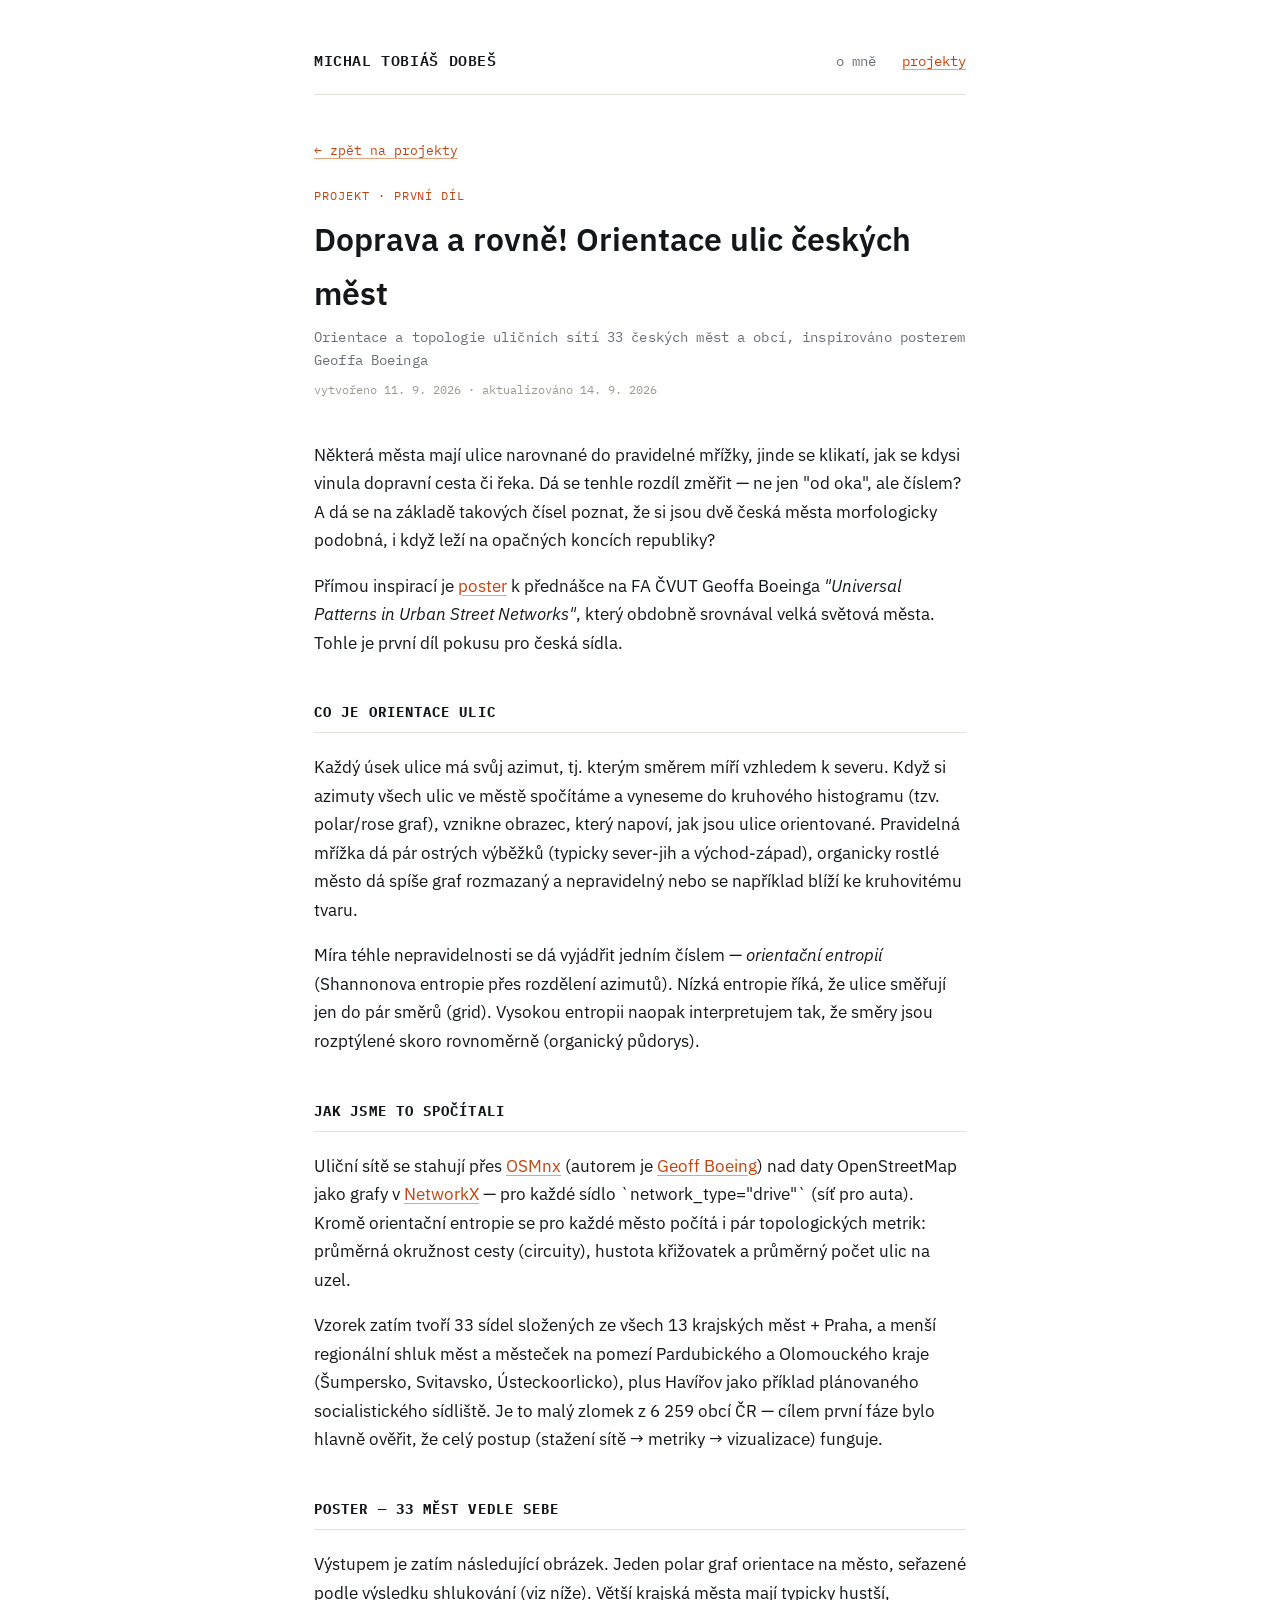
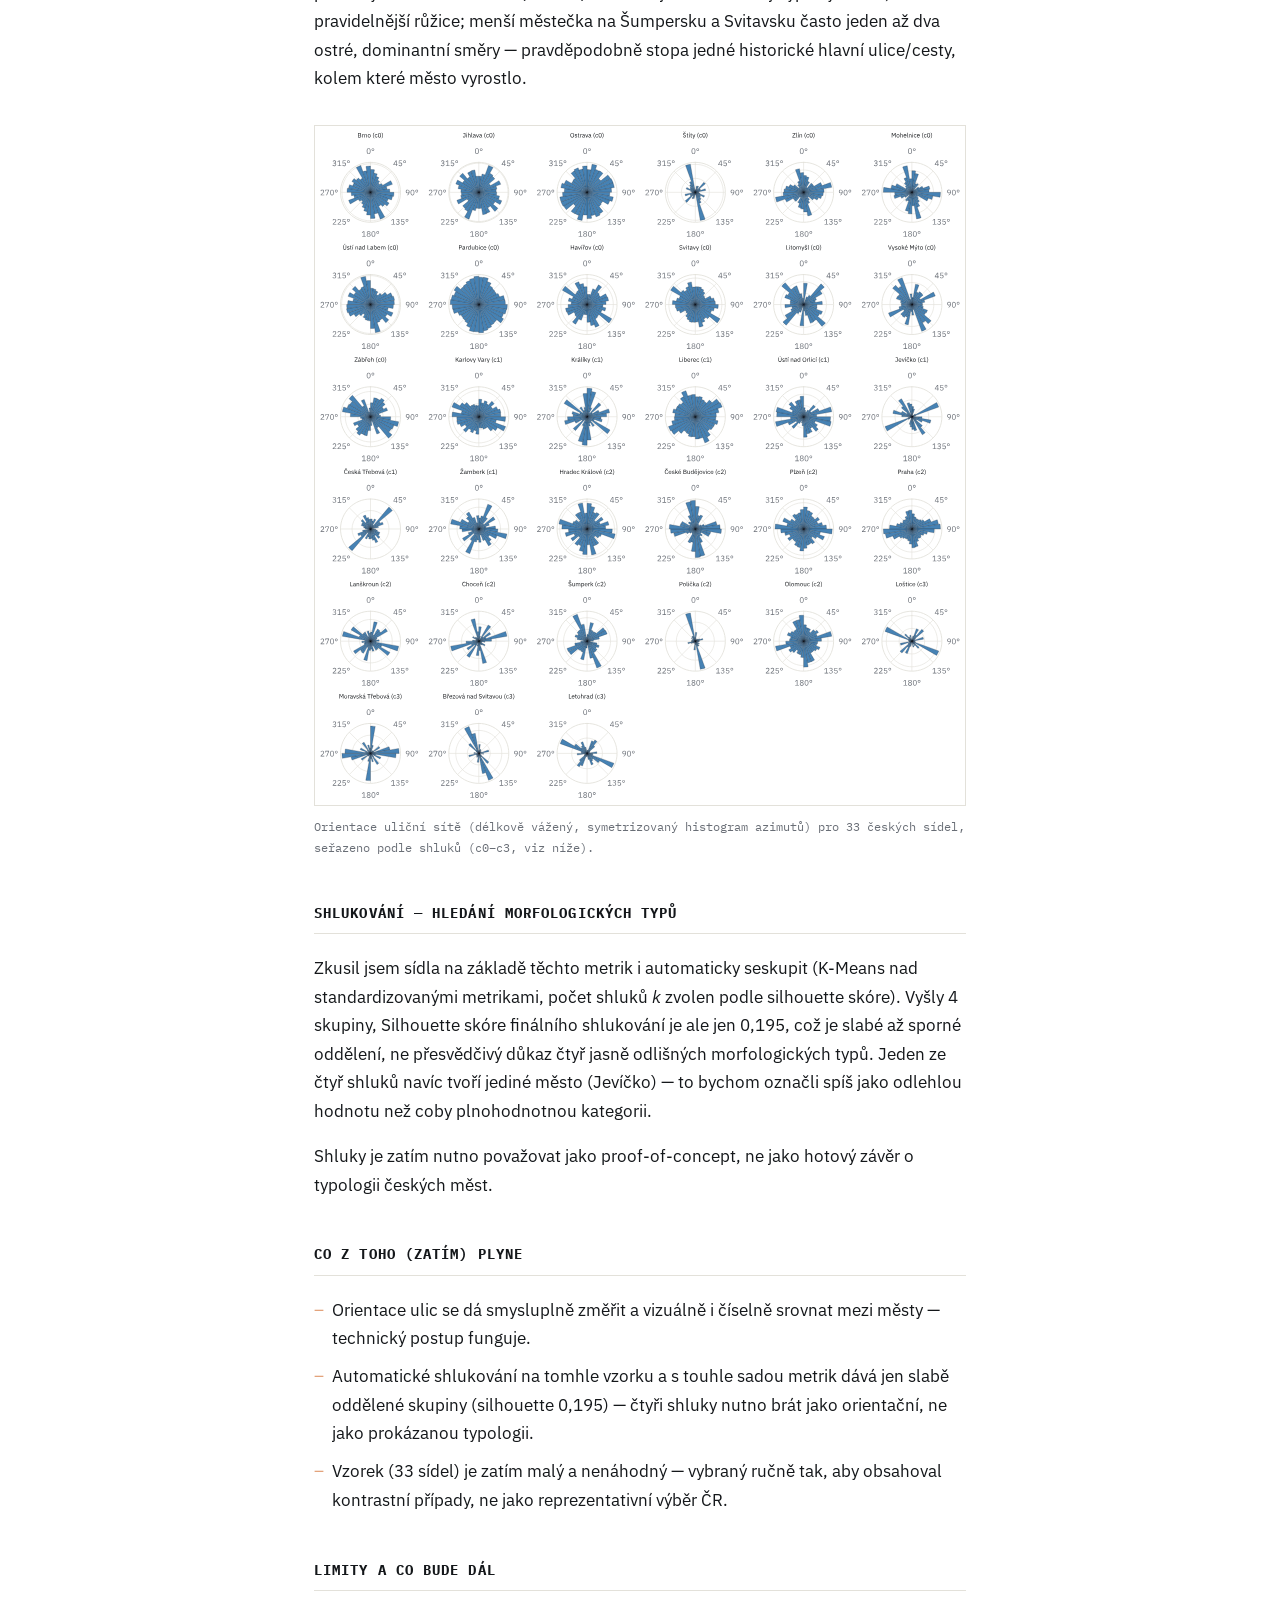
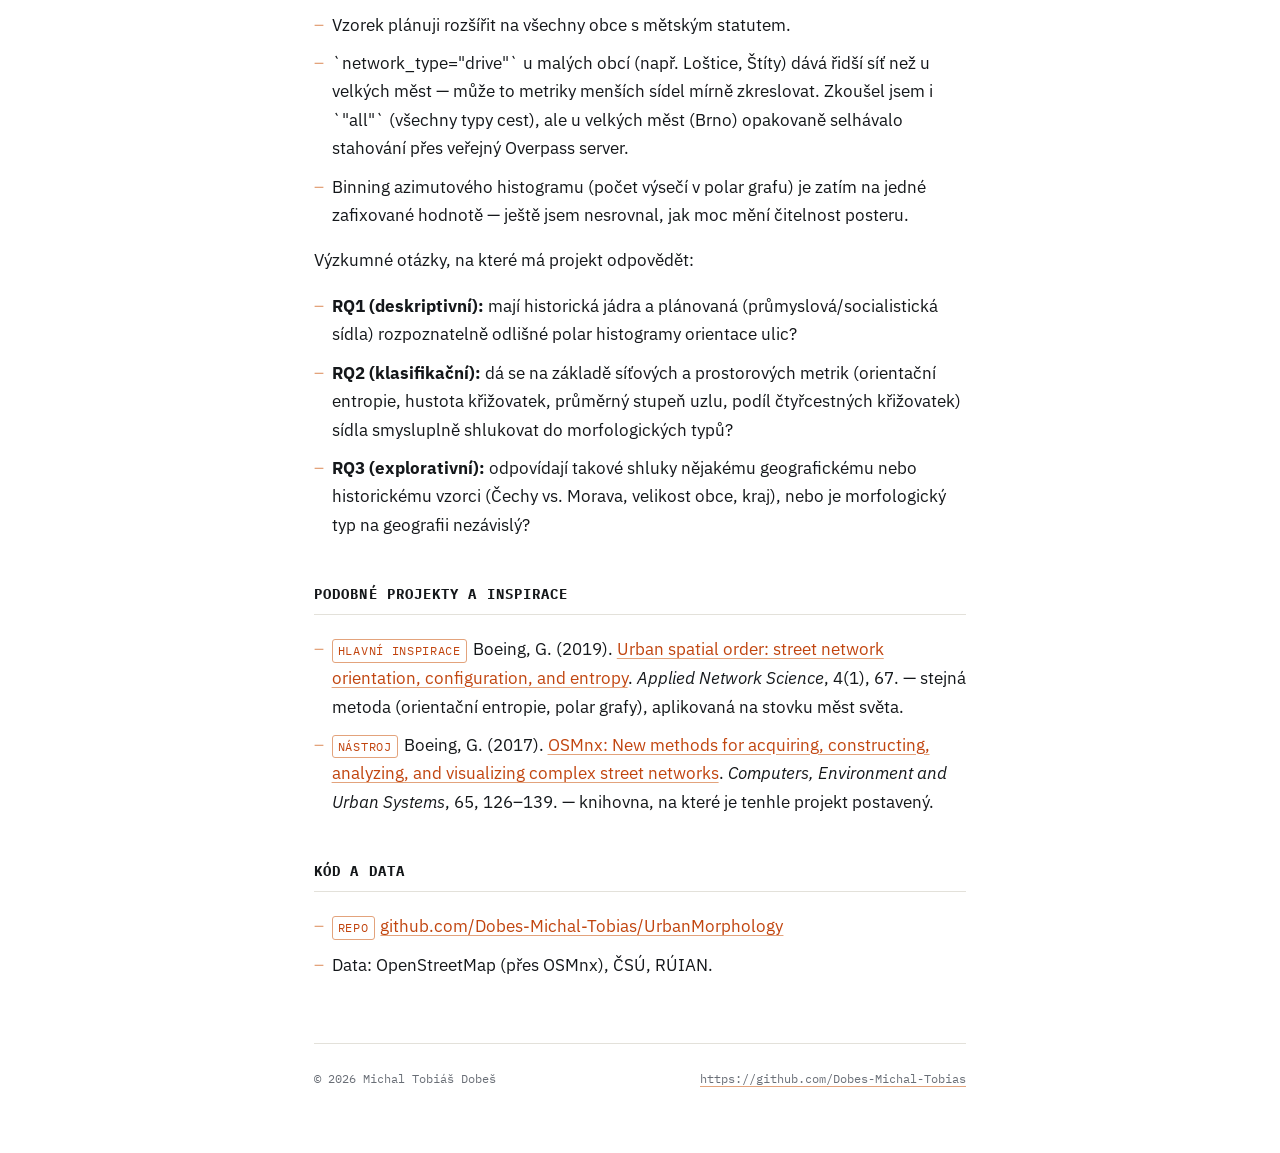
<file: projekty/urban-morphology.html>
<!doctype html>
<html lang="cs">
<head>
<meta charset="utf-8">
<meta name="viewport" content="width=device-width, initial-scale=1">
<title>Kolik řádu je v ulicích českých měst? — Michal Tobiáš Dobeš</title>
<meta name="description" content="Orientace a topologie uličních sítí 33 českých měst a obcí, inspirováno posterem Geoffa Boeinga o městském prostorovém řádu — první díl rozpracovaného projektu.">
<link rel="icon" href="../assets/favicon.svg" type="image/svg+xml">
<meta property="og:type" content="article">
<meta property="og:locale" content="cs_CZ">
<meta property="og:title" content="Kolik řádu je v ulicích českých měst? — Michal Tobiáš Dobeš">
<meta property="og:description" content="Orientace a topologie uličních sítí 33 českých měst a obcí, inspirováno posterem Geoffa Boeinga o městském prostorovém řádu — první díl rozpracovaného projektu.">
<meta name="twitter:card" content="summary">
<link rel="preconnect" href="https://fonts.googleapis.com">
<link rel="preconnect" href="https://fonts.gstatic.com" crossorigin>
<link href="https://fonts.googleapis.com/css2?family=IBM+Plex+Mono:wght@400;500;600&family=IBM+Plex+Sans:wght@400;500;600;700&display=swap" rel="stylesheet">
<link rel="stylesheet" href="../styles.css">
<style>
  .figure { margin: 2rem 0; }
  .figure img { width: 100%; display: block; border: 1px solid var(--rule); }
  .figure-caption { font-family: var(--font-mono); font-size: .78rem; color: var(--muted); margin-top: .6rem; }
  .back-link { font-family: var(--font-mono); font-size: .8rem; margin-bottom: 1.5rem; display: inline-block; }
  .stat-highlight { font-family: var(--font-mono); font-size: 1.1rem; text-align: center; margin: 1.5rem 0; }
</style>
<script data-goatcounter="https://michaltobiasdobes.goatcounter.com/count" async src="//gc.zgo.at/count.js"></script>
</head>
<body>
<div class="wrap">

<header class="site">
  <div class="site-name"><a href="../index.html">Michal Tobiáš Dobeš</a></div>
  <nav class="site-nav" aria-label="Hlavní navigace">
    <a href="../index.html">o mně</a>
    <a href="../projekty.html" aria-current="page">projekty</a>
  </nav>
</header>

<main>
  <a class="back-link" href="../projekty.html">&larr; zpět na projekty</a>

  <p class="eyebrow">Projekt · první díl</p>
  <h1 class="page-title">Doprava a rovně! Orientace ulic českých měst</h1>
  <p class="subtitle with-dates">Orientace a topologie uličních sítí 33 českých měst a obcí, inspirováno posterem Geoffa Boeinga</p>
  <p class="page-dates">vytvořeno 11. 9. 2026 · aktualizováno 14. 9. 2026</p>

  <section class="block">
    <p>Některá města mají ulice narovnané do pravidelné mřížky, jinde se klikatí, jak se kdysi vinula dopravní cesta či řeka. Dá se tenhle rozdíl změřit — ne jen "od oka", ale číslem? A dá se na základě takových čísel poznat, že si jsou dvě česká města morfologicky podobná, i když leží na opačných koncích republiky?</p>
    <p>Přímou inspirací je <a href="https://www.fa.cvut.cz/cs/aktualne/144447-prednaska-geoff-boeing-universal-patterns-in-urban-street-networks" target="_blank" rel="noopener noreferrer">poster</a> k přednášce na FA ČVUT Geoffa Boeinga <em>"Universal Patterns in Urban Street Networks"</em>, který obdobně srovnával velká světová města. Tohle je první díl pokusu pro česká sídla.</p>
  </section>

  <section class="block">
    <h2 class="section-label">co je orientace ulic</h2>
    <p>Každý úsek ulice má svůj azimut, tj. kterým směrem míří vzhledem k severu. Když si azimuty všech ulic ve městě spočítáme a vyneseme do kruhového histogramu (tzv. polar/rose graf), vznikne obrazec, který napoví, jak jsou ulice orientované. Pravidelná mřížka dá pár ostrých výběžků (typicky sever-jih a východ-západ), organicky rostlé město dá spíše graf rozmazaný a nepravidelný nebo se například blíží ke kruhovitému tvaru.</p>
    <p>Míra téhle nepravidelnosti se dá vyjádřit jedním číslem — <em>orientační entropií</em> (Shannonova entropie přes rozdělení azimutů). Nízká entropie říká, že ulice směřují jen do pár směrů (grid). Vysokou entropii naopak interpretujem tak, že směry jsou rozptýlené skoro rovnoměrně (organický půdorys).</p>
  </section>

  <section class="block">
    <h2 class="section-label">jak jsme to spočítali</h2>
    <p>Uliční sítě se stahují přes <a href="https://osmnx.readthedocs.io/" target="_blank" rel="noopener noreferrer">OSMnx</a> (autorem je <a href="https://geoffboeing.com" target="_blank" rel="noopener noreferrer">Geoff Boeing</a>) nad daty OpenStreetMap jako grafy v <a href="https://networkx.org/" target="_blank" rel="noopener noreferrer">NetworkX</a> — pro každé sídlo `network_type="drive"` (síť pro auta). Kromě orientační entropie se pro každé město počítá i pár topologických metrik: průměrná okružnost cesty (circuity), hustota křižovatek a průměrný počet ulic na uzel.</p>
    <p>Vzorek zatím tvoří 33 sídel složených ze všech 13 krajských měst + Praha, a menší regionální shluk měst a městeček na pomezí Pardubického a Olomouckého kraje (Šumpersko, Svitavsko, Ústeckoorlicko), plus Havířov jako příklad plánovaného socialistického sídliště. Je to malý zlomek z 6 259 obcí ČR — cílem první fáze bylo hlavně ověřit, že celý postup (stažení sítě → metriky → vizualizace) funguje.</p>
  </section>

  <section class="block">
    <h2 class="section-label">poster — 33 měst vedle sebe</h2>
    <p>Výstupem je zatím následující obrázek. Jeden polar graf orientace na město, seřazené podle výsledku shlukování (viz níže). Větší krajská města mají typicky hustší, pravidelnější růžice; menší městečka na Šumpersku a Svitavsku často jeden až dva ostré, dominantní směry — pravděpodobně stopa jedné historické hlavní ulice/cesty, kolem které město vyrostlo.</p>

    <div class="figure">
      <img src="../assets/img/urbanmorfologie/poster-orientace-ulic.svg" alt="Mřížka 33 polar grafů orientace uličních sítí českých měst a obcí, seřazená podle shluku">
      <p class="figure-caption">Orientace uliční sítě (délkově vážený, symetrizovaný histogram azimutů) pro 33 českých sídel, seřazeno podle shluků (c0–c3, viz níže).</p>
    </div>
  </section>

  <section class="block">
    <h2 class="section-label">shlukování — hledání morfologických typů</h2>
    <p>Zkusil jsem sídla na základě těchto metrik i automaticky seskupit (K-Means nad standardizovanými metrikami, počet shluků <em>k</em> zvolen podle silhouette skóre). Vyšly 4 skupiny, Silhouette skóre finálního shlukování je ale jen 0,195, což je slabé až sporné oddělení, ne přesvědčivý důkaz čtyř jasně odlišných morfologických typů. Jeden ze čtyř shluků navíc tvoří jediné město (Jevíčko) — to bychom označli spíš jako odlehlou hodnotu než coby plnohodnotnou kategorii.</p>
    <p>Shluky je zatím nutno považovat jako proof-of-concept, ne jako hotový závěr o typologii českých měst.</p>
  </section>

  <section class="block">
    <h2 class="section-label">co z toho (zatím) plyne</h2>
    <ul class="plain">
      <li>Orientace ulic se dá smysluplně změřit a vizuálně i číselně srovnat mezi městy — technický postup funguje.</li>
      <li>Automatické shlukování na tomhle vzorku a s touhle sadou metrik dává jen slabě oddělené skupiny (silhouette 0,195) — čtyři shluky nutno brát jako orientační, ne jako prokázanou typologii.</li>
      <li>Vzorek (33 sídel) je zatím malý a nenáhodný — vybraný ručně tak, aby obsahoval kontrastní případy, ne jako reprezentativní výběr ČR.</li>
    </ul>
  </section>

  <section class="block">
    <h2 class="section-label">limity a co bude dál</h2>
    <ul class="plain">
      <li>Vzorek plánuji rozšířit na všechny obce s mětským statutem.</li>
      <li>`network_type="drive"` u malých obcí (např. Loštice, Štíty) dává řidší síť než u velkých měst — může to metriky menších sídel mírně zkreslovat. Zkoušel jsem i `"all"` (všechny typy cest), ale u velkých měst (Brno) opakovaně selhávalo stahování přes veřejný Overpass server.</li>
      <li>Binning azimutového histogramu (počet výsečí v polar grafu) je zatím na jedné zafixované hodnotě — ještě jsem nesrovnal, jak moc mění čitelnost posteru.</li>
    </ul>
    <p>Výzkumné otázky, na které má projekt odpovědět:</p>
    <ul class="plain">
      <li><strong>RQ1 (deskriptivní):</strong> mají historická jádra a plánovaná (průmyslová/socialistická sídla) rozpoznatelně odlišné polar histogramy orientace ulic?</li>
      <li><strong>RQ2 (klasifikační):</strong> dá se na základě síťových a prostorových metrik (orientační entropie, hustota křižovatek, průměrný stupeň uzlu, podíl čtyřcestných křižovatek) sídla smysluplně shlukovat do morfologických typů?</li>
      <li><strong>RQ3 (explorativní):</strong> odpovídají takové shluky nějakému geografickému nebo historickému vzorci (Čechy vs. Morava, velikost obce, kraj), nebo je morfologický typ na geografii nezávislý?</li>
    </ul>
  </section>

  <section class="block">
    <h2 class="section-label">podobné projekty a inspirace</h2>
    <ul class="plain">
      <li><span class="tag">hlavní inspirace</span>Boeing, G. (2019). <a href="https://geoffboeing.com/publications/urban-spatial-order-entropy/" target="_blank" rel="noopener noreferrer">Urban spatial order: street network orientation, configuration, and entropy</a>. <em>Applied Network Science</em>, 4(1), 67. — stejná metoda (orientační entropie, polar grafy), aplikovaná na stovku měst světa.</li>
      <li><span class="tag">nástroj</span>Boeing, G. (2017). <a href="https://doi.org/10.1016/j.compenvurbsys.2017.05.004" target="_blank" rel="noopener noreferrer">OSMnx: New methods for acquiring, constructing, analyzing, and visualizing complex street networks</a>. <em>Computers, Environment and Urban Systems</em>, 65, 126–139. — knihovna, na které je tenhle projekt postavený.</li>
    </ul>
  </section>

  <section class="block">
    <h2 class="section-label">kód a data</h2>
    <ul class="plain">
      <li><span class="tag">repo</span><a href="https://github.com/Dobes-Michal-Tobias/UrbanMorphology" target="_blank" rel="noopener noreferrer">github.com/Dobes-Michal-Tobias/UrbanMorphology</a></li>
      <li>Data: OpenStreetMap (přes OSMnx), ČSÚ, RÚIAN.</li>
    </ul>
  </section>
</main>

<footer class="site">
  <span>© 2026 Michal Tobiáš Dobeš</span>
  <a href="https://github.com/Dobes-Michal-Tobias" target="_blank" rel="noopener noreferrer">https://github.com/Dobes-Michal-Tobias</a>
</footer>

</div>
</body>
</html>
</file>
<file: styles.css>
/* Michal Tobiáš Dobeš — osobní web
   Token system: bílé pozadí, černý sans text, terakotová akcentní barva, IBM Plex Mono pro štítky/metadata */

:root {
  --bg: #ffffff;
  --ink: #14171a;
  --accent: #c1440e;
  --accent-soft: #e3a37c;
  --muted: #696e76;
  --rule: #e3e1da;
  --placeholder: #9a9a92;
  --max-width: 700px;
  --font-mono: 'IBM Plex Mono', ui-monospace, SFMono-Regular, Menlo, monospace;
  --font-sans: 'IBM Plex Sans', system-ui, -apple-system, sans-serif;
}

* { box-sizing: border-box; }

html { scroll-behavior: smooth; }

body {
  margin: 0;
  background: var(--bg);
  color: var(--ink);
  font-family: var(--font-sans);
  font-size: 1.05rem;
  line-height: 1.7;
  -webkit-font-smoothing: antialiased;
}

a {
  color: var(--accent);
  text-decoration: underline;
  text-decoration-color: var(--accent-soft);
  text-underline-offset: 3px;
}
a:hover { text-decoration-color: var(--accent); }
a:focus-visible, button:focus-visible {
  outline: 2px solid var(--accent);
  outline-offset: 3px;
}

.wrap {
  max-width: var(--max-width);
  margin: 0 auto;
  padding: 3rem 1.5rem 4rem;
}

/* Header */
header.site {
  display: flex;
  justify-content: space-between;
  align-items: baseline;
  flex-wrap: wrap;
  gap: .75rem 1.5rem;
  padding-bottom: 1.25rem;
  border-bottom: 1px solid var(--rule);
  margin-bottom: 2.5rem;
}
.site-name {
  font-family: var(--font-mono);
  font-weight: 600;
  letter-spacing: .04em;
  font-size: .95rem;
  text-transform: uppercase;
}
.site-name a { color: var(--ink); text-decoration: none; }

nav.site-nav { font-family: var(--font-mono); font-size: .85rem; }
nav.site-nav a {
  margin-right: 1.1rem;
  text-decoration: none;
  color: var(--muted);
}
nav.site-nav a:last-child { margin-right: 0; }
nav.site-nav a:hover,
nav.site-nav a[aria-current="page"] {
  color: var(--accent);
  text-decoration: underline;
  text-decoration-color: var(--accent-soft);
}

.lang-switch { font-family: var(--font-mono); font-size: .8rem; }
.lang-switch a { text-decoration: none; color: var(--muted); }
.lang-switch a.active { color: var(--ink); font-weight: 600; }
.lang-switch span { color: var(--rule); margin: 0 .25em; }

/* Page heading block */
.eyebrow {
  font-family: var(--font-mono);
  font-size: .75rem;
  letter-spacing: .08em;
  text-transform: uppercase;
  color: var(--accent);
  margin: 0 0 .35rem;
}
h1.page-title {
  font-family: var(--font-sans);
  font-weight: 600;
  font-size: 2rem;
  margin: 0 0 .35rem;
}
.subtitle {
  font-family: var(--font-mono);
  font-size: .85rem;
  color: var(--muted);
  margin: 0 0 2.5rem;
  letter-spacing: .01em;
}
.subtitle.with-dates { margin-bottom: .5rem; }

.page-dates {
  font-family: var(--font-mono);
  font-size: .75rem;
  color: var(--placeholder);
  margin: 0 0 2.5rem;
}

/* Section blocks */
section.block { margin-bottom: 2.75rem; }
h2.section-label {
  font-family: var(--font-mono);
  font-size: .85rem;
  letter-spacing: .08em;
  text-transform: uppercase;
  color: var(--ink);
  border-bottom: 1px solid var(--rule);
  padding-bottom: .5rem;
  margin: 0 0 1.25rem;
}

ul.plain { list-style: none; padding: 0; margin: 0; }
ul.plain li { position: relative; padding-left: 1.1rem; margin-bottom: .6rem; }
ul.plain li::before { content: "–"; position: absolute; left: 0; color: var(--accent-soft); }

/* NLP-annotation style tag — the page's signature element */
.tag {
  display: inline-block;
  font-family: var(--font-mono);
  font-size: .72rem;
  letter-spacing: .06em;
  text-transform: uppercase;
  color: var(--accent);
  border: 1px solid var(--accent-soft);
  border-radius: 3px;
  padding: .1em .45em;
  margin-right: .5em;
}

/* Sort control (project list) */
.sort-control {
  font-family: var(--font-mono);
  font-size: .8rem;
  color: var(--muted);
  margin: 0 0 1.5rem;
}
.sort-control .sort-btn {
  font-family: var(--font-mono);
  font-size: .8rem;
  background: none;
  border: none;
  padding: 0;
  margin: 0 .15em;
  cursor: pointer;
  color: var(--muted);
}
.sort-control .sort-btn:hover { color: var(--accent); }
.sort-control .sort-btn.active { color: var(--ink); font-weight: 600; text-decoration: underline; text-decoration-color: var(--accent-soft); }
.sort-control .sep { color: var(--rule); }
.sort-control .sort-dir-btn {
  font-family: var(--font-mono);
  font-size: .8rem;
  background: none;
  border: none;
  padding: 0;
  margin-left: .6em;
  cursor: pointer;
  color: var(--ink);
  line-height: 1;
}
.sort-control .sort-dir-btn:hover { color: var(--accent); }

/* Entry cards (projects / courses) */
.entry { padding: 1.4rem 0; border-bottom: 1px solid var(--rule); }
.entry:last-child { border-bottom: none; }
.entry-meta { font-family: var(--font-mono); font-size: .78rem; color: var(--muted); margin: 0 0 .5rem; }
.entry-title { font-size: 1.2rem; font-weight: 600; margin: 0 0 .5rem; }
.entry-desc { margin: 0 0 .7rem; }
.entry-link { font-family: var(--font-mono); font-size: .85rem; margin: 0; }

.placeholder { color: var(--placeholder); font-style: italic; }

/* Footer */
footer.site {
  margin-top: 4rem;
  padding-top: 1.5rem;
  border-top: 1px solid var(--rule);
  font-family: var(--font-mono);
  font-size: .78rem;
  color: var(--muted);
  display: flex;
  justify-content: space-between;
  flex-wrap: wrap;
  gap: .5rem 1rem;
}
footer.site a { color: var(--muted); }

@media (max-width: 560px) {
  header.site { flex-direction: column; align-items: flex-start; }
  .wrap { padding: 2rem 1.25rem 3rem; }
  h1.page-title { font-size: 1.6rem; }
}
</file>
<file: assets/holidaycalc/holidaycalc-widget.css>
/* "Tvůj školní rok" widget. Uses the site's CSS variables (--rule, --muted, --ink,
   --font-mono); data colours are the HolidayCalc palette (src/viz.py). */
.hc-app { border: 1px solid var(--rule); padding: 1.5rem; }
.hc-controls { display: flex; flex-wrap: wrap; gap: 1.5rem; margin-bottom: 1rem; }
.hc-label { display: block; font-family: var(--font-mono); font-size: .78rem; text-transform: uppercase;
            letter-spacing: .04em; color: var(--muted); margin-bottom: .4rem; }
.hc-controls label { min-width: 0; max-width: 100%; }
.hc-controls select { max-width: 100%; font-family: var(--font-mono); font-size: .95rem; padding: .35em .5em;
                      border: 1px solid var(--rule); background: var(--bg); color: var(--ink); }
.hc-legend { display: flex; flex-wrap: wrap; gap: .4rem 1.1rem; font-family: var(--font-mono); font-size: .75rem;
             color: var(--muted); padding-bottom: 1rem; margin-bottom: 1rem; border-bottom: 1px solid var(--rule); }
.hc-legend i { display: inline-block; width: .85rem; height: .85rem; margin-right: .35rem; vertical-align: -2px; }
.hc-calendar { display: grid; grid-template-columns: repeat(auto-fill, minmax(min(140px, 100%), 1fr)); gap: 1rem .9rem; }
.hc-month-name { font-family: var(--font-mono); font-size: .75rem; text-transform: uppercase; letter-spacing: .04em;
                 color: var(--muted); margin: 0 0 .3rem; }
.hc-grid { display: grid; grid-template-columns: repeat(7, 1fr); gap: 2px; }
.hc-wd { font-family: var(--font-mono); font-size: .62rem; color: var(--muted); text-align: center; }
.hc-day { font-family: var(--font-mono); font-size: .68rem; text-align: center; line-height: 1.7; color: var(--ink); }
.hc-t { background: #69c2a4; }          /* vyučování */
.hc-b { background: #f4c54d; }          /* prázdniny */
.hc-h { background: #a885a6; } /* státní svátek */
.hc-w { background: #e4e3e1; }          /* víkend */
.hc-long { box-shadow: inset 0 0 0 2px #a61b57; } /* nejdelší úsek bez volna */
.hc-stats { display: grid; grid-template-columns: repeat(auto-fill, minmax(min(190px, 100%), 1fr)); gap: .8rem 1.2rem;
            margin-top: 1.4rem; padding-top: 1rem; border-top: 1px solid var(--rule); }
.hc-stat-label { display: block; font-family: var(--font-mono); font-size: .72rem; text-transform: uppercase;
                 letter-spacing: .04em; color: var(--muted); }
.hc-stat-value { font-size: .98rem; }
.hc-note { font-size: .85rem; color: var(--muted); margin-top: .8rem; }
.hc-note p { margin: .2rem 0; }
@media (max-width: 480px) {
  .hc-app { padding: 1rem .75rem; }
  .hc-calendar { gap: .8rem .6rem; }
  .hc-day { font-size: .62rem; }
}
</file>
